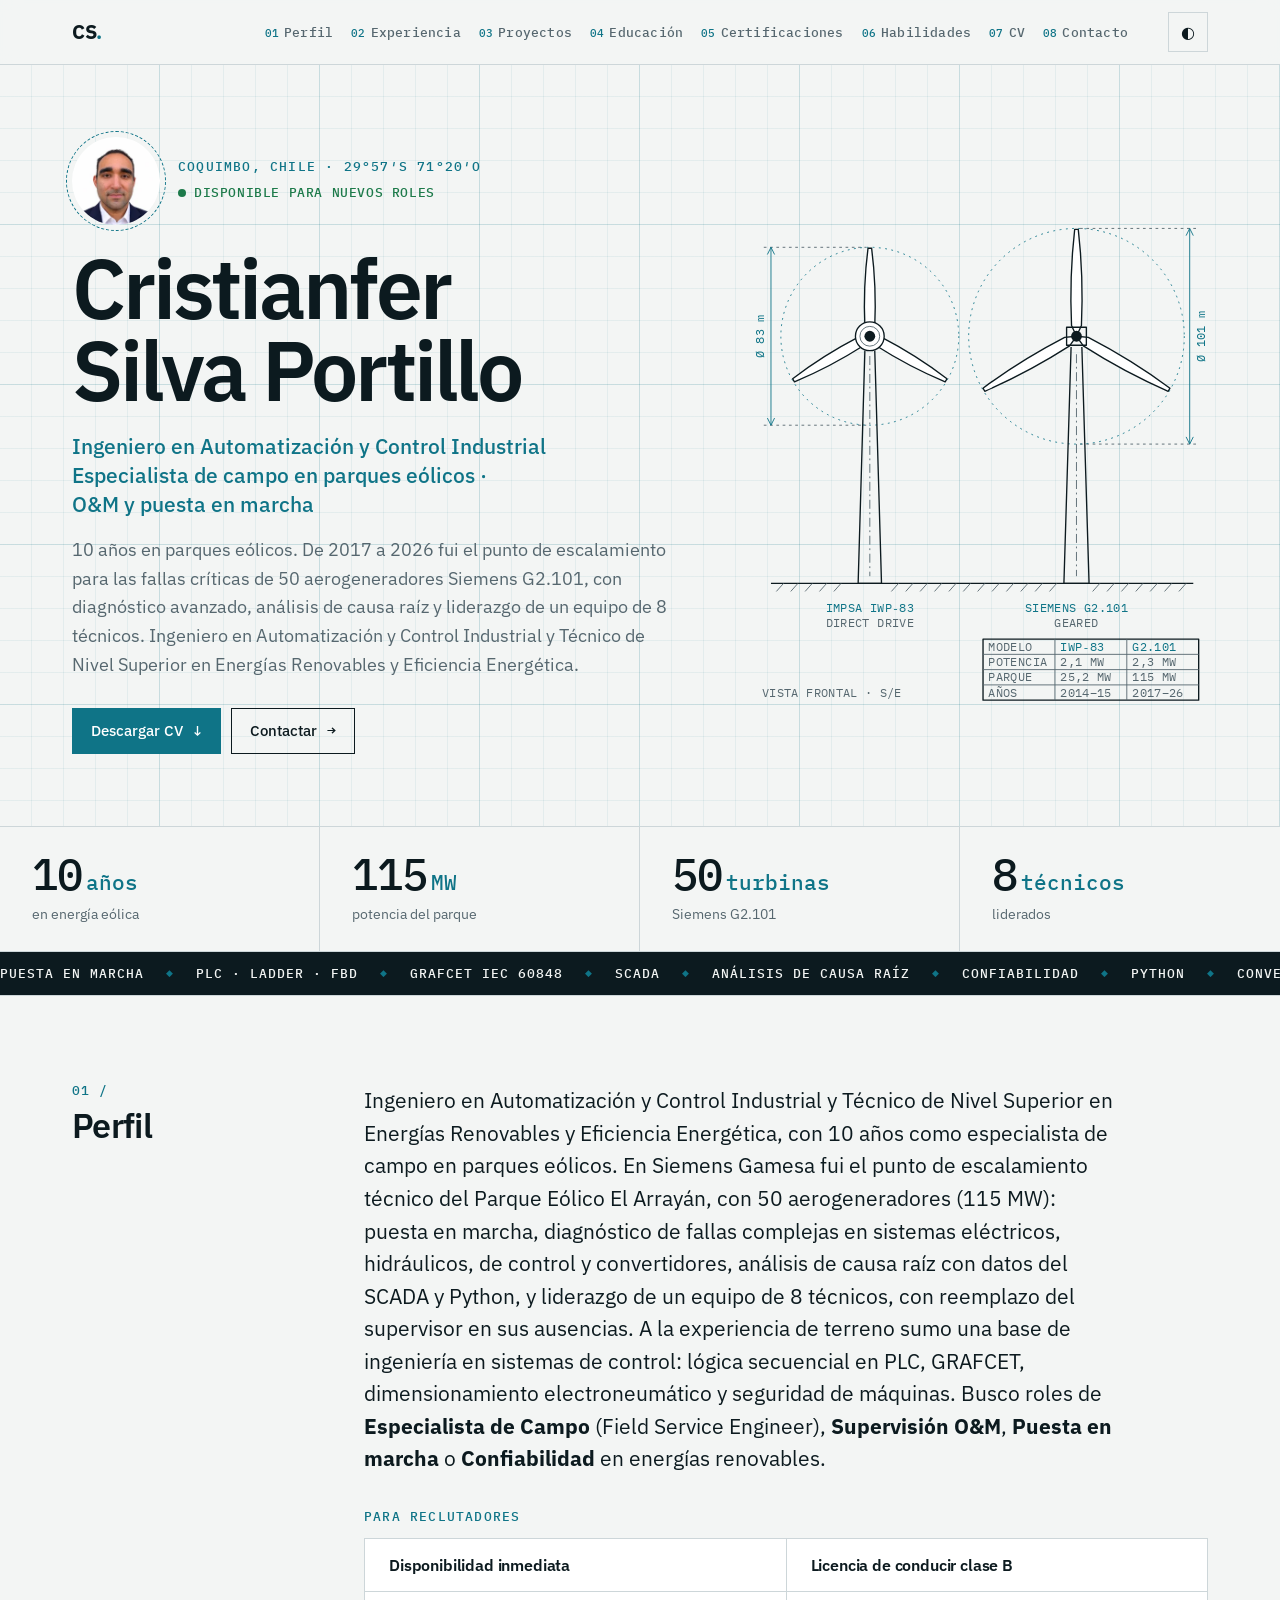
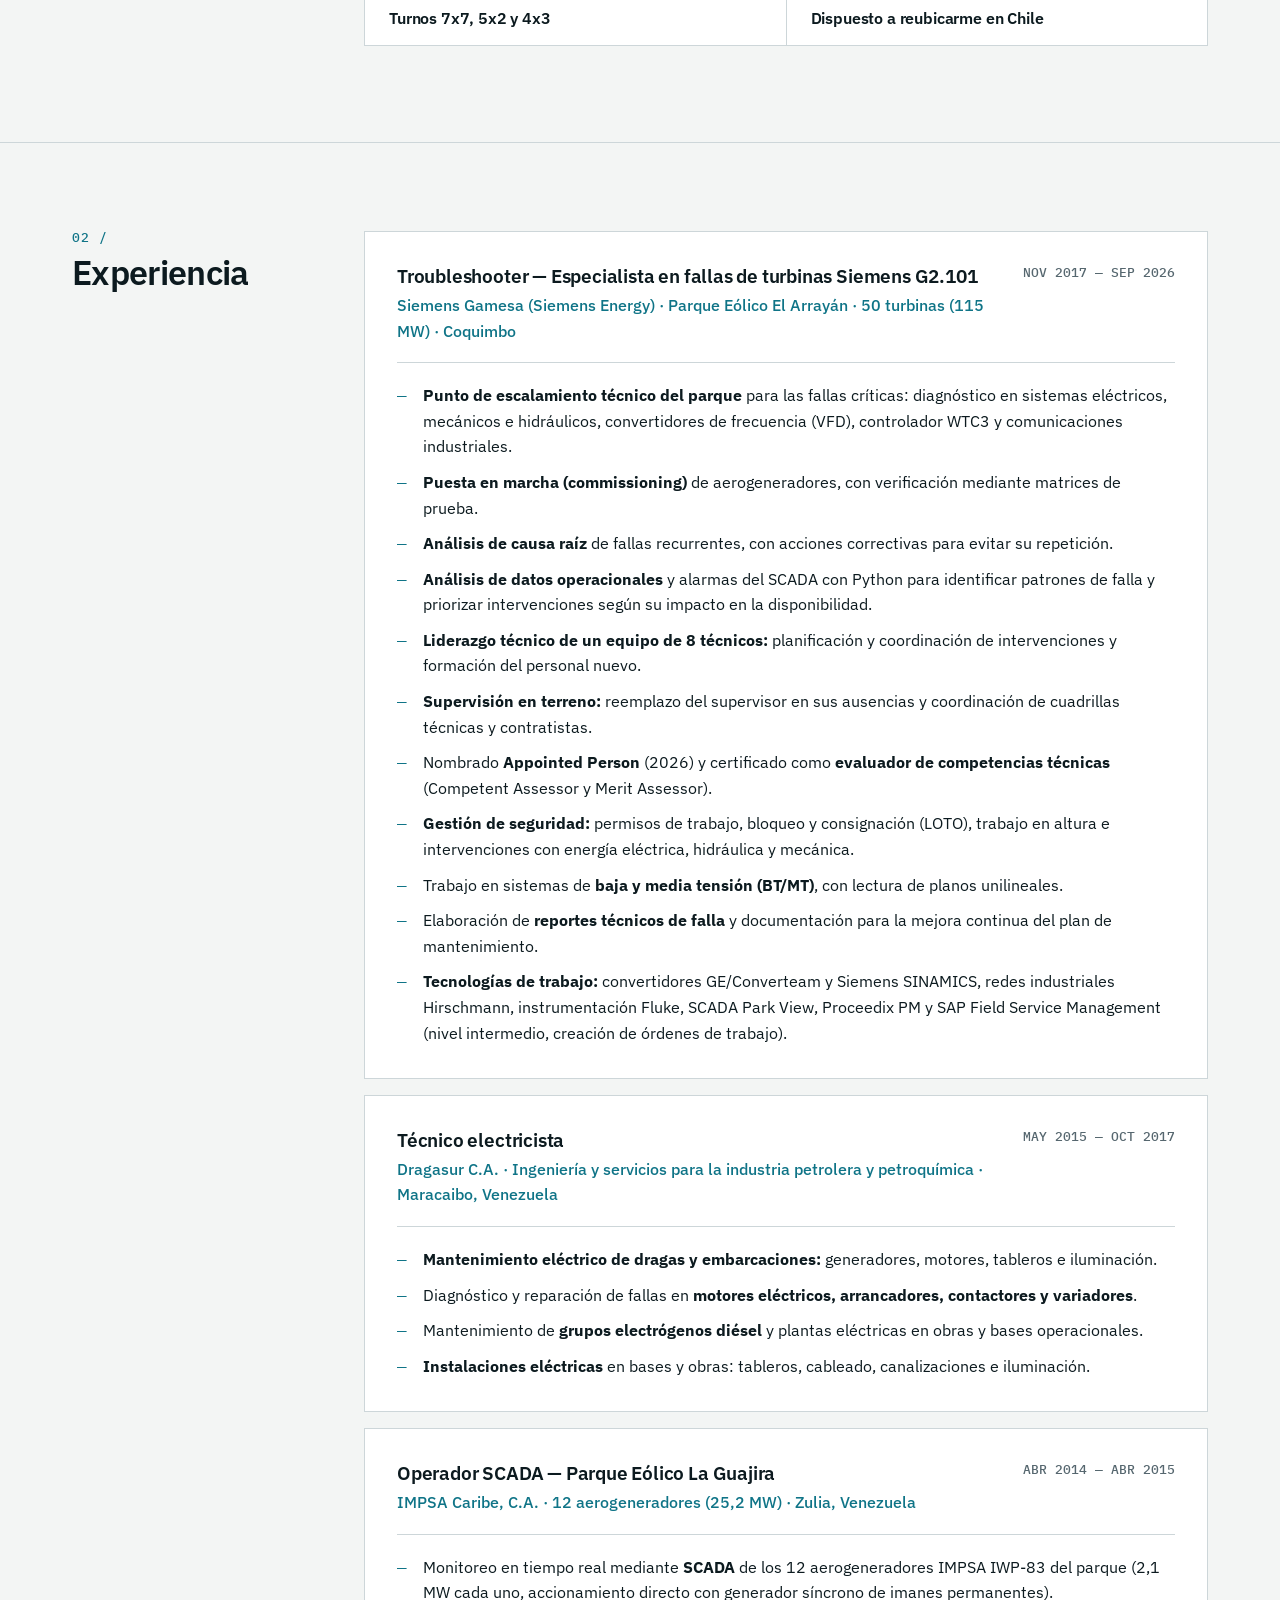
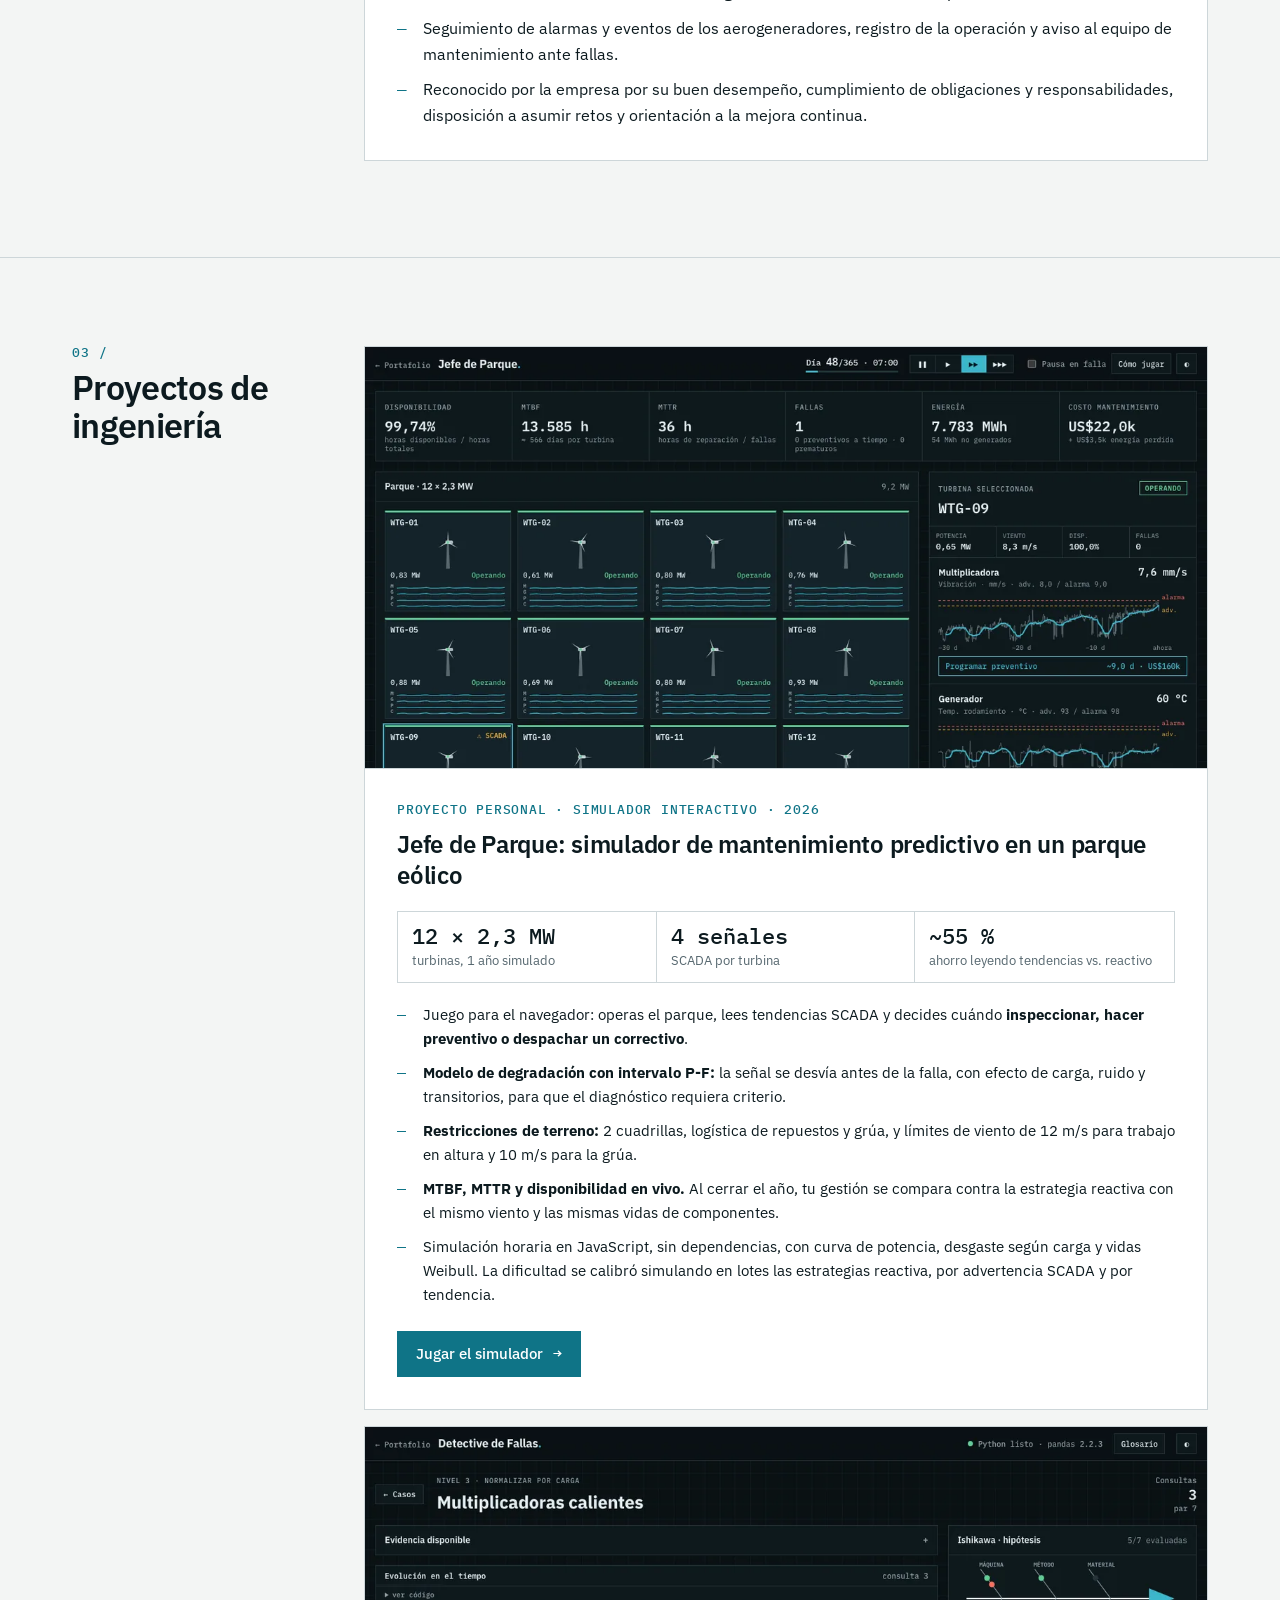
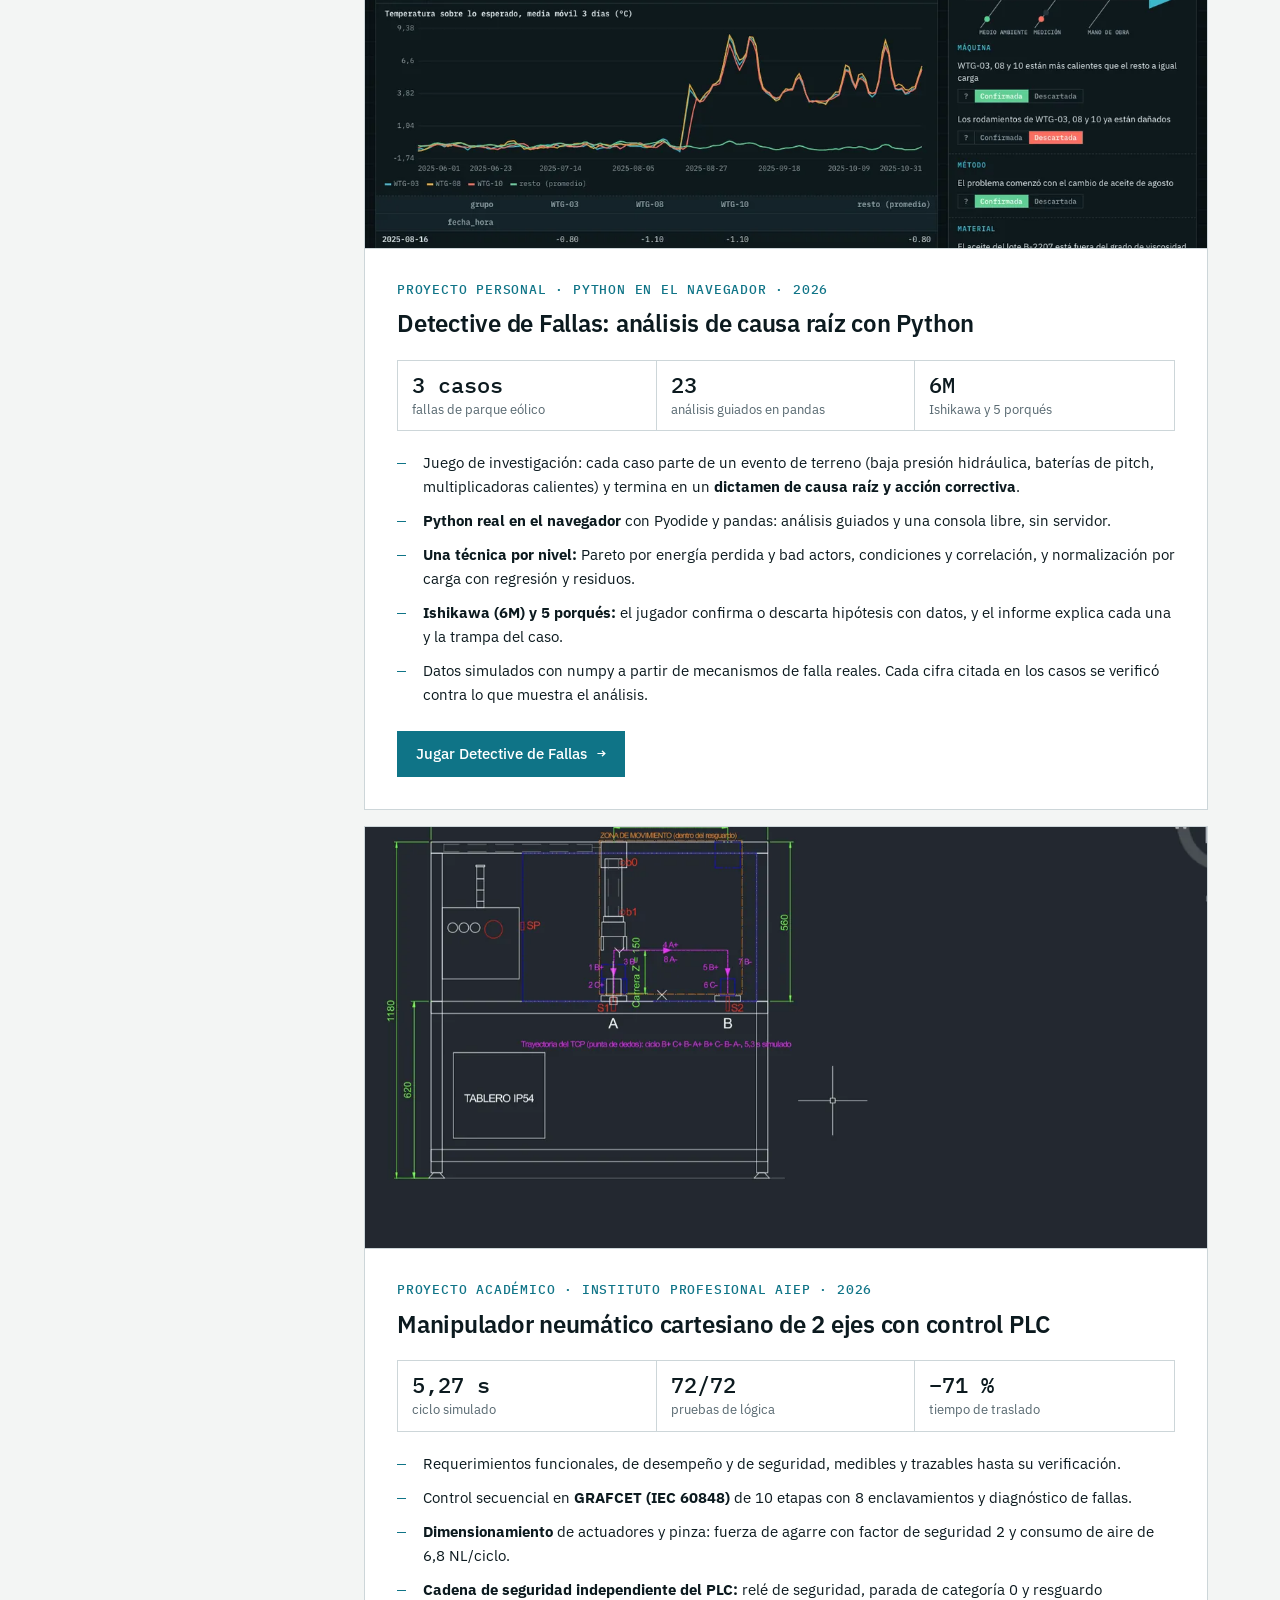
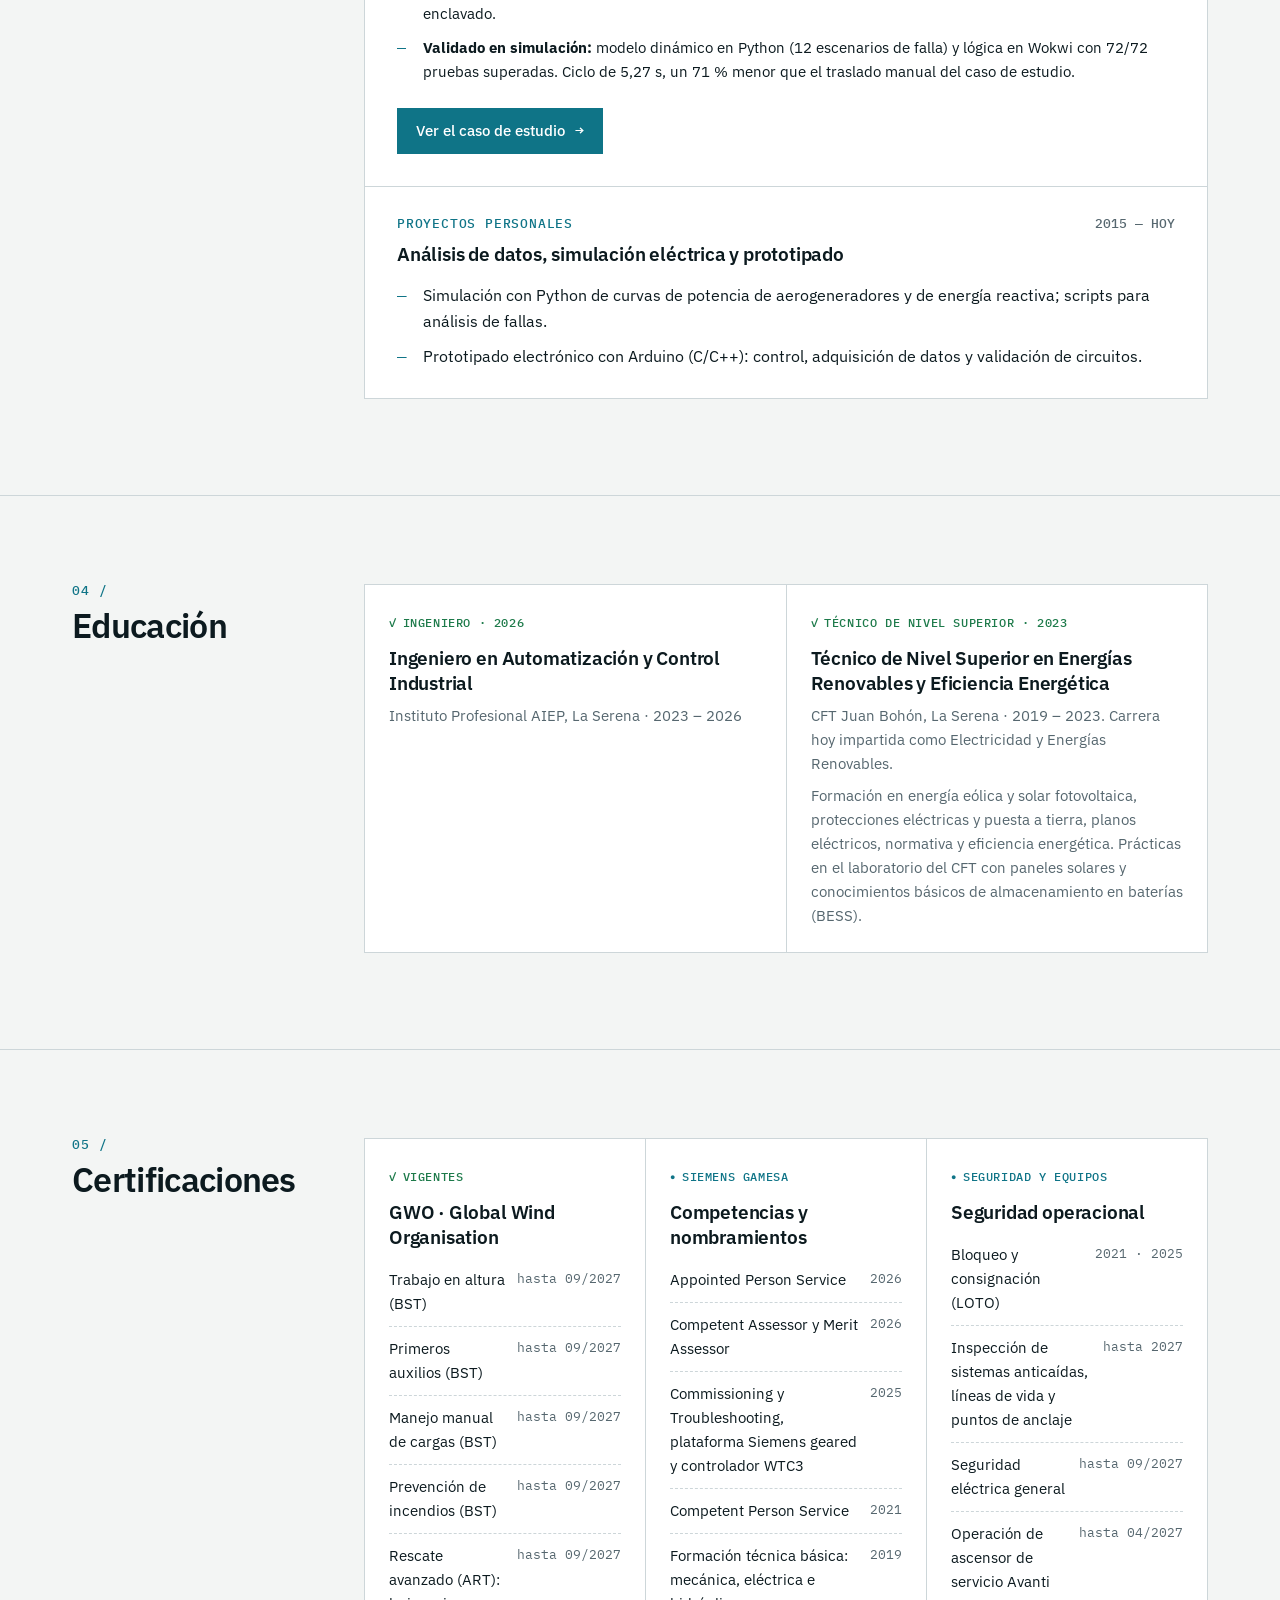
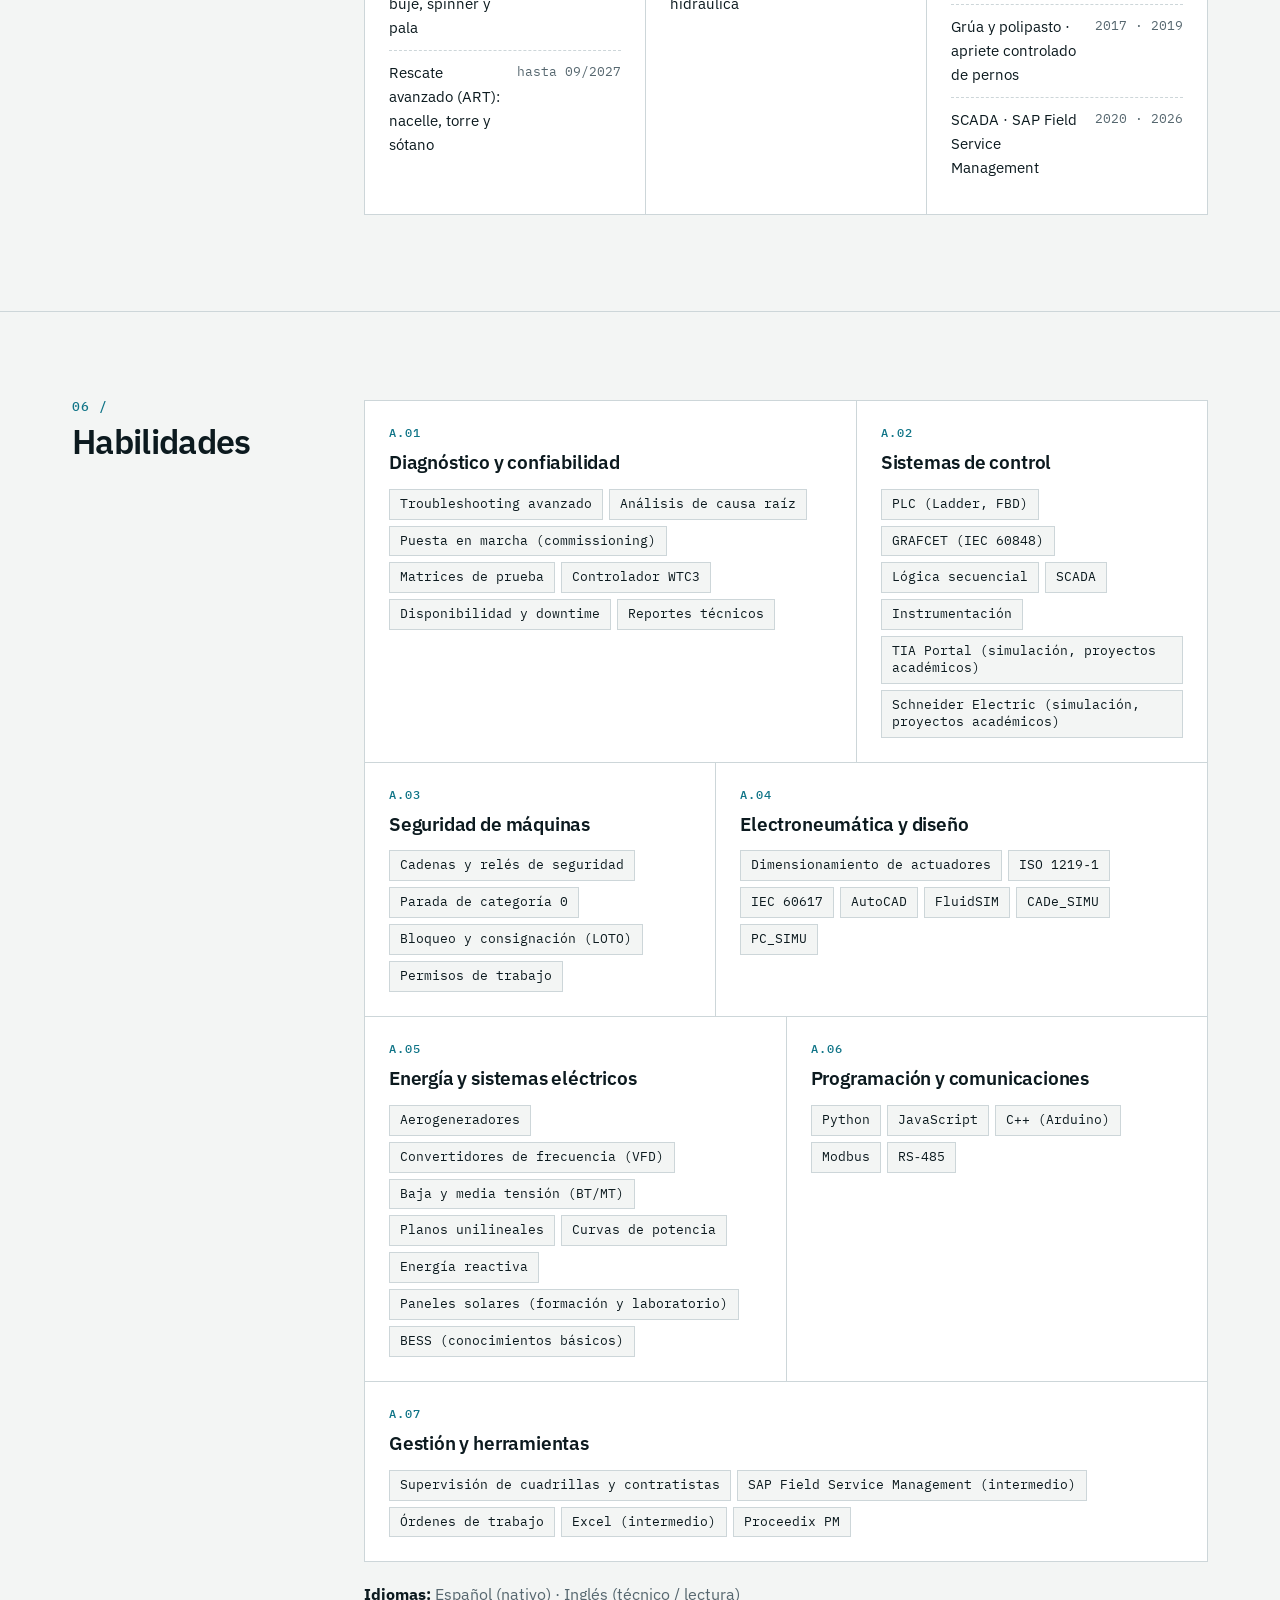
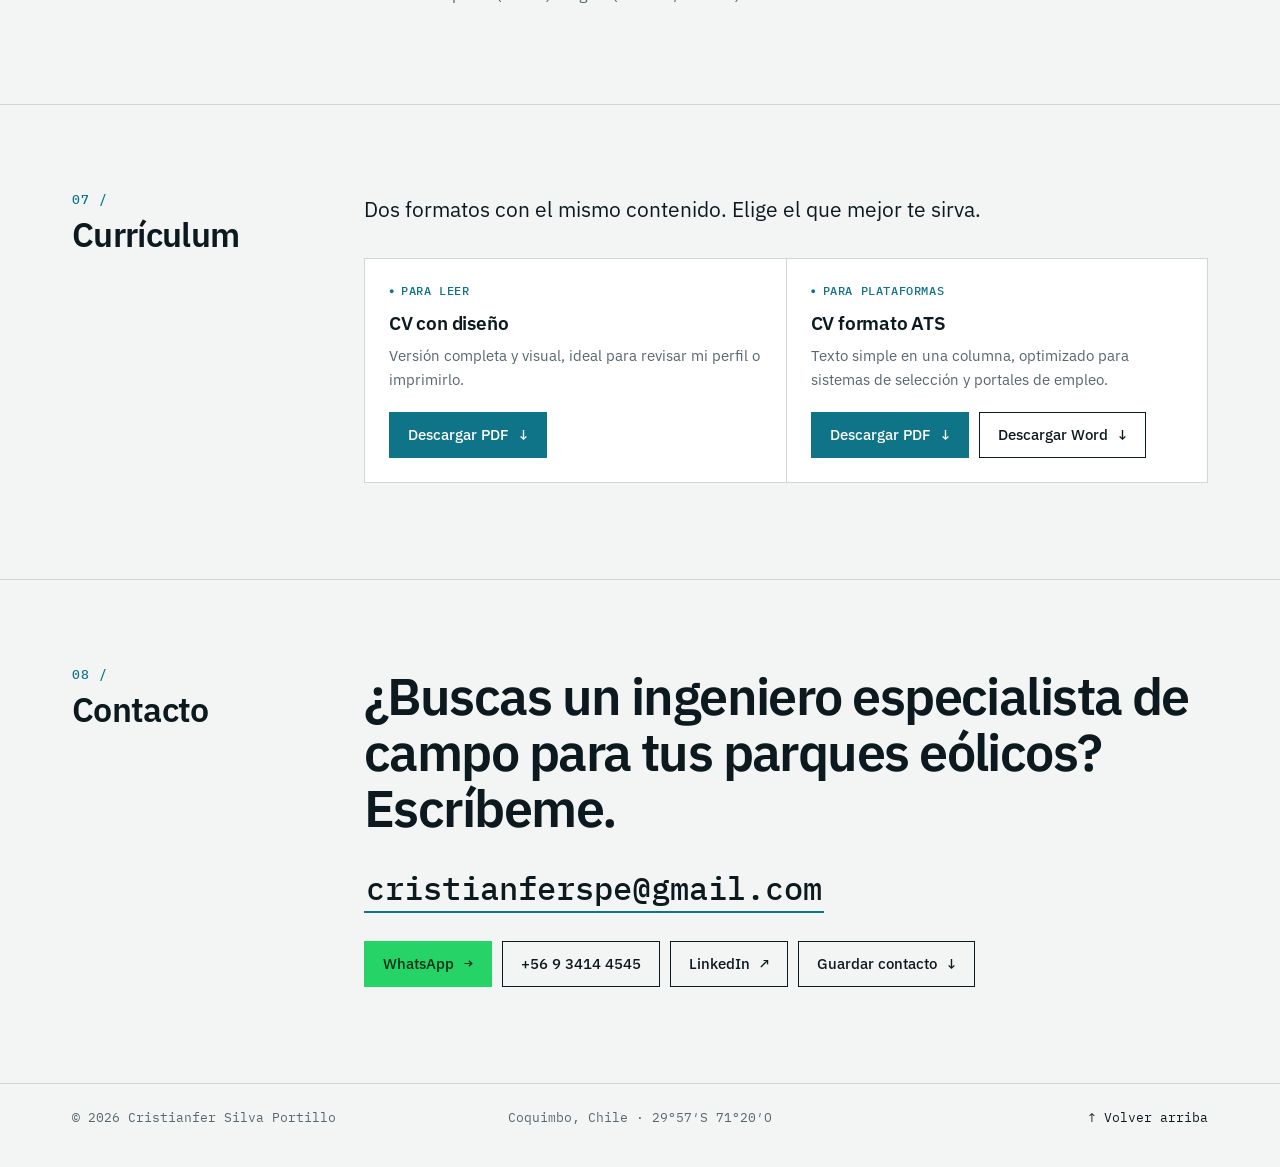
<file: index.html>
<!doctype html>
<html lang="es">
<head>
<meta charset="utf-8">
<meta name="viewport" content="width=device-width, initial-scale=1">
<title>Cristianfer Silva Portillo · Ingeniero en Automatización y Control Industrial · Especialista de campo en parques eólicos</title>
<meta name="description" content="Ingeniero en Automatización y Control Industrial y Técnico de Nivel Superior en Energías Renovables y Eficiencia Energética. Especialista de campo en parques eólicos, O&amp;M y puesta en marcha: 10 años en diagnóstico de fallas, análisis de causa raíz y confiabilidad de aerogeneradores Siemens G2.101. Coquimbo, Chile.">
<link rel="canonical" href="https://cristianferspe-ui.github.io/cristianferspe-ui/">
<meta property="og:type" content="website">
<meta property="og:title" content="Cristianfer Silva Portillo · Ingeniero en Automatización y Control Industrial · Especialista de campo en parques eólicos">
<meta property="og:description" content="10 años en parques eólicos: O&amp;M, puesta en marcha, diagnóstico de fallas críticas, análisis de causa raíz y confiabilidad de aerogeneradores. Ingeniero en Automatización y Control Industrial y Técnico de Nivel Superior en Energías Renovables.">
<meta property="og:url" content="https://cristianferspe-ui.github.io/cristianferspe-ui/">
<meta property="og:image" content="https://cristianferspe-ui.github.io/cristianferspe-ui/og.png?v=5">
<meta property="og:locale" content="es_CL">
<meta name="twitter:card" content="summary_large_image">
<meta name="theme-color" content="#0f7487">
<link rel="icon" href="data:image/svg+xml,<svg xmlns='http://www.w3.org/2000/svg' viewBox='0 0 32 32'><rect width='32' height='32' fill='%230f7487'/><text x='16' y='22' font-family='Arial' font-weight='700' font-size='15' fill='white' text-anchor='middle'>CS</text></svg>">
<link rel="preconnect" href="https://fonts.googleapis.com">
<link rel="preconnect" href="https://fonts.gstatic.com" crossorigin>
<link rel="stylesheet" href="https://fonts.googleapis.com/css2?family=IBM+Plex+Mono:wght@400;500;600&family=IBM+Plex+Sans:wght@400;500;600;700&display=swap">
<link rel="stylesheet" href="styles.css?v=20261121">
<script>
  // Aplica el tema guardado antes de pintar (evita el parpadeo claro/oscuro)
  try { var t = localStorage.getItem('theme'); if (t) document.documentElement.dataset.theme = t; } catch (e) {}
</script>
<script defer src="main.js?v=20261121"></script>
<!-- Datos estructurados: ayudan a Google a identificar a la persona, su cargo y sus perfiles -->
<script type="application/ld+json">
{
  "@context": "https://schema.org",
  "@type": "ProfilePage",
  "url": "https://cristianferspe-ui.github.io/cristianferspe-ui/",
  "inLanguage": "es-CL",
  "mainEntity": {
    "@type": "Person",
    "@id": "https://cristianferspe-ui.github.io/cristianferspe-ui/#persona",
    "name": "Cristianfer Silva Portillo",
    "url": "https://cristianferspe-ui.github.io/cristianferspe-ui/",
    "email": "mailto:cristianferspe@gmail.com",
    "image": "https://cristianferspe-ui.github.io/cristianferspe-ui/img/foto.jpg",
    "jobTitle": "Ingeniero en Automatización y Control Industrial · Especialista de campo en parques eólicos",
    "description": "Especialista de campo con 10 años en parques eólicos: diagnóstico de fallas críticas, análisis de causa raíz y confiabilidad de aerogeneradores Siemens G2.101, liderando un equipo de 8 técnicos. Ingeniero en Automatización y Control Industrial y Técnico de Nivel Superior en Energías Renovables y Eficiencia Energética.",
    "address": { "@type": "PostalAddress", "addressLocality": "Coquimbo", "addressCountry": "CL" },
    "alumniOf": [
      { "@type": "EducationalOrganization", "name": "Instituto Profesional AIEP" },
      { "@type": "EducationalOrganization", "name": "CFT Juan Bohón" },
      { "@type": "Organization", "name": "Siemens Gamesa Renewable Energy" },
      { "@type": "Organization", "name": "IMPSA" }
    ],
    "hasOccupation": {
      "@type": "Occupation",
      "name": "Especialista de campo en parques eólicos (Field Service Engineer)",
      "occupationLocation": { "@type": "Country", "name": "Chile" },
      "skills": "Puesta en marcha de aerogeneradores, troubleshooting, análisis de causa raíz, confiabilidad, SCADA, PLC, convertidores de frecuencia, supervisión de cuadrillas"
    },
    "hasCredential": [
      { "@type": "EducationalOccupationalCredential", "name": "GWO Basic Safety Training (BST)", "credentialCategory": "certificate", "recognizedBy": { "@type": "Organization", "name": "Global Wind Organisation" } },
      { "@type": "EducationalOccupationalCredential", "name": "GWO Advanced Rescue Training (ART)", "credentialCategory": "certificate", "recognizedBy": { "@type": "Organization", "name": "Global Wind Organisation" } },
      { "@type": "EducationalOccupationalCredential", "name": "Ingeniero en Automatización y Control Industrial", "credentialCategory": "degree", "recognizedBy": { "@type": "EducationalOrganization", "name": "Instituto Profesional AIEP" } },
      { "@type": "EducationalOccupationalCredential", "name": "Técnico de Nivel Superior en Energías Renovables y Eficiencia Energética", "credentialCategory": "degree", "recognizedBy": { "@type": "EducationalOrganization", "name": "CFT Juan Bohón" } }
    ],
    "knowsAbout": ["Energía eólica", "Operación y mantenimiento (O&M)", "Puesta en marcha", "Confiabilidad operacional", "Análisis de causa raíz", "PLC", "GRAFCET", "SCADA", "Seguridad de máquinas", "Python", "Convertidores de frecuencia"],
    "knowsLanguage": ["es", "en"],
    "sameAs": ["https://www.linkedin.com/in/cristianfer-silva-portillo"]
  }
}
</script>
</head>
<body>
<a class="skip" href="#perfil">Saltar al contenido</a>
<div class="progress" aria-hidden="true"><span data-progress></span></div>

<header class="nav">
  <div class="wrap nav-inner">
    <a class="logo" href="#inicio" aria-label="Inicio">CS<span>.</span></a>
    <nav class="nav-links" aria-label="Secciones">
      <a href="#perfil"><span>01</span>Perfil</a>
      <a href="#experiencia"><span>02</span>Experiencia</a>
      <a href="#proyectos"><span>03</span>Proyectos</a>
      <a href="#educacion"><span>04</span>Educación</a>
      <a href="#certificaciones"><span>05</span>Certificaciones</a>
      <a href="#habilidades"><span>06</span>Habilidades</a>
      <a href="#cv"><span>07</span>CV</a>
      <a href="#contacto"><span>08</span>Contacto</a>
    </nav>
    <button class="icon-btn theme" id="theme" type="button" aria-label="Cambiar tema claro u oscuro">◐</button>
    <button class="icon-btn menu-btn" id="menu-btn" type="button" aria-label="Abrir menú" aria-expanded="false" aria-controls="mobile-menu"><i></i></button>
  </div>
</header>

<div class="mobile-menu" id="mobile-menu" aria-hidden="true">
  <nav aria-label="Menú móvil">
    <a href="#perfil"><span>01</span>Perfil</a>
    <a href="#experiencia"><span>02</span>Experiencia</a>
    <a href="#proyectos"><span>03</span>Proyectos</a>
    <a href="#educacion"><span>04</span>Educación</a>
    <a href="#certificaciones"><span>05</span>Certificaciones</a>
    <a href="#habilidades"><span>06</span>Habilidades</a>
    <a href="#cv"><span>07</span>Currículum</a>
    <a href="#contacto"><span>08</span>Contacto</a>
  </nav>
  <div class="menu-foot">
    <a class="btn primary sm" href="CV_Cristianfer_Silva_Portillo.pdf" download data-goatcounter-click="cv-diseno-menu">Descargar CV</a>
    <a class="btn sm" href="mailto:cristianferspe@gmail.com">Escribirme</a>
  </div>
</div>

<main id="inicio">
  <section class="hero blueprint" data-hero>
    <div class="wrap hero-inner">
      <div class="hero-text">
        <div class="id rise" style="--d:0">
          <img class="avatar" src="img/foto-192.webp" srcset="img/foto-192.webp 2x, img/foto-288.webp 3x" alt="Cristianfer Silva Portillo" width="88" height="88" fetchpriority="high">
          <div>
            <p class="kicker">Coquimbo, Chile · 29°57′S 71°20′O</p>
            <a class="avail" href="#contacto">Disponible para nuevos roles</a>
          </div>
        </div>
        <h1 class="rise" style="--d:1">Cristianfer<br>Silva Portillo</h1>
        <p class="role rise" style="--d:2">Ingeniero en Automatización y Control Industrial<br>Especialista de campo en parques eólicos · <span style="white-space:nowrap">O&amp;M y puesta en marcha</span></p>
        <p class="intro rise" style="--d:3">10 años en parques eólicos. De 2017 a 2026 fui el punto de escalamiento para las fallas críticas de 50 aerogeneradores Siemens G2.101, con diagnóstico avanzado, análisis de causa raíz y liderazgo de un equipo de 8 técnicos. Ingeniero en Automatización y Control Industrial y Técnico de Nivel Superior en Energías Renovables y Eficiencia Energética.</p>
        <div class="cta rise" style="--d:4">
          <a class="btn primary" href="CV_Cristianfer_Silva_Portillo.pdf" download data-goatcounter-click="cv-diseno-portada">Descargar CV <span class="arr">↓</span></a>
          <a class="btn" href="#contacto">Contactar <span class="arr">→</span></a>
        </div>
      </div>

      <div class="hero-art rise" style="--d:3" aria-hidden="true">
        <svg class="drawing duo" viewBox="0 0 506 574">
          <!-- Dos turbinas de la carrera, rotores a la misma escala (83 / 101 m) -->

          <!-- IMPSA IWP-83 · La Guajira, Venezuela (2014–2015) -->
          <line class="thin" x1="12" y1="66" x2="126" y2="66" stroke-dasharray="3 4"/>
          <line class="thin" x1="12" y1="264" x2="126" y2="264" stroke-dasharray="3 4"/>
          <line class="acc" x1="20" y1="66" x2="20" y2="264"/>
          <path class="acc" d="M16 74 L20 66 L24 74 M16 256 L20 264 L24 256"/>
          <text class="k" x="12" y="165" transform="rotate(-90 12 165)" text-anchor="middle">Ø 83 m</text>
          <circle class="acc" cx="130" cy="165" r="99" stroke-dasharray="2 5"/>
          <path class="ln draw-in" d="M124.5 181 L117 440 L143 440 L135.5 181"/>
          <line class="thin" x1="130" y1="187" x2="130" y2="432" stroke-dasharray="10 4 2 4"/>
          <g class="rotor fast" style="transform-origin: 130px 165px">
            <path class="blade" d="M130 165 L124.5 154 Q122.5 110 128 67 L132 67 Q137.5 110 135.5 154 Z"/>
            <path class="blade" d="M130 165 L124.5 154 Q122.5 110 128 67 L132 67 Q137.5 110 135.5 154 Z" transform="rotate(120 130 165)"/>
            <path class="blade" d="M130 165 L124.5 154 Q122.5 110 128 67 L132 67 Q137.5 110 135.5 154 Z" transform="rotate(240 130 165)"/>
          </g>
          <!-- generador de imanes permanentes en anillo: accionamiento directo -->
          <circle class="ln gen" cx="130" cy="165" r="16"/>
          <circle class="thin" cx="130" cy="165" r="11"/>
          <circle class="hub" cx="130" cy="165" r="6"/>

          <!-- Siemens G2.101 · Coquimbo, Chile (2017–2026) -->
          <line class="thin" x1="364" y1="45" x2="494" y2="45" stroke-dasharray="3 4"/>
          <line class="thin" x1="364" y1="285" x2="494" y2="285" stroke-dasharray="3 4"/>
          <line class="acc" x1="486" y1="45" x2="486" y2="285"/>
          <path class="acc" d="M482 53 L486 45 L490 53 M482 277 L486 285 L490 277"/>
          <text class="k" x="503" y="165" transform="rotate(-90 503 165)" text-anchor="middle">Ø 101 m</text>
          <circle class="acc" cx="360" cy="165" r="120" stroke-dasharray="2 5"/>
          <path class="ln draw-in" d="M354 177 L346 440 L374 440 L366 177"/>
          <line class="thin" x1="360" y1="185" x2="360" y2="432" stroke-dasharray="10 4 2 4"/>
          <g class="rotor" style="transform-origin: 360px 165px">
            <path class="blade" d="M360 165 L354.5 153 Q352 99 358 46 L362 46 Q368 99 365.5 153 Z"/>
            <path class="blade" d="M360 165 L354.5 153 Q352 99 358 46 L362 46 Q368 99 365.5 153 Z" transform="rotate(120 360 165)"/>
            <path class="blade" d="M360 165 L354.5 153 Q352 99 358 46 L362 46 Q368 99 365.5 153 Z" transform="rotate(240 360 165)"/>
          </g>
          <rect class="ln" x="349" y="155" width="22" height="20" fill="none"/>
          <circle class="hub" cx="360" cy="165" r="6"/>

          <!-- terreno y rótulos de cada turbina -->
          <line class="ln" x1="20" y1="440" x2="490" y2="440"/>
          <path class="thin" d="M34 440 l-8 9 M50 440 l-8 9 M66 440 l-8 9 M82 440 l-8 9 M98 440 l-8 9 M162 440 l-8 9 M178 440 l-8 9 M194 440 l-8 9 M210 440 l-8 9 M226 440 l-8 9 M242 440 l-8 9 M258 440 l-8 9 M274 440 l-8 9 M290 440 l-8 9 M306 440 l-8 9 M322 440 l-8 9 M338 440 l-8 9 M386 440 l-8 9 M402 440 l-8 9 M418 440 l-8 9 M434 440 l-8 9 M450 440 l-8 9 M466 440 l-8 9 M482 440 l-8 9"/>
          <text class="k" x="130" y="472" text-anchor="middle">IMPSA IWP‑83</text>
          <text x="130" y="489" text-anchor="middle">DIRECT DRIVE</text>
          <text class="k" x="360" y="472" text-anchor="middle">SIEMENS G2.101</text>
          <text x="360" y="489" text-anchor="middle">GEARED</text>

          <!-- cajetín comparativo -->
          <rect class="ln" x="256" y="502" width="240" height="68"/>
          <line class="thin" x1="256" y1="519" x2="496" y2="519"/>
          <line class="thin" x1="256" y1="536" x2="496" y2="536"/>
          <line class="thin" x1="256" y1="553" x2="496" y2="553"/>
          <line class="thin" x1="336" y1="502" x2="336" y2="570"/>
          <line class="thin" x1="416" y1="502" x2="416" y2="570"/>
          <text x="262" y="515">MODELO</text><text x="342" y="515" class="k">IWP‑83</text><text x="422" y="515" class="k">G2.101</text>
          <text x="262" y="532">POTENCIA</text><text x="342" y="532">2,1 MW</text><text x="422" y="532">2,3 MW</text>
          <text x="262" y="549">PARQUE</text><text x="342" y="549">25,2 MW</text><text x="422" y="549">115 MW</text>
          <text x="262" y="566">AÑOS</text><text x="342" y="566">2014–15</text><text x="422" y="566">2017–26</text>
          <text x="10" y="566">VISTA FRONTAL · S/E</text>
        </svg>
      </div>
    </div>

    <ul class="stats">
      <li><strong><span data-count="10">10</span><small>años</small></strong><span>en energía eólica</span></li>
      <li><strong><span data-count="115">115</span><small>MW</small></strong><span>potencia del parque</span></li>
      <li><strong><span data-count="50">50</span><small>turbinas</small></strong><span>Siemens G2.101</span></li>
      <li><strong><span data-count="8">8</span><small>técnicos</small></strong><span>liderados</span></li>
    </ul>
    <div class="crosshair" aria-hidden="true"><i class="h"></i><i class="v"></i><span class="tag"></span></div>
  </section>

  <div class="marquee" aria-label="Áreas de trabajo">
    <div class="marquee-track">
      <ul>
        <li>Puesta en marcha</li><li>PLC · Ladder · FBD</li><li>GRAFCET IEC 60848</li><li>SCADA</li><li>Análisis de causa raíz</li><li>Confiabilidad</li><li>Python</li><li>Convertidores VFD</li><li>Bloqueo y consignación</li><li>Modbus · RS‑485</li><li>Seguridad de máquinas</li><li>AutoCAD</li><li>GWO</li>
      </ul>
      <ul aria-hidden="true">
        <li>Puesta en marcha</li><li>PLC · Ladder · FBD</li><li>GRAFCET IEC 60848</li><li>SCADA</li><li>Análisis de causa raíz</li><li>Confiabilidad</li><li>Python</li><li>Convertidores VFD</li><li>Bloqueo y consignación</li><li>Modbus · RS‑485</li><li>Seguridad de máquinas</li><li>AutoCAD</li><li>GWO</li>
      </ul>
    </div>
  </div>

  <section id="perfil" class="section">
    <div class="wrap section-grid">
      <div class="section-label"><span class="num">01 /</span><h2>Perfil</h2></div>
      <div class="section-body">
        <p class="lead" data-reveal>Ingeniero en Automatización y Control Industrial y Técnico de Nivel Superior en Energías Renovables y Eficiencia Energética, con 10 años como especialista de campo en parques eólicos. En Siemens Gamesa fui el punto de escalamiento técnico del Parque Eólico El Arrayán, con 50 aerogeneradores (115 MW): puesta en marcha, diagnóstico de fallas complejas en sistemas eléctricos, hidráulicos, de control y convertidores, análisis de causa raíz con datos del SCADA y Python, y liderazgo de un equipo de 8 técnicos, con reemplazo del supervisor en sus ausencias. A la experiencia de terreno sumo una base de ingeniería en sistemas de control: lógica secuencial en PLC, GRAFCET, dimensionamiento electroneumático y seguridad de máquinas. Busco roles de <strong>Especialista de Campo</strong> (Field Service Engineer), <strong>Supervisión O&amp;M</strong>, <strong>Puesta en marcha</strong> o <strong>Confiabilidad</strong> en energías renovables.</p>
        <p class="kicker recl-label" data-reveal>Para reclutadores</p>
        <div class="cells c2 recl" data-reveal>
          <div><h3>Disponibilidad inmediata</h3></div>
          <div><h3>Licencia de conducir clase B</h3></div>
          <div><h3>Turnos 7x7, 5x2 y 4x3</h3></div>
          <div><h3>Dispuesto a reubicarme en Chile</h3></div>
        </div>
      </div>
    </div>
  </section>

  <section id="experiencia" class="section">
    <div class="wrap section-grid">
      <div class="section-label"><span class="num">02 /</span><h2>Experiencia</h2></div>
      <div class="section-body">
        <article class="job" data-reveal>
          <div class="job-head">
            <div>
              <h3>Troubleshooter — Especialista en fallas de turbinas Siemens G2.101</h3>
              <p class="org">Siemens Gamesa (Siemens Energy) · Parque Eólico El Arrayán · 50 turbinas (115 MW) · Coquimbo</p>
            </div>
            <span class="date">NOV 2017 — SEP 2026</span>
          </div>
          <ul class="dash">
            <li><strong>Punto de escalamiento técnico del parque</strong> para las fallas críticas: diagnóstico en sistemas eléctricos, mecánicos e hidráulicos, convertidores de frecuencia (VFD), controlador WTC3 y comunicaciones industriales.</li>
            <li><strong>Puesta en marcha (commissioning)</strong> de aerogeneradores, con verificación mediante matrices de prueba.</li>
            <li><strong>Análisis de causa raíz</strong> de fallas recurrentes, con acciones correctivas para evitar su repetición.</li>
            <li><strong>Análisis de datos operacionales</strong> y alarmas del SCADA con Python para identificar patrones de falla y priorizar intervenciones según su impacto en la disponibilidad.</li>
            <li><strong>Liderazgo técnico de un equipo de 8 técnicos:</strong> planificación y coordinación de intervenciones y formación del personal nuevo.</li>
            <li><strong>Supervisión en terreno:</strong> reemplazo del supervisor en sus ausencias y coordinación de cuadrillas técnicas y contratistas.</li>
            <li>Nombrado <strong>Appointed Person</strong> (2026) y certificado como <strong>evaluador de competencias técnicas</strong> (Competent Assessor y Merit Assessor).</li>
            <li><strong>Gestión de seguridad:</strong> permisos de trabajo, bloqueo y consignación (LOTO), trabajo en altura e intervenciones con energía eléctrica, hidráulica y mecánica.</li>
            <li>Trabajo en sistemas de <strong>baja y media tensión (BT/MT)</strong>, con lectura de planos unilineales.</li>
            <li>Elaboración de <strong>reportes técnicos de falla</strong> y documentación para la mejora continua del plan de mantenimiento.</li>
            <li><strong>Tecnologías de trabajo:</strong> convertidores GE/Converteam y Siemens SINAMICS, redes industriales Hirschmann, instrumentación Fluke, SCADA Park View, Proceedix PM y SAP Field Service Management (nivel intermedio, creación de órdenes de trabajo).</li>
          </ul>
        </article>
        <article class="job" data-reveal>
          <div class="job-head">
            <div>
              <h3>Técnico electricista</h3>
              <p class="org">Dragasur C.A. · Ingeniería y servicios para la industria petrolera y petroquímica · Maracaibo, Venezuela</p>
            </div>
            <span class="date">MAY 2015 — OCT 2017</span>
          </div>
          <ul class="dash">
            <li><strong>Mantenimiento eléctrico de dragas y embarcaciones:</strong> generadores, motores, tableros e iluminación.</li>
            <li>Diagnóstico y reparación de fallas en <strong>motores eléctricos, arrancadores, contactores y variadores</strong>.</li>
            <li>Mantenimiento de <strong>grupos electrógenos diésel</strong> y plantas eléctricas en obras y bases operacionales.</li>
            <li><strong>Instalaciones eléctricas</strong> en bases y obras: tableros, cableado, canalizaciones e iluminación.</li>
          </ul>
        </article>
        <article class="job" data-reveal>
          <div class="job-head">
            <div>
              <h3>Operador SCADA — Parque Eólico La Guajira</h3>
              <p class="org">IMPSA Caribe, C.A. · 12 aerogeneradores (25,2 MW) · Zulia, Venezuela</p>
            </div>
            <span class="date">ABR 2014 — ABR 2015</span>
          </div>
          <ul class="dash">
            <li>Monitoreo en tiempo real mediante <strong>SCADA</strong> de los 12 aerogeneradores IMPSA IWP‑83 del parque (2,1 MW cada uno, accionamiento directo con generador síncrono de imanes permanentes).</li>
            <li>Seguimiento de alarmas y eventos de los aerogeneradores, registro de la operación y aviso al equipo de mantenimiento ante fallas.</li>
            <li>Reconocido por la empresa por su buen desempeño, cumplimiento de obligaciones y responsabilidades, disposición a asumir retos y orientación a la mejora continua.</li>
          </ul>
        </article>
      </div>
    </div>
  </section>

  <section id="proyectos" class="section">
    <div class="wrap section-grid">
      <div class="section-label"><span class="num">03 /</span><h2>Proyectos de ingeniería</h2></div>
      <div class="section-body">
        <article class="feature" data-reveal>
          <a class="feature-img top" href="proyectos/jefe-de-parque/" tabindex="-1" aria-hidden="true">
            <img src="proyectos/jefe-de-parque/img/captura-800.webp" srcset="proyectos/jefe-de-parque/img/captura-800.webp 800w, proyectos/jefe-de-parque/img/captura-1200.webp 1200w" sizes="(min-width: 1200px) 845px, (min-width: 960px) 72vw, 100vw" alt="" loading="lazy" width="800" height="500">
          </a>
          <div class="feature-body">
            <p class="meta">Proyecto personal · Simulador interactivo · 2026</p>
            <h3>Jefe de Parque: simulador de mantenimiento predictivo en un parque eólico</h3>
            <div class="figures">
              <div><strong>12 × 2,3 MW</strong><span>turbinas, 1 año simulado</span></div>
              <div><strong>4 señales</strong><span>SCADA por turbina</span></div>
              <div><strong>~55 %</strong><span>ahorro leyendo tendencias vs. reactivo</span></div>
            </div>
            <ul class="dash">
              <li>Juego para el navegador: operas el parque, lees tendencias SCADA y decides cuándo <strong>inspeccionar, hacer preventivo o despachar un correctivo</strong>.</li>
              <li><strong>Modelo de degradación con intervalo P-F:</strong> la señal se desvía antes de la falla, con efecto de carga, ruido y transitorios, para que el diagnóstico requiera criterio.</li>
              <li><strong>Restricciones de terreno:</strong> 2 cuadrillas, logística de repuestos y grúa, y límites de viento de 12 m/s para trabajo en altura y 10 m/s para la grúa.</li>
              <li><strong>MTBF, MTTR y disponibilidad en vivo.</strong> Al cerrar el año, tu gestión se compara contra la estrategia reactiva con el mismo viento y las mismas vidas de componentes.</li>
              <li>Simulación horaria en JavaScript, sin dependencias, con curva de potencia, desgaste según carga y vidas Weibull. La dificultad se calibró simulando en lotes las estrategias reactiva, por advertencia SCADA y por tendencia.</li>
            </ul>
            <div class="cta">
              <a class="btn primary" href="proyectos/jefe-de-parque/">Jugar el simulador <span class="arr">→</span></a>
            </div>
          </div>
        </article>
        <article class="feature" data-reveal>
          <a class="feature-img top" href="proyectos/detective-de-fallas/" tabindex="-1" aria-hidden="true">
            <img src="proyectos/detective-de-fallas/img/captura-800.webp" srcset="proyectos/detective-de-fallas/img/captura-800.webp 800w, proyectos/detective-de-fallas/img/captura-1200.webp 1200w" sizes="(min-width: 1200px) 845px, (min-width: 960px) 72vw, 100vw" alt="" loading="lazy" width="800" height="500">
          </a>
          <div class="feature-body">
            <p class="meta">Proyecto personal · Python en el navegador · 2026</p>
            <h3>Detective de Fallas: análisis de causa raíz con Python</h3>
            <div class="figures">
              <div><strong>3 casos</strong><span>fallas de parque eólico</span></div>
              <div><strong>23</strong><span>análisis guiados en pandas</span></div>
              <div><strong>6M</strong><span>Ishikawa y 5 porqués</span></div>
            </div>
            <ul class="dash">
              <li>Juego de investigación: cada caso parte de un evento de terreno (baja presión hidráulica, baterías de pitch, multiplicadoras calientes) y termina en un <strong>dictamen de causa raíz y acción correctiva</strong>.</li>
              <li><strong>Python real en el navegador</strong> con Pyodide y pandas: análisis guiados y una consola libre, sin servidor.</li>
              <li><strong>Una técnica por nivel:</strong> Pareto por energía perdida y bad actors, condiciones y correlación, y normalización por carga con regresión y residuos.</li>
              <li><strong>Ishikawa (6M) y 5 porqués:</strong> el jugador confirma o descarta hipótesis con datos, y el informe explica cada una y la trampa del caso.</li>
              <li>Datos simulados con numpy a partir de mecanismos de falla reales. Cada cifra citada en los casos se verificó contra lo que muestra el análisis.</li>
            </ul>
            <div class="cta">
              <a class="btn primary" href="proyectos/detective-de-fallas/">Jugar Detective de Fallas <span class="arr">→</span></a>
            </div>
          </div>
        </article>
        <article class="feature" data-reveal>
          <a class="feature-img" href="proyectos/manipulador/" tabindex="-1" aria-hidden="true">
            <img src="proyectos/manipulador/img/plano_autocad-800.webp" srcset="proyectos/manipulador/img/plano_autocad-800.webp 800w, proyectos/manipulador/img/plano_autocad-1200.webp 1200w" sizes="(min-width: 1200px) 845px, (min-width: 960px) 72vw, 100vw" alt="" loading="lazy" width="800" height="674">
          </a>
          <div class="feature-body">
            <p class="meta">Proyecto académico · Instituto Profesional AIEP · 2026</p>
            <h3>Manipulador neumático cartesiano de 2 ejes con control PLC</h3>
            <div class="figures">
              <div><strong>5,27 s</strong><span>ciclo simulado</span></div>
              <div><strong>72/72</strong><span>pruebas de lógica</span></div>
              <div><strong>−71 %</strong><span>tiempo de traslado</span></div>
            </div>
            <ul class="dash">
              <li>Requerimientos funcionales, de desempeño y de seguridad, medibles y trazables hasta su verificación.</li>
              <li>Control secuencial en <strong>GRAFCET (IEC 60848)</strong> de 10 etapas con 8 enclavamientos y diagnóstico de fallas.</li>
              <li><strong>Dimensionamiento</strong> de actuadores y pinza: fuerza de agarre con factor de seguridad 2 y consumo de aire de 6,8 NL/ciclo.</li>
              <li><strong>Cadena de seguridad independiente del PLC:</strong> relé de seguridad, parada de categoría 0 y resguardo enclavado.</li>
              <li><strong>Validado en simulación:</strong> modelo dinámico en Python (12 escenarios de falla) y lógica en Wokwi con 72/72 pruebas superadas. Ciclo de 5,27 s, un 71 % menor que el traslado manual del caso de estudio.</li>
            </ul>
            <div class="cta">
              <a class="btn primary" href="proyectos/manipulador/">Ver el caso de estudio <span class="arr">→</span></a>
            </div>
          </div>
        </article>
        <article class="project-2" data-reveal>
          <div class="job-head" style="border:0;padding:0;margin:0">
            <div>
              <p class="meta">Proyectos personales</p>
              <h3>Análisis de datos, simulación eléctrica y prototipado</h3>
            </div>
            <span class="date">2015 — HOY</span>
          </div>
          <ul class="dash">
            <li>Simulación con Python de curvas de potencia de aerogeneradores y de energía reactiva; scripts para análisis de fallas.</li>
            <li>Prototipado electrónico con Arduino (C/C++): control, adquisición de datos y validación de circuitos.</li>
          </ul>
        </article>
      </div>
    </div>
  </section>

  <section id="educacion" class="section">
    <div class="wrap section-grid">
      <div class="section-label"><span class="num">04 /</span><h2>Educación</h2></div>
      <div class="section-body">
        <div class="cells c2">
          <article data-reveal>
            <div class="cell-top"><span class="status ok">Ingeniero · 2026</span></div>
            <h3>Ingeniero en Automatización y Control Industrial</h3>
            <p>Instituto Profesional AIEP, La Serena · 2023 – 2026</p>
          </article>
          <article data-reveal>
            <div class="cell-top"><span class="status ok">Técnico de Nivel Superior · 2023</span></div>
            <h3>Técnico de Nivel Superior en Energías Renovables y Eficiencia Energética</h3>
            <p>CFT Juan Bohón, La Serena · 2019 – 2023. Carrera hoy impartida como Electricidad y Energías Renovables.</p>
            <p>Formación en energía eólica y solar fotovoltaica, protecciones eléctricas y puesta a tierra, planos eléctricos, normativa y eficiencia energética. Prácticas en el laboratorio del CFT con paneles solares y conocimientos básicos de almacenamiento en baterías (BESS).</p>
          </article>
        </div>
      </div>
    </div>
  </section>

  <section id="certificaciones" class="section">
    <div class="wrap section-grid">
      <div class="section-label"><span class="num">05 /</span><h2>Certificaciones</h2></div>
      <div class="section-body">
        <div class="cells c3 certs">
          <article data-reveal>
            <span class="status ok">Vigentes</span>
            <h3>GWO · Global Wind Organisation</h3>
            <ul class="list-dated">
              <li>Trabajo en altura (BST) <span>hasta 09/2027</span></li>
              <li>Primeros auxilios (BST) <span>hasta 09/2027</span></li>
              <li>Manejo manual de cargas (BST) <span>hasta 09/2027</span></li>
              <li>Prevención de incendios (BST) <span>hasta 09/2027</span></li>
              <li>Rescate avanzado (ART): buje, spinner y pala <span>hasta 09/2027</span></li>
              <li>Rescate avanzado (ART): nacelle, torre y sótano <span>hasta 09/2027</span></li>
            </ul>
          </article>
          <article data-reveal>
            <span class="status">Siemens Gamesa</span>
            <h3>Competencias y nombramientos</h3>
            <ul class="list-dated">
              <li>Appointed Person Service <span>2026</span></li>
              <li>Competent Assessor y Merit Assessor <span>2026</span></li>
              <li>Commissioning y Troubleshooting, plataforma Siemens geared y controlador WTC3 <span>2025</span></li>
              <li>Competent Person Service <span>2021</span></li>
              <li>Formación técnica básica: mecánica, eléctrica e hidráulica <span>2019</span></li>
            </ul>
          </article>
          <article data-reveal>
            <span class="status">Seguridad y equipos</span>
            <h3>Seguridad operacional</h3>
            <ul class="list-dated">
              <li>Bloqueo y consignación (LOTO) <span>2021 · 2025</span></li>
              <li>Inspección de sistemas anticaídas, líneas de vida y puntos de anclaje <span>hasta 2027</span></li>
              <li>Seguridad eléctrica general <span>hasta 09/2027</span></li>
              <li>Operación de ascensor de servicio Avanti <span>hasta 04/2027</span></li>
              <li>Grúa y polipasto · apriete controlado de pernos <span>2017 · 2019</span></li>
              <li>SCADA · SAP Field Service Management <span>2020 · 2026</span></li>
            </ul>
          </article>
        </div>
      </div>
    </div>
  </section>

  <section id="habilidades" class="section">
    <div class="wrap section-grid">
      <div class="section-label"><span class="num">06 /</span><h2>Habilidades</h2></div>
      <div class="section-body">
        <div class="bento">
          <div data-reveal>
            <span class="idx">A.01</span><h3>Diagnóstico y confiabilidad</h3>
            <ul class="tags"><li>Troubleshooting avanzado</li><li>Análisis de causa raíz</li><li>Puesta en marcha (commissioning)</li><li>Matrices de prueba</li><li>Controlador WTC3</li><li>Disponibilidad y downtime</li><li>Reportes técnicos</li></ul>
          </div>
          <div data-reveal>
            <span class="idx">A.02</span><h3>Sistemas de control</h3>
            <ul class="tags"><li>PLC (Ladder, FBD)</li><li>GRAFCET (IEC 60848)</li><li>Lógica secuencial</li><li>SCADA</li><li>Instrumentación</li><li>TIA Portal (simulación, proyectos académicos)</li><li>Schneider Electric (simulación, proyectos académicos)</li></ul>
          </div>
          <div data-reveal>
            <span class="idx">A.03</span><h3>Seguridad de máquinas</h3>
            <ul class="tags"><li>Cadenas y relés de seguridad</li><li>Parada de categoría 0</li><li>Bloqueo y consignación (LOTO)</li><li>Permisos de trabajo</li></ul>
          </div>
          <div data-reveal>
            <span class="idx">A.04</span><h3>Electroneumática y diseño</h3>
            <ul class="tags"><li>Dimensionamiento de actuadores</li><li>ISO 1219‑1</li><li>IEC 60617</li><li>AutoCAD</li><li>FluidSIM</li><li>CADe_SIMU</li><li>PC_SIMU</li></ul>
          </div>
          <div data-reveal>
            <span class="idx">A.05</span><h3>Energía y sistemas eléctricos</h3>
            <ul class="tags"><li>Aerogeneradores</li><li>Convertidores de frecuencia (VFD)</li><li>Baja y media tensión (BT/MT)</li><li>Planos unilineales</li><li>Curvas de potencia</li><li>Energía reactiva</li><li>Paneles solares (formación y laboratorio)</li><li>BESS (conocimientos básicos)</li></ul>
          </div>
          <div data-reveal>
            <span class="idx">A.06</span><h3>Programación y comunicaciones</h3>
            <ul class="tags"><li>Python</li><li>JavaScript</li><li>C++ (Arduino)</li><li>Modbus</li><li>RS‑485</li></ul>
          </div>
          <div data-reveal>
            <span class="idx">A.07</span><h3>Gestión y herramientas</h3>
            <ul class="tags"><li>Supervisión de cuadrillas y contratistas</li><li>SAP Field Service Management (intermedio)</li><li>Órdenes de trabajo</li><li>Excel (intermedio)</li><li>Proceedix PM</li></ul>
          </div>
        </div>
        <p class="langs"><strong>Idiomas:</strong> Español (nativo) · Inglés (técnico / lectura)</p>
      </div>
    </div>
  </section>

  <section id="cv" class="section">
    <div class="wrap section-grid">
      <div class="section-label"><span class="num">07 /</span><h2>Currículum</h2></div>
      <div class="section-body">
        <p class="lead">Dos formatos con el mismo contenido. Elige el que mejor te sirva.</p>
        <div class="cells c2 downloads">
          <article data-reveal>
            <span class="status">Para leer</span>
            <h3>CV con diseño</h3>
            <p>Versión completa y visual, ideal para revisar mi perfil o imprimirlo.</p>
            <div class="cta">
              <a class="btn primary" href="CV_Cristianfer_Silva_Portillo.pdf" download data-goatcounter-click="cv-diseno">Descargar PDF <span class="arr">↓</span></a>
            </div>
          </article>
          <article data-reveal>
            <span class="status">Para plataformas</span>
            <h3>CV formato ATS</h3>
            <p>Texto simple en una columna, optimizado para sistemas de selección y portales de empleo.</p>
            <div class="cta">
              <a class="btn primary" href="CV_Cristianfer_Silva_Portillo_ATS.pdf" download data-goatcounter-click="cv-ats-pdf">Descargar PDF <span class="arr">↓</span></a>
              <a class="btn" href="CV_Cristianfer_Silva_Portillo_ATS.docx" download data-goatcounter-click="cv-ats-word">Descargar Word <span class="arr">↓</span></a>
            </div>
          </article>
        </div>
      </div>
    </div>
  </section>

  <section id="contacto" class="section">
    <div class="wrap section-grid">
      <div class="section-label"><span class="num">08 /</span><h2>Contacto</h2></div>
      <div class="section-body">
        <p class="contact-q" data-reveal>¿Buscas un ingeniero especialista de campo para tus parques eólicos? Escríbeme.</p>
        <a class="mail" href="mailto:cristianferspe@gmail.com" data-reveal>cristianferspe@gmail.com</a>
        <div class="cta" data-reveal>
          <a class="btn wa" href="#contacto" id="wa" target="_blank" rel="noopener">WhatsApp <span class="arr">→</span></a>
          <a class="btn" href="#contacto" id="tel">Teléfono</a>
          <a class="btn" href="https://www.linkedin.com/in/cristianfer-silva-portillo" target="_blank" rel="noopener" id="linkedin">LinkedIn <span class="arr">↗</span></a>
          <a class="btn" href="#contacto" id="vcf" download="Cristianfer_Silva_Portillo.vcf" data-goatcounter-click="vcard" hidden>Guardar contacto <span class="arr">↓</span></a>
        </div>
      </div>
    </div>
  </section>
</main>

<footer class="wrap foot">
  <p>© <span id="y">2026</span> Cristianfer Silva Portillo</p>
  <p>Coquimbo, Chile · 29°57′S 71°20′O</p>
  <p><a href="#inicio">↑ Volver arriba</a></p>
</footer>

<!-- GoatCounter (estadísticas de visitas, gratis y sin cookies).
     Para activarlo: crear la cuenta en https://www.goatcounter.com, reemplazar TU-CODIGO
     por el código elegido y quitar estas dos líneas de comentario (la de arriba y la de abajo).
<script data-goatcounter="https://TU-CODIGO.goatcounter.com/count" async src="//gc.zgo.at/count.js"></script>
-->
</body>
</html>
</file>
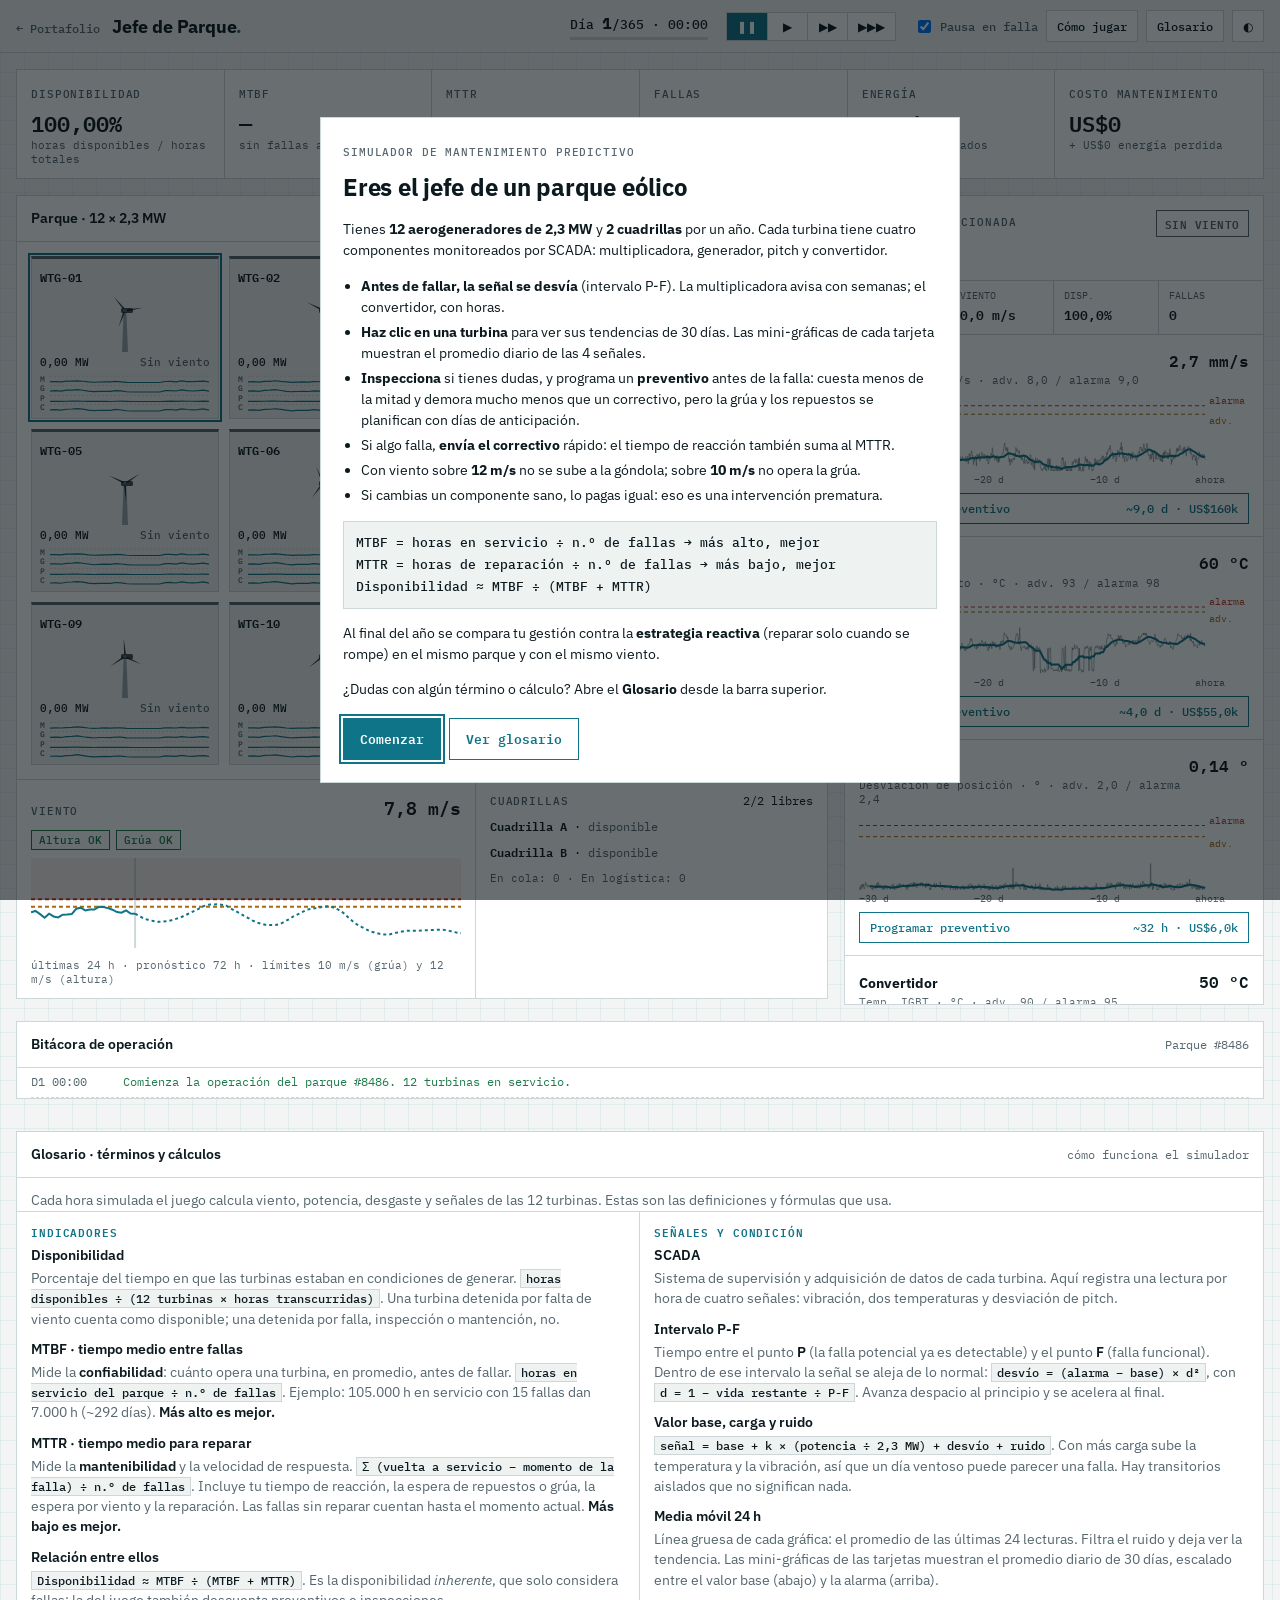
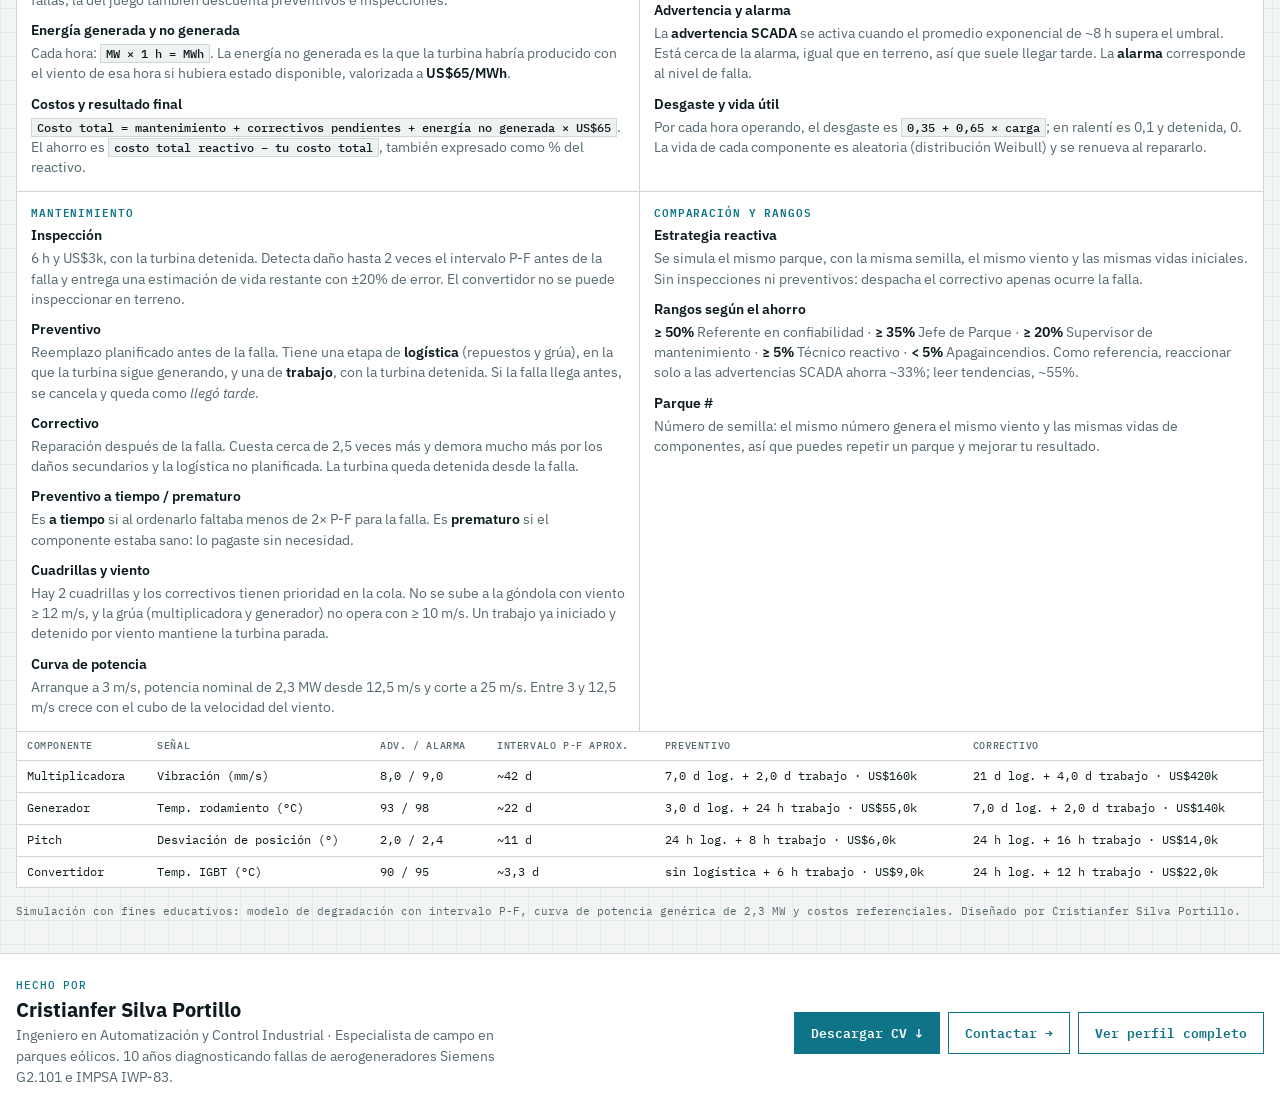
<file: proyectos/jefe-de-parque/index.html>
<!doctype html>
<html lang="es">
<head>
<meta charset="utf-8">
<meta name="viewport" content="width=device-width, initial-scale=1">
<title>Jefe de Parque · Simulador de mantenimiento predictivo</title>
<meta name="description" content="Simulador interactivo de mantenimiento predictivo en un parque eólico: detecta tendencias SCADA, programa preventivos y mejora MTBF, MTTR y disponibilidad.">
<link rel="canonical" href="https://cristianferspe-ui.github.io/cristianferspe-ui/proyectos/jefe-de-parque/">
<meta property="og:type" content="website">
<meta property="og:title" content="Jefe de Parque · Simulador de mantenimiento predictivo">
<meta property="og:description" content="Opera un parque eólico de 12 turbinas por un año: lee tendencias SCADA, anticipa fallas y compara tu MTBF, MTTR y costos contra la estrategia reactiva.">
<meta property="og:url" content="https://cristianferspe-ui.github.io/cristianferspe-ui/proyectos/jefe-de-parque/">
<meta property="og:image" content="https://cristianferspe-ui.github.io/cristianferspe-ui/proyectos/jefe-de-parque/og.png">
<meta property="og:locale" content="es_CL">
<meta name="twitter:card" content="summary_large_image">
<meta name="theme-color" content="#0f7487">
<link rel="icon" href="data:image/svg+xml,<svg xmlns='http://www.w3.org/2000/svg' viewBox='0 0 32 32'><rect width='32' height='32' fill='%230f7487'/><text x='16' y='22' font-family='Arial' font-weight='700' font-size='15' fill='white' text-anchor='middle'>CS</text></svg>">
<link rel="preconnect" href="https://fonts.googleapis.com">
<link rel="preconnect" href="https://fonts.gstatic.com" crossorigin>
<link rel="stylesheet" href="https://fonts.googleapis.com/css2?family=IBM+Plex+Mono:wght@400;500;600&family=IBM+Plex+Sans:wght@400;500;600;700&display=swap">
<script>
  // Aplica el tema guardado del portafolio antes de pintar
  try { var t = localStorage.getItem('theme'); if (t) document.documentElement.dataset.theme = t; } catch (e) {}
</script>
<style>
/* ---------- Tokens (mismos del portafolio) ---------- */
:root {
  --bg: #f3f5f4; --surface: #ffffff; --surface-2: #eef2f1;
  --ink: #0c1a1f; --muted: #56676f; --line: #cdd6d9;
  --grid: rgba(15, 116, 135, .07);
  --accent: #0f7487; --accent-ink: #ffffff;
  --ok: #1d7a4a; --warn: #a86a0c; --bad: #c0392b;
  --sans: "IBM Plex Sans", "Helvetica Neue", Helvetica, Arial, system-ui, sans-serif;
  --mono: "IBM Plex Mono", ui-monospace, SFMono-Regular, Menlo, Consolas, monospace;
  color-scheme: light;
}
@media (prefers-color-scheme: dark) {
  :root:not([data-theme="light"]) {
    --bg: #0a1114; --surface: #0f191d; --surface-2: #14232a; --ink: #e4eef1; --muted: #8fa2aa;
    --line: #22353c; --grid: rgba(60, 182, 203, .06);
    --accent: #3cb6cb; --accent-ink: #04161a; --ok: #5fcf93; --warn: #e8a93a; --bad: #ff6f61;
    color-scheme: dark;
  }
}
:root[data-theme="dark"] {
  --bg: #0a1114; --surface: #0f191d; --surface-2: #14232a; --ink: #e4eef1; --muted: #8fa2aa;
  --line: #22353c; --grid: rgba(60, 182, 203, .06);
  --accent: #3cb6cb; --accent-ink: #04161a; --ok: #5fcf93; --warn: #e8a93a; --bad: #ff6f61;
  color-scheme: dark;
}

/* ---------- Base ---------- */
*, *::before, *::after { box-sizing: border-box; }
body {
  margin: 0; color: var(--ink); font: 400 15px/1.5 var(--sans); -webkit-font-smoothing: antialiased;
  background-color: var(--bg);
  background-image: linear-gradient(var(--grid) 1px, transparent 1px), linear-gradient(90deg, var(--grid) 1px, transparent 1px);
  background-size: 24px 24px;
  overflow-x: clip;
}
button { font: inherit; color: inherit; cursor: pointer; }
button:disabled { cursor: not-allowed; }
:focus-visible { outline: 2px solid var(--accent); outline-offset: 2px; }
.wrap { max-width: 1320px; margin: 0 auto; padding: 0 16px; }
.mono { font-family: var(--mono); }
.card { background: var(--surface); border: 1px solid var(--line); }
.eyebrow { font: 500 11px/1 var(--mono); letter-spacing: .08em; text-transform: uppercase; color: var(--muted); }

/* ---------- Barra superior ---------- */
.top { position: sticky; top: 0; z-index: 20; background: color-mix(in srgb, var(--bg) 88%, transparent); backdrop-filter: blur(8px); border-bottom: 1px solid var(--line); }
.top-inner { display: flex; flex-wrap: wrap; align-items: center; gap: 10px 18px; padding-block: 10px; }
.brand { display: flex; align-items: baseline; gap: 12px; margin-right: auto; min-width: 0; }
.brand a { font: 500 12px var(--mono); color: var(--muted); text-decoration: none; white-space: nowrap; }
.brand a:hover { color: var(--accent); }
.brand h1 { margin: 0; font-size: 18px; font-weight: 700; letter-spacing: -.01em; white-space: nowrap; }
.brand h1 span { color: var(--accent); }
.clock { font: 500 13px var(--mono); white-space: nowrap; }
.clock b { font-size: 16px; }
.clock .bar { display: block; height: 3px; background: var(--line); margin-top: 4px; }
.clock .bar i { display: block; height: 100%; width: 0; background: var(--accent); }
.seg { display: inline-flex; border: 1px solid var(--line); background: var(--surface); }
.seg button { border: 0; background: none; padding: 6px 10px; font: 500 12px var(--mono); border-right: 1px solid var(--line); min-width: 40px; }
.seg button:last-child { border-right: 0; }
.seg button.on { background: var(--accent); color: var(--accent-ink); }
.tools { display: flex; align-items: center; gap: 8px; }
.chk { display: inline-flex; align-items: center; gap: 6px; font: 500 12px var(--mono); color: var(--muted); white-space: nowrap; }
.icon-btn { border: 1px solid var(--line); background: var(--surface); height: 32px; min-width: 32px; padding: 0 10px; font: 500 12px var(--mono); }
.icon-btn:hover { border-color: var(--accent); }

/* ---------- KPIs ---------- */
.kpis { display: grid; grid-template-columns: repeat(6, 1fr); gap: 0; margin: 16px 0; }
.kpi { padding: 12px 14px; border-right: 1px solid var(--line); min-width: 0; }
.kpi:last-child { border-right: 0; }
.kpi b { display: block; font: 600 22px/1.15 var(--mono); margin: 6px 0 2px; white-space: nowrap; overflow: hidden; text-overflow: ellipsis; }
.kpi small { display: block; font: 400 11px/1.3 var(--mono); color: var(--muted); }
@media (max-width: 980px) {
  .kpis { grid-template-columns: repeat(3, 1fr); }
  .kpi:nth-child(3) { border-right: 0; }
  .kpi:nth-child(-n+3) { border-bottom: 1px solid var(--line); }
}
@media (max-width: 520px) {
  .kpis { grid-template-columns: repeat(2, 1fr); }
  .kpi { border-right: 1px solid var(--line) !important; border-bottom: 1px solid var(--line); }
  .kpi:nth-child(2n) { border-right: 0 !important; }
  .kpi:nth-last-child(-n+2) { border-bottom: 0; }
  .kpi b { font-size: 19px; }
}

/* ---------- Layout principal ---------- */
.layout { display: grid; grid-template-columns: minmax(0, 1fr) 420px; gap: 16px; align-items: start; }
@media (max-width: 1060px) { .layout { grid-template-columns: minmax(0, 1fr); } }
.sec-h { display: flex; align-items: baseline; justify-content: space-between; gap: 12px; padding: 12px 14px; border-bottom: 1px solid var(--line); }
.sec-h h2 { margin: 0; font-size: 14px; font-weight: 600; }
.sec-h .mono { font-size: 12px; color: var(--muted); }

/* ---------- Turbinas ---------- */
.grid { display: grid; grid-template-columns: repeat(4, minmax(0, 1fr)); gap: 10px; padding: 14px; }
@media (max-width: 720px) { .grid { grid-template-columns: repeat(3, minmax(0, 1fr)); gap: 8px; padding: 10px; } }
.tile {
  position: relative; display: flex; flex-direction: column; align-items: stretch; text-align: left;
  background: var(--surface-2); border: 1px solid var(--line); padding: 8px 8px 6px; min-width: 0;
  border-top: 3px solid var(--st, var(--accent)); transition: border-color .15s;
}
.tile:hover { border-color: var(--accent); border-top-color: var(--st, var(--accent)); }
.tile.sel { outline: 2px solid var(--accent); outline-offset: 1px; }
.tile-id { font: 600 12px var(--mono); }
.tile-badge { position: absolute; top: 6px; right: 6px; font: 700 11px var(--mono); color: var(--warn); }
.tile svg { width: 100%; height: 64px; margin: 2px 0; }
.tile .tower { fill: var(--muted); opacity: .55; }
.tile .nac { fill: var(--ink); opacity: .75; }
.tile .rotor path { fill: var(--ink); opacity: .82; }
.tile .hub { fill: var(--st, var(--accent)); }
.tile-row { display: flex; justify-content: space-between; gap: 4px; font: 500 11px var(--mono); }
.tile-p { color: var(--ink); white-space: nowrap; }
.tile-st { color: var(--st, var(--muted)); white-space: nowrap; overflow: hidden; text-overflow: ellipsis; }
.tile canvas { display: block; width: 100%; height: 38px; margin-top: 5px; }
.s-run { --st: var(--ok); }
.s-idle { --st: var(--muted); }
.s-fail { --st: var(--bad); }
.s-maint { --st: var(--warn); }
.s-fail .tile-st, .s-maint .tile-st { font-weight: 600; }

/* ---------- Viento y cuadrillas ---------- */
.ops { display: grid; grid-template-columns: 1.3fr 1fr; border-top: 1px solid var(--line); }
@media (max-width: 720px) { .ops { grid-template-columns: 1fr; } }
.ops > div { padding: 12px 14px; min-width: 0; }
.ops > div + div { border-left: 1px solid var(--line); }
@media (max-width: 720px) { .ops > div + div { border-left: 0; border-top: 1px solid var(--line); } }
.ops-h { display: flex; justify-content: space-between; align-items: baseline; gap: 8px; margin-bottom: 8px; }
.ops-h b { font: 600 18px var(--mono); }
.flags { display: flex; flex-wrap: wrap; gap: 6px; margin-bottom: 8px; }
.flag { font: 500 11px var(--mono); padding: 2px 7px; border: 1px solid currentColor; }
.flag.ok { color: var(--ok); } .flag.no { color: var(--bad); }
#wChart { display: block; width: 100%; height: 90px; }
.crew { list-style: none; margin: 0; padding: 0; display: grid; gap: 8px; }
.crew li { font: 400 12px/1.35 var(--mono); }
.crew li b { font-weight: 600; }
.crew .muted { color: var(--muted); }
.prog { display: block; height: 4px; background: var(--line); margin-top: 4px; }
.prog i { display: block; height: 100%; background: var(--accent); }
.qinfo { margin-top: 10px; font: 400 11px var(--mono); color: var(--muted); }

/* ---------- Panel de detalle ---------- */
.panel { position: sticky; top: 74px; max-height: calc(100vh - 90px); overflow: auto; }
@media (max-width: 1060px) { .panel { position: static; max-height: none; } }
.p-head { display: flex; justify-content: space-between; align-items: flex-start; padding: 14px; border-bottom: 1px solid var(--line); }
.p-head h2 { margin: 4px 0 0; font: 700 22px var(--mono); }
.pill { font: 600 11px var(--mono); padding: 3px 8px; border: 1px solid var(--st, var(--line)); color: var(--st, var(--muted)); text-transform: uppercase; letter-spacing: .05em; }
.meta { display: grid; grid-template-columns: repeat(4, 1fr); margin: 0; border-bottom: 1px solid var(--line); }
.meta div { padding: 8px 10px; border-right: 1px solid var(--line); min-width: 0; }
.meta div:last-child { border-right: 0; }
.meta dt { font: 400 10px var(--mono); color: var(--muted); text-transform: uppercase; }
.meta dd { margin: 2px 0 0; font: 600 13px var(--mono); white-space: nowrap; }
.ptasks { padding: 0 14px; }
.ptask { padding: 8px 0; border-bottom: 1px dashed var(--line); font: 400 12px/1.4 var(--mono); }
.ptask b { font-weight: 600; }
.comp { padding: 12px 14px; border-bottom: 1px solid var(--line); }
.comp-h { display: flex; justify-content: space-between; align-items: baseline; gap: 8px; }
.comp-h b { font-size: 14px; }
.comp-h small { display: block; font: 400 11px var(--mono); color: var(--muted); }
.comp-h output { font: 600 16px var(--mono); white-space: nowrap; }
.comp-h output.w { color: var(--warn); } .comp-h output.a { color: var(--bad); }
.comp canvas { display: block; width: 100%; height: 92px; margin: 6px 0 8px; }
.act { width: 100%; border: 1px solid var(--accent); background: none; color: var(--accent); padding: 7px 10px; font: 500 12px var(--mono); text-align: left; display: flex; justify-content: space-between; gap: 8px; }
.act:hover:not(:disabled) { background: var(--accent); color: var(--accent-ink); }
.act.danger { border-color: var(--bad); color: var(--bad); }
.act.danger:hover { background: var(--bad); color: #fff; }
.act:disabled { border-color: var(--line); color: var(--muted); }
.act.danger.pulse { animation: pulse 1.2s infinite; }
@keyframes pulse { 50% { box-shadow: 0 0 0 4px color-mix(in srgb, var(--bad) 25%, transparent); } }
.p-foot { padding: 12px 14px; display: grid; gap: 10px; }
.insp { font: 400 12px/1.45 var(--mono); }
.insp ul { margin: 6px 0 0; padding: 0; list-style: none; display: grid; gap: 4px; }
.insp li::before { content: "■ "; color: var(--c, var(--muted)); }
.insp .ok { --c: var(--ok); } .insp .watch { --c: var(--accent); } .insp .warn { --c: var(--warn); } .insp .bad { --c: var(--bad); }

/* ---------- Bitácora ---------- */
.log-wrap { margin: 16px 0 32px; }
#log { list-style: none; margin: 0; padding: 0 14px; max-height: 260px; overflow: auto; }
#log li { display: grid; grid-template-columns: 82px 1fr; gap: 10px; padding: 6px 0; border-bottom: 1px dashed var(--line); font: 400 12px/1.4 var(--mono); }
#log time { color: var(--muted); }
#log .e-fail span { color: var(--bad); font-weight: 600; }
#log .e-warn span { color: var(--warn); }
#log .e-ok span { color: var(--ok); }
.foot { font: 400 11px var(--mono); color: var(--muted); padding-bottom: 24px; }

/* ---------- Glosario ---------- */
.gloss { margin: 0 0 16px; scroll-margin-top: 80px; }
.gloss-intro { padding: 12px 14px 0; margin: 0; font-size: 14px; color: var(--muted); }
.gloss-grid { display: grid; grid-template-columns: repeat(2, minmax(0, 1fr)); }
@media (max-width: 860px) { .gloss-grid { grid-template-columns: minmax(0, 1fr); } }
.gloss-grid > div { padding: 14px; border-top: 1px solid var(--line); min-width: 0; }
.gloss-grid > div:nth-child(odd) { border-right: 1px solid var(--line); }
@media (max-width: 860px) { .gloss-grid > div:nth-child(odd) { border-right: 0; } }
.gloss h3 { margin: 0 0 8px; font: 600 11px/1 var(--mono); letter-spacing: .08em; text-transform: uppercase; color: var(--accent); }
.gloss dl { margin: 0; }
.gloss dt { font-weight: 600; font-size: 14px; margin-top: 10px; }
.gloss dt:first-child { margin-top: 0; }
.gloss dd { margin: 2px 0 0; font-size: 13.5px; line-height: 1.5; color: var(--muted); }
.gloss dd b { color: var(--ink); font-weight: 600; }
.gloss code { font: 500 12px var(--mono); color: var(--ink); background: var(--surface-2); border: 1px solid var(--line); padding: 1px 5px; white-space: normal; }
.gtable-wrap { overflow-x: auto; border-top: 1px solid var(--line); }
.gtable { width: 100%; min-width: 640px; border-collapse: collapse; font: 400 12px/1.4 var(--mono); }
.gtable th, .gtable td { padding: 7px 10px; border-bottom: 1px solid var(--line); text-align: left; vertical-align: top; }
.gtable thead th { font-size: 10px; text-transform: uppercase; letter-spacing: .06em; color: var(--muted); font-weight: 500; }
.gtable tbody tr:last-child td { border-bottom: 0; }

/* ---------- Avisos ---------- */
.toasts { position: fixed; right: 16px; bottom: 16px; z-index: 40; display: grid; gap: 8px; width: min(360px, calc(100vw - 32px)); }
.toast { background: var(--surface); border: 1px solid var(--line); border-left: 4px solid var(--c, var(--accent)); padding: 10px 12px; font: 400 12px/1.4 var(--mono); box-shadow: 0 8px 24px rgba(0,0,0,.14); }
.toast.bad { --c: var(--bad); } .toast.warn { --c: var(--warn); }
.toast .row { display: flex; gap: 8px; margin-top: 8px; }
.toast .row button { border: 1px solid var(--line); background: var(--surface-2); padding: 4px 8px; font: 500 11px var(--mono); }
.toast .row button.go { background: var(--bad); color: #fff; border-color: var(--bad); }

/* ---------- Diálogos ---------- */
dialog { border: 1px solid var(--line); background: var(--surface); color: var(--ink); padding: 0; width: min(640px, calc(100vw - 32px)); max-height: calc(100vh - 32px); }
dialog::backdrop { background: rgba(5, 14, 17, .6); }
.dlg { padding: 22px; }
.dlg h2 { margin: 6px 0 12px; font-size: 24px; letter-spacing: -.01em; }
.dlg p, .dlg li { font-size: 14px; }
.dlg ul { padding-left: 18px; }
.dlg li { margin: 4px 0; }
.formula { font: 500 13px var(--mono); background: var(--surface-2); border: 1px solid var(--line); padding: 10px 12px; margin: 12px 0; line-height: 1.7; }
.btns { display: flex; flex-wrap: wrap; gap: 8px; margin-top: 18px; }
.btn { border: 1px solid var(--accent); background: none; color: var(--accent); padding: 9px 16px; font: 600 13px var(--mono); }
.btn.primary { background: var(--accent); color: var(--accent-ink); }
.rank { font: 600 13px var(--mono); color: var(--accent); text-transform: uppercase; letter-spacing: .06em; }
.cmp { width: 100%; border-collapse: collapse; font: 400 13px var(--mono); margin: 12px 0; }
.cmp th, .cmp td { text-align: right; padding: 6px 8px; border-bottom: 1px solid var(--line); }
.cmp th:first-child, .cmp td:first-child { text-align: left; }
.cmp thead th { font-size: 11px; color: var(--muted); text-transform: uppercase; font-weight: 500; }
.cmp td.win { color: var(--ok); font-weight: 600; }
.big { font: 700 28px var(--mono); }
.big.pos { color: var(--ok); } .big.neg { color: var(--bad); }
/* ---------- Autor: contacto para quien llega directo al juego ---------- */
.author { border-top: 1px solid var(--line); background: var(--surface); }
.author-inner { display: flex; flex-wrap: wrap; align-items: center; justify-content: space-between; gap: 16px 32px; padding-block: 24px; }
.author-k { margin: 0; font: 500 11px var(--mono); letter-spacing: .08em; text-transform: uppercase; color: var(--accent); }
.author-name { margin: 4px 0 2px; font: 700 20px var(--sans); color: var(--ink); }
.author-role { margin: 0; font: 400 14px/1.5 var(--sans); color: var(--muted); max-width: 62ch; }
.author .btns { margin-top: 0; }
.author .btn { display: inline-block; text-decoration: none; }
.author .btn:hover { background: var(--accent); color: var(--accent-ink); }
</style>
<script type="application/ld+json">
{
  "@context": "https://schema.org",
  "@type": "WebApplication",
  "name": "Jefe de Parque: simulador de mantenimiento predictivo en un parque eólico",
  "description": "Simulador interactivo de mantenimiento predictivo en un parque eólico: detecta tendencias SCADA, programa preventivos y mejora MTBF, MTTR y disponibilidad.",
  "url": "https://cristianferspe-ui.github.io/cristianferspe-ui/proyectos/jefe-de-parque/",
  "image": "https://cristianferspe-ui.github.io/cristianferspe-ui/proyectos/jefe-de-parque/og.png",
  "inLanguage": "es-CL",
  "applicationCategory": "EducationalApplication",
  "operatingSystem": "Navegador web",
  "isAccessibleForFree": true,
  "about": [
    "Mantenimiento predictivo",
    "Energía eólica",
    "SCADA",
    "Confiabilidad",
    "MTBF y MTTR"
  ],
  "author": {
    "@type": "Person",
    "@id": "https://cristianferspe-ui.github.io/cristianferspe-ui/#persona",
    "name": "Cristianfer Silva Portillo",
    "url": "https://cristianferspe-ui.github.io/cristianferspe-ui/"
  }
}
</script>
</head>
<body>

<header class="top">
  <div class="wrap top-inner">
    <div class="brand">
      <a href="../../#proyectos">← Portafolio</a>
      <h1>Jefe de Parque<span>.</span></h1>
    </div>
    <div class="clock" aria-live="off">Día <b id="day">1</b>/365 · <span id="hour">00:00</span><span class="bar"><i id="yearBar"></i></span></div>
    <div class="seg" role="group" aria-label="Velocidad de simulación">
      <button type="button" data-act="pause" aria-label="Pausa">❚❚</button>
      <button type="button" data-act="speed" data-s="1" title="8 horas por segundo">▶</button>
      <button type="button" data-act="speed" data-s="2" title="1 día por segundo">▶▶</button>
      <button type="button" data-act="speed" data-s="3" title="3 días por segundo">▶▶▶</button>
    </div>
    <div class="tools">
      <label class="chk"><input type="checkbox" id="autoPause" checked> Pausa en falla</label>
      <button class="icon-btn" type="button" data-act="help">Cómo jugar</button>
      <button class="icon-btn" type="button" data-act="gloss">Glosario</button>
      <button class="icon-btn" type="button" data-act="theme" aria-label="Cambiar tema claro u oscuro">◐</button>
    </div>
  </div>
</header>

<main class="wrap">
  <section class="kpis card" aria-label="Indicadores del parque">
    <div class="kpi"><span class="eyebrow">Disponibilidad</span><b id="kAv">100%</b><small>horas disponibles / horas totales</small></div>
    <div class="kpi"><span class="eyebrow">MTBF</span><b id="kMtbf">—</b><small id="kMtbfS">horas en servicio / fallas</small></div>
    <div class="kpi"><span class="eyebrow">MTTR</span><b id="kMttr">—</b><small>horas de reparación / fallas</small></div>
    <div class="kpi"><span class="eyebrow">Fallas</span><b id="kFail">0</b><small id="kFailS">0 preventivos a tiempo</small></div>
    <div class="kpi"><span class="eyebrow">Energía</span><b id="kEn">0 MWh</b><small id="kEnS">0 MWh no generados</small></div>
    <div class="kpi"><span class="eyebrow">Costo mantenimiento</span><b id="kCost">US$0</b><small id="kCostS">+ US$0 energía perdida</small></div>
  </section>

  <div class="layout">
    <section class="card" aria-label="Parque eólico">
      <div class="sec-h"><h2>Parque · 12 × 2,3 MW</h2><span class="mono" id="parkP">0,0 MW</span></div>
      <div class="grid" id="grid"></div>
      <div class="ops">
        <div>
          <div class="ops-h"><span class="eyebrow">Viento</span><b id="wNow">0 m/s</b></div>
          <div class="flags"><span class="flag ok" id="fClimb">Altura OK</span><span class="flag ok" id="fCrane">Grúa OK</span></div>
          <canvas id="wChart" aria-label="Viento últimas 24 horas y pronóstico 72 horas"></canvas>
          <div class="qinfo">últimas 24 h · pronóstico 72 h · límites 10 m/s (grúa) y 12 m/s (altura)</div>
        </div>
        <div>
          <div class="ops-h"><span class="eyebrow">Cuadrillas</span><span class="mono" style="font-size:12px" id="crewSum"></span></div>
          <ul class="crew" id="crews"></ul>
          <div class="qinfo" id="qInfo"></div>
        </div>
      </div>
    </section>

    <aside class="card panel" id="panel" aria-label="Detalle de turbina"></aside>
  </div>

  <section class="card log-wrap" aria-label="Bitácora">
    <div class="sec-h"><h2>Bitácora de operación</h2><span class="mono" id="seedLbl"></span></div>
    <ol id="log"></ol>
  </section>
  <section class="card gloss" id="glosario" aria-labelledby="gTitle">
    <div class="sec-h"><h2 id="gTitle">Glosario · términos y cálculos</h2><span class="mono">cómo funciona el simulador</span></div>
    <p class="gloss-intro">Cada hora simulada el juego calcula viento, potencia, desgaste y señales de las 12 turbinas. Estas son las definiciones y fórmulas que usa.</p>
    <div class="gloss-grid">
      <div>
        <h3>Indicadores</h3>
        <dl>
          <dt>Disponibilidad</dt>
          <dd>Porcentaje del tiempo en que las turbinas estaban en condiciones de generar. <code>horas disponibles ÷ (12 turbinas × horas transcurridas)</code>. Una turbina detenida por falta de viento cuenta como disponible; una detenida por falla, inspección o mantención, no.</dd>
          <dt>MTBF · tiempo medio entre fallas</dt>
          <dd>Mide la <b>confiabilidad</b>: cuánto opera una turbina, en promedio, antes de fallar. <code>horas en servicio del parque ÷ n.º de fallas</code>. Ejemplo: 105.000 h en servicio con 15 fallas dan 7.000 h (~292 días). <b>Más alto es mejor.</b></dd>
          <dt>MTTR · tiempo medio para reparar</dt>
          <dd>Mide la <b>mantenibilidad</b> y la velocidad de respuesta. <code>Σ (vuelta a servicio − momento de la falla) ÷ n.º de fallas</code>. Incluye tu tiempo de reacción, la espera de repuestos o grúa, la espera por viento y la reparación. Las fallas sin reparar cuentan hasta el momento actual. <b>Más bajo es mejor.</b></dd>
          <dt>Relación entre ellos</dt>
          <dd><code>Disponibilidad ≈ MTBF ÷ (MTBF + MTTR)</code>. Es la disponibilidad <i>inherente</i>, que solo considera fallas; la del juego también descuenta preventivos e inspecciones.</dd>
          <dt>Energía generada y no generada</dt>
          <dd>Cada hora: <code>MW × 1 h = MWh</code>. La energía no generada es la que la turbina habría producido con el viento de esa hora si hubiera estado disponible, valorizada a <b>US$65/MWh</b>.</dd>
          <dt>Costos y resultado final</dt>
          <dd><code>Costo total = mantenimiento + correctivos pendientes + energía no generada × US$65</code>. El ahorro es <code>costo total reactivo − tu costo total</code>, también expresado como % del reactivo.</dd>
        </dl>
      </div>
      <div>
        <h3>Señales y condición</h3>
        <dl>
          <dt>SCADA</dt>
          <dd>Sistema de supervisión y adquisición de datos de cada turbina. Aquí registra una lectura por hora de cuatro señales: vibración, dos temperaturas y desviación de pitch.</dd>
          <dt>Intervalo P-F</dt>
          <dd>Tiempo entre el punto <b>P</b> (la falla potencial ya es detectable) y el punto <b>F</b> (falla funcional). Dentro de ese intervalo la señal se aleja de lo normal: <code>desvío = (alarma − base) × d²</code>, con <code>d = 1 − vida restante ÷ P-F</code>. Avanza despacio al principio y se acelera al final.</dd>
          <dt>Valor base, carga y ruido</dt>
          <dd><code>señal = base + k × (potencia ÷ 2,3 MW) + desvío + ruido</code>. Con más carga sube la temperatura y la vibración, así que un día ventoso puede parecer una falla. Hay transitorios aislados que no significan nada.</dd>
          <dt>Media móvil 24 h</dt>
          <dd>Línea gruesa de cada gráfica: el promedio de las últimas 24 lecturas. Filtra el ruido y deja ver la tendencia. Las mini-gráficas de las tarjetas muestran el promedio diario de 30 días, escalado entre el valor base (abajo) y la alarma (arriba).</dd>
          <dt>Advertencia y alarma</dt>
          <dd>La <b>advertencia SCADA</b> se activa cuando el promedio exponencial de ~8 h supera el umbral. Está cerca de la alarma, igual que en terreno, así que suele llegar tarde. La <b>alarma</b> corresponde al nivel de falla.</dd>
          <dt>Desgaste y vida útil</dt>
          <dd>Por cada hora operando, el desgaste es <code>0,35 + 0,65 × carga</code>; en ralentí es 0,1 y detenida, 0. La vida de cada componente es aleatoria (distribución Weibull) y se renueva al repararlo.</dd>
        </dl>
      </div>
      <div>
        <h3>Mantenimiento</h3>
        <dl>
          <dt>Inspección</dt>
          <dd>6 h y US$3k, con la turbina detenida. Detecta daño hasta 2 veces el intervalo P-F antes de la falla y entrega una estimación de vida restante con ±20% de error. El convertidor no se puede inspeccionar en terreno.</dd>
          <dt>Preventivo</dt>
          <dd>Reemplazo planificado antes de la falla. Tiene una etapa de <b>logística</b> (repuestos y grúa), en la que la turbina sigue generando, y una de <b>trabajo</b>, con la turbina detenida. Si la falla llega antes, se cancela y queda como <i>llegó tarde</i>.</dd>
          <dt>Correctivo</dt>
          <dd>Reparación después de la falla. Cuesta cerca de 2,5 veces más y demora mucho más por los daños secundarios y la logística no planificada. La turbina queda detenida desde la falla.</dd>
          <dt>Preventivo a tiempo / prematuro</dt>
          <dd>Es <b>a tiempo</b> si al ordenarlo faltaba menos de 2× P-F para la falla. Es <b>prematuro</b> si el componente estaba sano: lo pagaste sin necesidad.</dd>
          <dt>Cuadrillas y viento</dt>
          <dd>Hay 2 cuadrillas y los correctivos tienen prioridad en la cola. No se sube a la góndola con viento ≥ 12 m/s, y la grúa (multiplicadora y generador) no opera con ≥ 10 m/s. Un trabajo ya iniciado y detenido por viento mantiene la turbina parada.</dd>
          <dt>Curva de potencia</dt>
          <dd>Arranque a 3 m/s, potencia nominal de 2,3 MW desde 12,5 m/s y corte a 25 m/s. Entre 3 y 12,5 m/s crece con el cubo de la velocidad del viento.</dd>
        </dl>
      </div>
      <div>
        <h3>Comparación y rangos</h3>
        <dl>
          <dt>Estrategia reactiva</dt>
          <dd>Se simula el mismo parque, con la misma semilla, el mismo viento y las mismas vidas iniciales. Sin inspecciones ni preventivos: despacha el correctivo apenas ocurre la falla.</dd>
          <dt>Rangos según el ahorro</dt>
          <dd><b>≥ 50%</b> Referente en confiabilidad · <b>≥ 35%</b> Jefe de Parque · <b>≥ 20%</b> Supervisor de mantenimiento · <b>≥ 5%</b> Técnico reactivo · <b>&lt; 5%</b> Apagaincendios. Como referencia, reaccionar solo a las advertencias SCADA ahorra ~33%; leer tendencias, ~55%.</dd>
          <dt>Parque #</dt>
          <dd>Número de semilla: el mismo número genera el mismo viento y las mismas vidas de componentes, así que puedes repetir un parque y mejorar tu resultado.</dd>
        </dl>
      </div>
    </div>
    <div class="gtable-wrap">
      <table class="gtable">
        <thead><tr><th>Componente</th><th>Señal</th><th>Adv. / alarma</th><th>Intervalo P-F aprox.</th><th>Preventivo</th><th>Correctivo</th></tr></thead>
        <tbody id="gComps"></tbody>
      </table>
    </div>
  </section>
  <p class="foot">Simulación con fines educativos: modelo de degradación con intervalo P-F, curva de potencia genérica de 2,3 MW y costos referenciales. Diseñado por Cristianfer Silva Portillo.</p>
</main>

<footer class="author">
  <div class="wrap author-inner">
    <div>
      <p class="author-k">Hecho por</p>
      <p class="author-name">Cristianfer Silva Portillo</p>
      <p class="author-role">Ingeniero en Automatización y Control Industrial · Especialista de campo en parques eólicos. 10 años diagnosticando fallas de aerogeneradores Siemens G2.101 e IMPSA IWP‑83.</p>
    </div>
    <div class="btns">
      <a class="btn primary" href="../../CV_Cristianfer_Silva_Portillo.pdf" download data-goatcounter-click="cv-diseno-jefe-de-parque">Descargar CV ↓</a>
      <a class="btn" href="../../#contacto">Contactar →</a>
      <a class="btn" href="../../">Ver perfil completo</a>
    </div>
  </div>
</footer>

<div class="toasts" id="toasts" aria-live="polite"></div>

<dialog id="dIntro">
  <div class="dlg">
    <span class="eyebrow">Simulador de mantenimiento predictivo</span>
    <h2>Eres el jefe de un parque eólico</h2>
    <p>Tienes <b>12 aerogeneradores de 2,3 MW</b> y <b>2 cuadrillas</b> por un año. Cada turbina tiene cuatro componentes monitoreados por SCADA: multiplicadora, generador, pitch y convertidor.</p>
    <ul>
      <li><b>Antes de fallar, la señal se desvía</b> (intervalo P-F). La multiplicadora avisa con semanas; el convertidor, con horas.</li>
      <li><b>Haz clic en una turbina</b> para ver sus tendencias de 30 días. Las mini-gráficas de cada tarjeta muestran el promedio diario de las 4 señales.</li>
      <li><b>Inspecciona</b> si tienes dudas, y programa un <b>preventivo</b> antes de la falla: cuesta menos de la mitad y demora mucho menos que un correctivo, pero la grúa y los repuestos se planifican con días de anticipación.</li>
      <li>Si algo falla, <b>envía el correctivo</b> rápido: el tiempo de reacción también suma al MTTR.</li>
      <li>Con viento sobre <b>12 m/s</b> no se sube a la góndola; sobre <b>10 m/s</b> no opera la grúa.</li>
      <li>Si cambias un componente sano, lo pagas igual: eso es una intervención prematura.</li>
    </ul>
    <div class="formula">MTBF = horas en servicio ÷ n.º de fallas  → más alto, mejor<br>MTTR = horas de reparación ÷ n.º de fallas  → más bajo, mejor<br>Disponibilidad ≈ MTBF ÷ (MTBF + MTTR)</div>
    <p>Al final del año se compara tu gestión contra la <b>estrategia reactiva</b> (reparar solo cuando se rompe) en el mismo parque y con el mismo viento.</p>
    <p>¿Dudas con algún término o cálculo? Abre el <b>Glosario</b> desde la barra superior.</p>
    <div class="btns"><button class="btn primary" type="button" data-act="start">Comenzar</button><button class="btn" type="button" data-act="gloss">Ver glosario</button></div>
  </div>
</dialog>

<dialog id="dEnd"><div class="dlg" id="endBody"></div></dialog>

<script>
'use strict';
/* =========================================================
   1. Configuración del parque y de los componentes
   ========================================================= */
const HOURS = 365 * 24, PRE = 720, FC = 72;          // año simulado, historial de 30 días, pronóstico 72 h
const N_T = 12, RATED = 2.3, PRICE = 65, CREWS = 2;  // turbinas, MW, US$/MWh, cuadrillas
const CLIMB = 12, CRANE = 10;                         // límites de viento para trabajar (m/s)
const SPEEDS = [0, 8, 24, 72];                        // horas simuladas por segundo
const INSP = { log: 0, work: 6, cost: 3000 };

// pf y life en "horas de carga": el desgaste avanza más rápido con la turbina a plena potencia
const COMPS = [
  { id: 'gbx', short: 'M', name: 'Multiplicadora', sensor: 'Vibración', unit: 'mm/s', dec: 1,
    n: 2.4, k: 1.6, s: 0.3, warn: 8, alarm: 9, pf: 600, life: 24000, crane: true, insp: true,
    fail: 'daño en rodamiento del eje intermedio',
    prev: { log: 168, work: 48, cost: 160000 }, corr: { log: 504, work: 96, cost: 420000 } },
  { id: 'gen', short: 'G', name: 'Generador', sensor: 'Temp. rodamiento', unit: '°C', dec: 0,
    n: 56, k: 14, s: 1.2, warn: 93, alarm: 98, pf: 320, life: 22000, crane: true, insp: true,
    fail: 'rodamiento lado no accionamiento',
    prev: { log: 72, work: 24, cost: 55000 }, corr: { log: 168, work: 48, cost: 140000 } },
  { id: 'pit', short: 'P', name: 'Pitch', sensor: 'Desviación de posición', unit: '°', dec: 2,
    n: 0.15, k: 0.12, s: 0.06, warn: 2.0, alarm: 2.4, pf: 160, life: 7000, crane: false, insp: true,
    fail: 'motor/encoder de pitch fuera de servicio',
    prev: { log: 24, work: 8, cost: 6000 }, corr: { log: 24, work: 16, cost: 14000 } },
  { id: 'cnv', short: 'C', name: 'Convertidor', sensor: 'Temp. IGBT', unit: '°C', dec: 0,
    n: 48, k: 16, s: 1.8, warn: 90, alarm: 95, pf: 48, life: 7000, crane: false, insp: false,
    fail: 'módulo IGBT quemado',
    prev: { log: 0, work: 6, cost: 9000 }, corr: { log: 24, work: 12, cost: 22000 } },
];

/* =========================================================
   2. Azar reproducible (misma semilla = mismo parque)
   ========================================================= */
function mulberry32(a) {
  return function () {
    a |= 0; a = a + 0x6D2B79F5 | 0;
    let t = Math.imul(a ^ a >>> 15, 1 | a);
    t = t + Math.imul(t ^ t >>> 7, 61 | t) ^ t;
    return ((t ^ t >>> 14) >>> 0) / 4294967296;
  };
}
function hseed(...n) { let h = 2166136261; for (const x of n) { h ^= x; h = Math.imul(h, 16777619); h ^= h >>> 13; } return h >>> 0; }
function gauss(r) { const u = 1 - r(), v = r(); return Math.sqrt(-2 * Math.log(u)) * Math.cos(2 * Math.PI * v); }
const clamp = (x, a, b) => Math.max(a, Math.min(b, x));

// Viento horario: tendencia sinóptica + brisa de tarde + estación
function genWind(seed) {
  const n = PRE + HOURS + FC, w = new Float32Array(n), r = mulberry32(hseed(seed, 7));
  let x = 0, y = 0;
  for (let i = 0; i < n; i++) {
    x = 0.985 * x + 0.17 * gauss(r);
    y = 0.8 * y + 0.35 * gauss(r);
    const diurnal = Math.sin(((i % 24) - 10) / 24 * 2 * Math.PI);
    const season = Math.sin(i / HOURS * 2 * Math.PI);
    w[i] = Math.max(0, 7.8 + 3.6 * x + 1.8 * diurnal + 0.8 * season + y);
  }
  return w;
}
function power(v) {
  if (v < 3 || v >= 25) return 0;
  if (v >= 12.5) return RATED;
  return RATED * (v * v * v - 27) / (12.5 ** 3 - 27);
}
const ageInc = (v, load) => (v < 3 || v >= 25) ? 0.1 : 0.35 + 0.65 * load;

/* =========================================================
   3. Motor de simulación (sirve para el jugador y para la línea base reactiva)
   ========================================================= */
class Sim {
  constructor(seed, wind, track) {
    this.seed = seed; this.wind = wind; this.track = track;
    this.h = 0; this.tid = 0; this.reactive = false; this.onEvent = null;
    this.noise = mulberry32(hseed(seed, 1234));
    const r = mulberry32(hseed(seed, 99));
    this.T = [];
    for (let i = 0; i < N_T; i++) {
      const comps = COMPS.map((C, c) => ({
        rem: 36 - C.life * Math.log(1 - this.lifeRng(i, c, 0)()), k: 0,
        failed: false, failAt: 0, failId: -1, warned: false, ema: C.n,
      }));
      this.T.push({ i, wf: 0.9 + r() * 0.14, comps, tasks: [], down: false, p: 0, v: 0, uptime: 0, fails: 0,
        inspection: null, hist: track ? COMPS.map(() => new Float32Array(PRE)) : null });
    }
    this.crews = Array.from({ length: CREWS }, (_, j) => ({ id: j, task: null }));
    this.queue = [];
    this.s = { uptime: 0, energy: 0, lost: 0, maint: 0, failures: 0, repaired: 0, repairSum: 0,
      onTime: 0, premature: 0, late: 0, inspections: 0, failList: [] };
    if (track) this.prefill();
  }
  lifeRng(t, c, k) { return mulberry32(hseed(this.seed, t + 1, c + 1, k + 1)); }
  newLife(t, c, k) { const r = this.lifeRng(t, c, k); return COMPS[c].life / 0.8862 * Math.sqrt(-Math.log(1 - r())); }
  emit(type, d) { if (this.onEvent) this.onEvent(type, d); }

  // Valor del sensor: base según carga + desviación creciente dentro del intervalo P-F + ruido
  signal(C, load, running, rem) {
    const d = clamp(1 - rem / C.pf, 0, 1);
    const dev = (C.alarm - C.n) * d * d;
    let v = running ? C.n + C.k * load + dev : C.n * 0.62 + dev * 0.35;
    v += C.s * gauss(this.noise);
    if (this.noise() < 0.0015) v += (C.alarm - C.n) * (0.2 + 0.3 * this.noise()); // transitorio aislado
    return v;
  }

  // Rellena 30 días de historial previo al inicio, para que ya existan tendencias
  prefill() {
    for (const T of this.T) {
      const incs = new Float32Array(PRE), loads = new Float32Array(PRE), runs = new Uint8Array(PRE);
      for (let p = 0; p < PRE; p++) {
        const v = this.wind[p] * T.wf, P = power(v);
        loads[p] = P / RATED; runs[p] = (v >= 3 && v < 25) ? 1 : 0; incs[p] = ageInc(v, loads[p]);
      }
      let acc = 0;
      const remAdd = new Float32Array(PRE);
      for (let p = PRE - 1; p >= 0; p--) { acc += incs[p]; remAdd[p] = acc; }
      T.comps.forEach((comp, c) => {
        const C = COMPS[c];
        let ema = C.n;
        for (let p = 0; p < PRE; p++) {
          const val = this.signal(C, loads[p], runs[p], comp.rem + remAdd[p]);
          T.hist[c][p] = val;
          ema += (val - ema) / 8;
        }
        comp.ema = ema;
      });
    }
  }

  order(ti, type, c) {
    const T = this.T[ti];
    let spec, limit, C = null;
    if (type === 'insp') {
      if (T.tasks.some(t => t.type === 'insp')) return 'Ya hay una inspección programada en esta turbina';
      spec = INSP; limit = CLIMB;
    } else {
      C = COMPS[c]; const comp = T.comps[c];
      if (T.tasks.some(t => t.c === c && t.type !== 'insp')) return 'Ya hay un trabajo programado para este componente';
      if (type === 'prev' && comp.failed) return 'El componente está en falla: corresponde correctivo';
      if (type === 'corr' && !comp.failed) return 'El componente no está en falla';
      spec = C[type]; limit = C.crane ? CRANE : CLIMB;
    }
    const task = { id: ++this.tid, t: ti, c, type, phase: spec.log > 0 ? 'log' : 'queue', log: spec.log, logTotal: spec.log,
      work: spec.work, workTotal: spec.work, cost: spec.cost, limit, crew: null, started: false, active: false, blocked: false,
      remAtOrder: C ? T.comps[c].rem : 0 };
    T.tasks.push(task);
    if (task.phase === 'queue') this.queue.push(task);
    return task;
  }

  removeTask(task) {
    const T = this.T[task.t];
    T.tasks.splice(T.tasks.indexOf(task), 1);
    const qi = this.queue.indexOf(task); if (qi >= 0) this.queue.splice(qi, 1);
    if (task.crew != null) this.crews[task.crew].task = null;
  }

  fail(T, c) {
    const comp = T.comps[c], C = COMPS[c], s = this.s;
    comp.failed = true; comp.failAt = this.h; s.failures++; T.fails++;
    T.down = true; T.p = 0;
    const pending = T.tasks.filter(t => t.c === c && t.type === 'prev');
    pending.forEach(t => this.removeTask(t));
    const late = pending.length > 0;
    if (late) s.late++;
    comp.failId = s.failList.push({ t: T.i, c, at: this.h, end: null, late, warned: comp.warned }) - 1;
    this.emit('fail', { T, c, C, late });
    if (this.reactive) this.order(T.i, 'corr', c);
  }

  complete(task) {
    const T = this.T[task.t], s = this.s;
    this.removeTask(task);
    s.maint += task.cost;
    if (task.type === 'insp') {
      s.inspections++;
      T.inspection = { at: this.h, items: T.comps.map((comp, c) => this.diagnose(comp, COMPS[c])) };
      this.emit('insp', { T });
      return;
    }
    const c = task.c, comp = T.comps[c], C = COMPS[c];
    if (task.type === 'prev') {
      const premature = task.remAtOrder > 2 * C.pf;
      if (premature) s.premature++; else s.onTime++;
      this.emit('prev', { T, c, C, premature, days: Math.round(comp.rem / (0.65 * 24)) });
    } else {
      const rec = s.failList[comp.failId];
      rec.end = this.h + 1; s.repaired++; s.repairSum += rec.end - rec.at;
      comp.failed = false;
      this.emit('corr', { T, c, C, ttr: rec.end - rec.at });
    }
    comp.k++; comp.rem = this.newLife(T.i, c, comp.k); comp.warned = false;
  }

  diagnose(comp, C) {
    if (comp.failed) return { cls: 'bad', txt: 'En falla' };
    if (!C.insp) return { cls: 'na', txt: 'No inspeccionable en terreno: vigila la tendencia de temperatura' };
    const r = comp.rem;
    if (r > 2 * C.pf) return { cls: 'ok', txt: 'Sin hallazgos' };
    const days = Math.max(1, Math.round(r / (0.65 * 24) * (0.8 + 0.4 * this.noise())));
    if (r > C.pf) return { cls: 'watch', txt: `Desgaste incipiente · vida estimada ~${days} d · vigilar` };
    if (r > 0.4 * C.pf) return { cls: 'warn', txt: `Daño en progreso · ~${days} d · programar preventivo` };
    return { cls: 'bad', txt: `Daño severo · ~${days} d · intervenir ya` };
  }

  step() {
    const h = this.h, s = this.s, vPark = this.wind[PRE + h];
    // Logística: repuestos y grúa
    for (const T of this.T) for (const t of T.tasks) {
      if (t.phase === 'log' && --t.log <= 0) { t.phase = 'queue'; this.queue.push(t); }
    }
    // Asignación de cuadrillas: primero los correctivos
    for (const crew of this.crews) {
      if (crew.task || !this.queue.length) continue;
      let idx = this.queue.findIndex(t => t.type === 'corr'); if (idx < 0) idx = 0;
      const t = this.queue.splice(idx, 1)[0];
      t.phase = 'crew'; t.crew = crew.id; crew.task = t;
    }
    // Avance del trabajo, sujeto al viento
    for (const crew of this.crews) {
      const t = crew.task; if (!t) continue;
      const ok = vPark < t.limit;
      t.blocked = !ok; t.active = t.started || ok;
      if (ok) { t.work--; t.started = true; }
    }
    // Turbinas: producción, desgaste, fallas y señales
    for (const T of this.T) {
      const v = vPark * T.wf; T.v = v;
      const failed = T.comps.some(cp => cp.failed);
      T.down = failed || T.tasks.some(t => t.phase === 'crew' && t.active);
      const pot = power(v), P = T.down ? 0 : pot;
      T.p = P; s.energy += P; s.lost += pot - P;
      if (!T.down) { s.uptime++; T.uptime++; }
      const load = P / RATED, running = !T.down && v >= 3 && v < 25;
      const inc = T.down ? 0 : ageInc(v, load);
      for (let c = 0; c < COMPS.length; c++) {
        const comp = T.comps[c];
        if (!comp.failed) { comp.rem -= inc; if (comp.rem <= 0) this.fail(T, c); }
      }
      if (this.track) {
        for (let c = 0; c < COMPS.length; c++) {
          const comp = T.comps[c], C = COMPS[c];
          const val = this.signal(C, load, running, comp.rem);
          T.hist[c][h % PRE] = val;
          comp.ema += (val - comp.ema) / 8;
          if (running && !comp.warned && !comp.failed && comp.ema > C.warn) {
            comp.warned = true; this.emit('warn', { T, c, C });
          }
        }
      }
    }
    // Trabajos terminados
    for (const crew of this.crews) if (crew.task && crew.task.work <= 0) this.complete(crew.task);
    this.h++;
  }

  summary() {
    const s = this.s, H = Math.max(1, this.h) * N_T;
    let rs = s.repairSum, n = s.repaired, pending = 0;
    // Las fallas sin reparar siguen abiertas: suman su tiempo y el costo del correctivo pendiente
    for (const rec of s.failList) if (rec.end == null) { rs += this.h - rec.at; n++; pending += COMPS[rec.c].corr.cost; }
    return {
      avail: this.h ? s.uptime / H : 1, mtbf: s.failures ? s.uptime / s.failures : Infinity, mttr: n ? rs / n : 0,
      failures: s.failures, energy: s.energy, lost: s.lost, lostRev: s.lost * PRICE, maint: s.maint, pending,
      total: s.maint + pending + s.lost * PRICE, onTime: s.onTime, premature: s.premature, late: s.late, inspections: s.inspections,
    };
  }
}

function runBaseline(seed, wind) {
  const b = new Sim(seed, wind, false);
  b.reactive = true;
  while (b.h < HOURS) b.step();
  return b.summary();
}

/* =========================================================
   4. Formatos
   ========================================================= */
const nf = (x, d = 0) => x.toLocaleString('es-CL', { minimumFractionDigits: d, maximumFractionDigits: d });
function money(x) {
  if (Math.abs(x) >= 1e6) return 'US$' + nf(x / 1e6, 2) + ' M';
  if (Math.abs(x) >= 1e3) return 'US$' + nf(x / 1e3, x >= 1e5 ? 0 : 1) + 'k';
  return 'US$' + nf(x);
}
const dur = h => h < 48 ? `${Math.round(h)} h` : `${nf(h / 24, h < 240 ? 1 : 0)} d`;
const tName = i => 'WTG-' + String(i + 1).padStart(2, '0');

// Tabla del glosario generada desde COMPS, para que coincida siempre con el modelo
function buildGlossary() {
  const lim = v => nf(v, v < 10 ? 1 : 0);
  const logi = h => h ? `${dur(h)} log.` : 'sin logística';
  $('#gComps').innerHTML = COMPS.map(C => `<tr>
    <td>${C.name}</td><td>${C.sensor} (${C.unit})</td><td>${lim(C.warn)} / ${lim(C.alarm)}</td>
    <td>~${dur(C.pf / 0.6)}</td>
    <td>${logi(C.prev.log)} + ${dur(C.prev.work)} trabajo · ${money(C.prev.cost)}</td>
    <td>${logi(C.corr.log)} + ${dur(C.corr.work)} trabajo · ${money(C.corr.cost)}</td></tr>`).join('');
}
const stamp = h => `D${Math.floor(h / 24) + 1} ${String(h % 24).padStart(2, '0')}:00`;

/* =========================================================
   5. Interfaz
   ========================================================= */
const $ = s => document.querySelector(s);
let G = null, COL = {};
const tiles = [];

function readColors() {
  const cs = getComputedStyle(document.documentElement);
  for (const k of ['ink', 'muted', 'line', 'accent', 'warn', 'bad', 'ok', 'surface', 'surface-2']) COL[k] = cs.getPropertyValue('--' + k).trim();
}
function fit(cv) {
  const dpr = window.devicePixelRatio || 1, w = cv.clientWidth, h = cv.clientHeight;
  if (cv.width !== Math.round(w * dpr) || cv.height !== Math.round(h * dpr)) { cv.width = Math.round(w * dpr); cv.height = Math.round(h * dpr); }
  const x = cv.getContext('2d'); x.setTransform(dpr, 0, 0, dpr, 0, 0); x.clearRect(0, 0, w, h);
  return [x, w, h];
}
function setHTML(el, html) { if (el._h !== html) { el.innerHTML = html; el._h = html; } }

function buildGrid() {
  const grid = $('#grid'); grid.innerHTML = ''; tiles.length = 0;
  const blade = 'M26.1 21.5 L27 3.5 L28.3 21.5 Z';
  for (let i = 0; i < N_T; i++) {
    const b = document.createElement('button');
    b.type = 'button'; b.className = 'tile'; b.dataset.act = 'sel'; b.dataset.i = i;
    b.setAttribute('aria-label', 'Ver ' + tName(i));
    b.innerHTML = `<span class="tile-id">${tName(i)}</span><span class="tile-badge" hidden>⚠ SCADA</span>
      <svg viewBox="0 0 54 64" aria-hidden="true"><path class="tower" d="M25.6 23 L28.4 23 L30 63 L24 63 Z"/>
      <rect class="nac" x="23" y="19" width="12" height="5" rx="1.5"/>
      <g class="rotor"><path d="${blade}"/><path d="${blade}" transform="rotate(120 27 21.5)"/><path d="${blade}" transform="rotate(240 27 21.5)"/></g>
      <circle class="hub" cx="27" cy="21.5" r="2"/></svg>
      <span class="tile-row"><span class="tile-p">0 MW</span><span class="tile-st">—</span></span>
      <canvas aria-hidden="true"></canvas>`;
    grid.appendChild(b);
    tiles.push({ el: b, rotor: b.querySelector('.rotor'), p: b.querySelector('.tile-p'), st: b.querySelector('.tile-st'),
      badge: b.querySelector('.tile-badge'), cv: b.querySelector('canvas'), ang: Math.random() * 360 });
  }
}

function tState(T) {
  if (T.comps.some(c => c.failed)) {
    const working = T.tasks.some(t => t.type === 'corr' && t.phase === 'crew' && t.active);
    const ordered = T.tasks.some(t => t.type === 'corr');
    return ['s-fail', working ? 'Reparando' : ordered ? 'Falla · en curso' : 'Falla'];
  }
  if (T.down) return ['s-maint', T.tasks.some(t => t.type === 'insp' && t.active) ? 'Inspección' : 'Mantención'];
  if (T.v >= 25) return ['s-idle', 'Viento extremo'];
  if (T.v < 3) return ['s-idle', 'Sin viento'];
  return ['s-run', 'Operando'];
}

function updateTiles(drawSparks) {
  const sim = G.sim;
  tiles.forEach((tl, i) => {
    const T = sim.T[i], [cls, txt] = tState(T);
    tl.el.className = 'tile ' + cls + (G.sel === i ? ' sel' : '');
    tl.p.textContent = nf(T.p, 2) + ' MW';
    tl.st.textContent = txt;
    tl.badge.hidden = !T.comps.some(c => c.warned && !c.failed);
    if (drawSparks) drawSpark(T, tl.cv);
  });
}

// Mini-tendencias: promedio diario de las 4 señales, normalizadas entre valor base y alarma
function drawSpark(T, cv) {
  const [x, w, h] = fit(cv), sim = G.sim, rh = h / 4;
  x.font = '600 8px ' + getComputedStyle(document.body).getPropertyValue('--mono');
  COMPS.forEach((C, c) => {
    const top = c * rh, buf = T.hist[c];
    x.fillStyle = COL.muted; x.fillText(C.short, 0, top + rh - 2);
    const yOf = m => top + rh - 1 - clamp((m - C.n) / (C.alarm - C.n), 0, 1) * (rh - 2);
    x.strokeStyle = COL.line; x.setLineDash([2, 2]); x.lineWidth = 1;
    const yw = yOf(C.warn); x.beginPath(); x.moveTo(10, yw); x.lineTo(w, yw); x.stroke(); x.setLineDash([]);
    x.strokeStyle = COL.accent; x.lineWidth = 1.2; x.beginPath();
    for (let d = 0; d < 30; d++) {
      let sum = 0;
      for (let k = 0; k < 24; k++) { const hh = sim.h - PRE + d * 24 + k; sum += buf[((hh % PRE) + PRE) % PRE]; }
      const px = 10 + d / 29 * (w - 11), py = yOf(sum / 24);
      d ? x.lineTo(px, py) : x.moveTo(px, py);
    }
    x.stroke();
  });
}

function drawChart(cv, T, c) {
  const [x, w, h] = fit(cv), C = COMPS[c], buf = T.hist[c], sim = G.sim;
  const lo = C.n * 0.55, hi = C.alarm + (C.alarm - C.n) * 0.12, L = 0, R = w - 44;
  const yOf = v => h - 14 - clamp((v - lo) / (hi - lo), 0, 1.04) * (h - 20);
  const at = i => buf[(((sim.h - PRE + i) % PRE) + PRE) % PRE];
  x.font = '10px ' + getComputedStyle(document.body).getPropertyValue('--mono');
  // Umbrales
  [[C.warn, COL.warn, 'adv.', 10], [C.alarm, COL.bad, 'alarma', -2]].forEach(([v, col, lab, dy]) => {
    const y = yOf(v); x.strokeStyle = col; x.setLineDash([4, 3]); x.lineWidth = 1;
    x.beginPath(); x.moveTo(L, y); x.lineTo(R, y); x.stroke(); x.setLineDash([]);
    x.fillStyle = col; x.fillText(lab, R + 4, y + dy);
  });
  // Señal horaria
  x.strokeStyle = COL.muted; x.globalAlpha = 0.45; x.lineWidth = 1; x.beginPath();
  for (let i = 0; i < PRE; i++) { const px = L + i / (PRE - 1) * (R - L), py = yOf(at(i)); i ? x.lineTo(px, py) : x.moveTo(px, py); }
  x.stroke(); x.globalAlpha = 1;
  // Media móvil 24 h
  x.strokeStyle = COL.accent; x.lineWidth = 2; x.beginPath();
  let sum = 0;
  for (let i = 0; i < PRE; i++) {
    sum += at(i); if (i >= 24) sum -= at(i - 24);
    if (i >= 23) { const px = L + i / (PRE - 1) * (R - L), py = yOf(sum / 24); i > 23 ? x.lineTo(px, py) : x.moveTo(px, py); }
  }
  x.stroke();
  x.fillStyle = COL.muted;
  [['−30 d', 0], ['−20 d', 1 / 3], ['−10 d', 2 / 3]].forEach(([t, f]) => x.fillText(t, L + f * (R - L), h - 2));
  x.fillText('ahora', R - 10, h - 2);
}

function drawWind() {
  const cv = $('#wChart'), [x, w, h] = fit(cv), sim = G.sim, wind = G.wind;
  const past = 24, total = past + FC, vmax = 22, yOf = v => h - 4 - clamp(v / vmax, 0, 1) * (h - 8);
  const xOf = i => i / (total - 1) * w;
  x.fillStyle = COL.bad; x.globalAlpha = 0.07; x.fillRect(0, 0, w, yOf(CLIMB)); x.globalAlpha = 1;
  [[CRANE, COL.warn], [CLIMB, COL.bad]].forEach(([v, col]) => {
    x.strokeStyle = col; x.setLineDash([4, 3]); x.beginPath(); x.moveTo(0, yOf(v)); x.lineTo(w, yOf(v)); x.stroke();
  });
  x.setLineDash([]);
  const nowX = xOf(past - 1);
  x.strokeStyle = COL.line; x.beginPath(); x.moveTo(nowX, 0); x.lineTo(nowX, h); x.stroke();
  const val = i => { const idx = PRE + sim.h - past + i; return wind[clamp(idx, 0, wind.length - 1)]; };
  // Pronóstico suavizado (media de 6 h)
  const smooth = i => { let s = 0; for (let k = -3; k < 3; k++) s += val(clamp(i + k, 0, total - 1)); return s / 6; };
  x.lineWidth = 2; x.strokeStyle = COL.accent; x.beginPath();
  for (let i = 0; i < past; i++) { i ? x.lineTo(xOf(i), yOf(val(i))) : x.moveTo(xOf(i), yOf(val(i))); }
  x.stroke();
  x.setLineDash([3, 3]); x.beginPath(); x.moveTo(nowX, yOf(val(past - 1)));
  for (let i = past; i < total; i++) x.lineTo(xOf(i), yOf(smooth(i)));
  x.stroke(); x.setLineDash([]);
}

function taskStatus(t) {
  if (t.phase === 'log') return t.type === 'corr' ? `Esperando repuestos/grúa · ${dur(t.log)}` : `Planificando y acopiando · ${dur(t.log)}`;
  if (t.phase === 'queue') return 'En cola, esperando cuadrilla';
  if (t.blocked) return t.started ? `Detenido por viento · faltan ${dur(t.work)}` : `En sitio, esperando viento < ${t.limit} m/s`;
  return `En ejecución · faltan ${dur(t.work)}`;
}
const tLabel = t => t.type === 'insp' ? 'Inspección' : (t.type === 'prev' ? 'Preventivo ' : 'Correctivo ') + COMPS[t.c].name.toLowerCase();

function updateCrews() {
  const sim = G.sim;
  setHTML($('#crews'), sim.crews.map((cr, j) => {
    const t = cr.task, name = 'Cuadrilla ' + 'AB'[j];
    if (!t) return `<li><b>${name}</b> · <span class="muted">disponible</span></li>`;
    const pct = Math.round((1 - t.work / t.workTotal) * 100);
    return `<li><b>${name}</b> · ${tName(t.t)} · ${tLabel(t)}<br><span class="muted">${taskStatus(t)}</span><span class="prog"><i style="width:${pct}%"></i></span></li>`;
  }).join(''));
  const all = sim.T.flatMap(T => T.tasks);
  const nLog = all.filter(t => t.phase === 'log').length;
  $('#qInfo').textContent = `En cola: ${sim.queue.length} · En logística: ${nLog}`;
  $('#crewSum').textContent = `${sim.crews.filter(c => !c.task).length}/${CREWS} libres`;
}

function renderPanel() {
  const T = G.sim.T[G.sel], P = $('#panel');
  P.innerHTML = `
    <div class="p-head"><div><span class="eyebrow">Turbina seleccionada</span><h2>${tName(T.i)}</h2></div><span class="pill" id="pPill"></span></div>
    <dl class="meta">
      <div><dt>Potencia</dt><dd id="pP"></dd></div><div><dt>Viento</dt><dd id="pV"></dd></div>
      <div><dt>Disp.</dt><dd id="pA"></dd></div><div><dt>Fallas</dt><dd id="pF"></dd></div>
    </dl>
    <div class="ptasks" id="pTasks"></div>
    ${COMPS.map((C, c) => `<div class="comp">
      <div class="comp-h"><div><b>${C.name}</b><small>${C.sensor} · ${C.unit} · adv. ${nf(C.warn, C.dec ? 1 : 0)} / alarma ${nf(C.alarm, C.dec ? 1 : 0)}</small></div><output id="cv${c}"></output></div>
      <canvas id="ch${c}" aria-label="Tendencia de ${C.sensor} últimos 30 días"></canvas>
      <div id="ca${c}"></div></div>`).join('')}
    <div class="p-foot"><div id="pIns"></div><div class="insp" id="pInsp"></div></div>`;
  updatePanel();
}

function updatePanel() {
  const sim = G.sim, T = sim.T[G.sel];
  const [cls, txt] = tState(T);
  const pill = $('#pPill'); pill.className = 'pill ' + cls; pill.textContent = txt;
  $('#pP').textContent = nf(T.p, 2) + ' MW';
  $('#pV').textContent = nf(T.v, 1) + ' m/s';
  $('#pA').textContent = nf(sim.h ? T.uptime / sim.h * 100 : 100, 1) + '%';
  $('#pF').textContent = T.fails;
  setHTML($('#pTasks'), T.tasks.map(t => `<div class="ptask"><b>${tLabel(t)}</b> · ${taskStatus(t)}</div>`).join(''));
  COMPS.forEach((C, c) => {
    const comp = T.comps[c], cur = T.hist[c][((sim.h - 1) % PRE + PRE) % PRE];
    const out = $('#cv' + c);
    out.textContent = comp.failed ? 'FALLA' : nf(cur, C.dec) + ' ' + C.unit;
    out.className = comp.failed || cur >= C.alarm ? 'a' : cur >= C.warn ? 'w' : '';
    const task = T.tasks.find(t => t.c === c && t.type !== 'insp');
    let html;
    if (task) html = `<button class="act" disabled><span>${tLabel(task)} programado</span><span>${task.phase === 'crew' && !task.blocked ? 'en curso' : 'pendiente'}</span></button>`;
    else if (comp.failed) html = `<button class="act danger pulse" data-act="corr" data-t="${T.i}" data-c="${c}"><span>Enviar correctivo</span><span>~${dur(C.corr.log + C.corr.work)} · ${money(C.corr.cost)}</span></button>`;
    else html = `<button class="act" data-act="prev" data-t="${T.i}" data-c="${c}"><span>Programar preventivo</span><span>~${dur(C.prev.log + C.prev.work)} · ${money(C.prev.cost)}</span></button>`;
    setHTML($('#ca' + c), html);
    drawChart($('#ch' + c), T, c);
  });
  const hasInsp = T.tasks.some(t => t.type === 'insp');
  setHTML($('#pIns'), `<button class="act" data-act="insp" data-t="${T.i}" ${hasInsp ? 'disabled' : ''}><span>${hasInsp ? 'Inspección programada' : 'Inspeccionar turbina'}</span><span>${INSP.work} h · ${money(INSP.cost)}</span></button>`);
  const I = T.inspection;
  setHTML($('#pInsp'), I ? `<span class="eyebrow">Última inspección · ${stamp(I.at)}</span><ul>${I.items.map((it, c) => `<li class="${it.cls}"><b>${COMPS[c].name}:</b> ${it.txt}</li>`).join('')}</ul>` : '<span class="eyebrow">Sin inspecciones aún</span>');
}

function updateKpis() {
  const sm = G.sim.summary(), sim = G.sim;
  $('#kAv').textContent = nf(sm.avail * 100, 2) + '%';
  $('#kMtbf').textContent = sm.failures ? nf(sm.mtbf) + ' h' : '—';
  $('#kMtbfS').textContent = sm.failures ? `≈ ${nf(sm.mtbf / 24)} días por turbina` : 'sin fallas aún';
  $('#kMttr').textContent = sm.failures ? nf(sm.mttr) + ' h' : '—';
  $('#kFail').textContent = sm.failures;
  $('#kFailS').textContent = `${sm.onTime} preventivos a tiempo · ${sm.premature} prematuros`;
  $('#kEn').textContent = nf(sm.energy) + ' MWh';
  $('#kEnS').textContent = nf(sm.lost) + ' MWh no generados';
  $('#kCost').textContent = money(sm.maint);
  $('#kCostS').textContent = `+ ${money(sm.lostRev)} energía perdida`;
  const day = Math.min(365, Math.floor(sim.h / 24) + 1);
  $('#day').textContent = day;
  $('#hour').textContent = String(sim.h % 24).padStart(2, '0') + ':00';
  $('#yearBar').style.width = (sim.h / HOURS * 100) + '%';
  const v = G.wind[PRE + Math.min(sim.h, HOURS - 1)];
  $('#wNow').textContent = nf(v, 1) + ' m/s';
  const fc = $('#fClimb'), fg = $('#fCrane');
  fc.className = 'flag ' + (v < CLIMB ? 'ok' : 'no'); fc.textContent = v < CLIMB ? 'Altura OK' : 'Altura suspendida';
  fg.className = 'flag ' + (v < CRANE ? 'ok' : 'no'); fg.textContent = v < CRANE ? 'Grúa OK' : 'Grúa suspendida';
  $('#parkP').textContent = nf(sim.T.reduce((a, T) => a + T.p, 0), 1) + ' MW';
}

function refresh(sparks) {
  updateKpis(); updateTiles(sparks); updateCrews(); updatePanel(); drawWind();
}

/* ---------- Bitácora y avisos ---------- */
function log(msg, cls = '') {
  const li = document.createElement('li'); li.className = cls;
  li.innerHTML = `<time>${stamp(G.sim.h)}</time><span>${msg}</span>`;
  const L = $('#log'); L.prepend(li);
  while (L.children.length > 120) L.lastChild.remove();
}
// ms = 0: el aviso queda hasta que se atiende o se cierra (fallas)
function toast(html, cls = '', ms = 7000, key = '') {
  const d = document.createElement('div'); d.className = 'toast ' + cls; d.innerHTML = html;
  if (key) d.dataset.key = key;
  $('#toasts').prepend(d);
  const box = $('#toasts'); while (box.children.length > 4) box.lastChild.remove();
  if (ms) setTimeout(() => d.remove(), ms);
  return d;
}

function onEvent(type, d) {
  const n = d.T ? tName(d.T.i) : '';
  if (type === 'fail') {
    log(`${n} · FALLA ${d.C.name.toLowerCase()}: ${d.C.fail}${d.late ? ' — el preventivo llegó tarde' : ''}`, 'e-fail');
    toast(`<b>${n} · Falla en ${d.C.name.toLowerCase()}</b><br>${d.C.fail}. Turbina detenida.
      <div class="row"><button class="go" data-act="corr" data-t="${d.T.i}" data-c="${d.c}">Enviar correctivo</button><button data-act="view" data-t="${d.T.i}">Ver turbina</button><button data-act="dismiss">Cerrar</button></div>`, 'bad', 0, `f${d.T.i}-${d.c}`);
    if ($('#autoPause').checked) pause(true);
  } else if (type === 'warn') {
    log(`${n} · Advertencia SCADA: ${d.C.sensor.toLowerCase()} (${d.C.name.toLowerCase()}) sobre ${nf(d.C.warn, d.C.dec ? 1 : 0)} ${d.C.unit}`, 'e-warn');
    toast(`<b>${n} · Advertencia SCADA</b><br>${d.C.name}: ${d.C.sensor.toLowerCase()} sobre umbral.<div class="row"><button data-act="view" data-t="${d.T.i}">Ver turbina</button></div>`, 'warn');
  } else if (type === 'insp') {
    const f = d.T.inspection.items.map((it, c) => it.cls === 'warn' || it.cls === 'bad' || it.cls === 'watch' ? COMPS[c].name.toLowerCase() : null).filter(Boolean);
    log(`${n} · Inspección completada: ${f.length ? 'hallazgos en ' + f.join(', ') : 'sin hallazgos'}`, f.length ? 'e-warn' : 'e-ok');
  } else if (type === 'prev') {
    log(d.premature
      ? `${n} · Preventivo ${d.C.name.toLowerCase()} completado — el componente estaba sano: intervención prematura`
      : `${n} · Preventivo ${d.C.name.toLowerCase()} completado — falla evitada`, d.premature ? 'e-warn' : 'e-ok');
  } else if (type === 'corr') {
    log(`${n} · Correctivo ${d.C.name.toLowerCase()} completado · tiempo de reparación ${dur(d.ttr)}`, 'e-ok');
  }
}

function doOrder(ti, type, c) {
  const res = G.sim.order(ti, type, c);
  if (typeof res === 'string') { toast(res, '', 3500); return; }
  const what = type === 'insp' ? `inspección (${money(INSP.cost)})` : `${type === 'prev' ? 'preventivo' : 'correctivo'} ${COMPS[c].name.toLowerCase()} (${money(res.cost)})`;
  log(`${tName(ti)} · Orden emitida: ${what}`);
  if (type === 'corr') document.querySelector(`.toast[data-key="f${ti}-${c}"]`)?.remove();
  refresh(false);
}

/* ---------- Control de tiempo ---------- */
function setSpeed(s) { G.speed = s; G.paused = false; syncSpeed(); }
function pause(p) { G.paused = p; syncSpeed(); }
function syncSpeed() {
  document.querySelectorAll('.seg button').forEach(b => {
    b.classList.toggle('on', b.dataset.act === 'pause' ? G.paused : (!G.paused && +b.dataset.s === G.speed));
  });
}

let last = performance.now(), lastSpark = -1;
function frame(now) {
  const dt = Math.min(0.1, (now - last) / 1000); last = now;
  if (G && !G.paused && !G.over) {
    G.acc += dt * SPEEDS[G.speed];
    let n = 0;
    while (G.acc >= 1 && n < 300) {
      G.acc -= 1; G.sim.step(); n++;
      if (G.sim.h >= HOURS) { endGame(); break; }
      if (G.paused) break;
    }
    if (n) {
      const day = Math.floor(G.sim.h / 6);
      refresh(day !== lastSpark); lastSpark = day;
    }
  }
  if (G) {
    tiles.forEach((tl, i) => {
      const T = G.sim.T[i];
      const rpm = G.paused || G.over || T.down ? 0 : T.v < 3 || T.v >= 25 ? 8 : 70 + 160 * (T.p / RATED);
      tl.ang = (tl.ang + rpm * dt) % 360;
      tl.rotor.setAttribute('transform', `rotate(${tl.ang.toFixed(1)} 27 21.5)`);
    });
  }
  requestAnimationFrame(frame);
}

/* ---------- Partida ---------- */
function newGame(seed) {
  const wind = genWind(seed), sim = new Sim(seed, wind, true);
  sim.onEvent = onEvent;
  G = { seed, wind, sim, speed: 2, paused: true, over: false, acc: 0, sel: G ? G.sel : 0 };
  $('#log').innerHTML = ''; $('#toasts').innerHTML = '';
  $('#seedLbl').textContent = 'Parque #' + seed;
  buildGrid(); renderPanel(); syncSpeed(); refresh(true);
  log(`Comienza la operación del parque #${seed}. 12 turbinas en servicio.`, 'e-ok');
}

function endGame() {
  G.over = true; pause(true);
  const me = G.sim.summary(), base = runBaseline(G.seed, G.wind);
  const saving = base.total - me.total, pct = base.total ? saving / base.total * 100 : 0;
  const rank = pct >= 50 ? 'Referente en confiabilidad' : pct >= 35 ? 'Jefe de Parque' : pct >= 20 ? 'Supervisor de mantenimiento'
    : pct >= 5 ? 'Técnico reactivo' : 'Apagaincendios';
  const row = (lab, a, b, fmt, higher) => {
    const aw = higher ? a > b : a < b, bw = higher ? b > a : b < a;
    return `<tr><td>${lab}</td><td class="${aw ? 'win' : ''}">${fmt(a)}</td><td class="${bw ? 'win' : ''}">${fmt(b)}</td></tr>`;
  };
  const h = v => isFinite(v) ? nf(v) + ' h' : '—';
  const totalPrev = me.onTime + me.premature;
  $('#endBody').innerHTML = `
    <span class="eyebrow">Fin del año · Parque #${G.seed}</span>
    <h2>${rank}</h2>
    <p class="rank">${saving >= 0 ? "Ahorro" : "Sobrecosto"} frente a la estrategia reactiva</p>
    <div class="big ${saving >= 0 ? 'pos' : 'neg'}">${saving >= 0 ? '' : '−'}${money(Math.abs(saving))} <small style="font-size:16px">(${nf(Math.abs(pct), 1)}%)</small></div>
    <table class="cmp">
      <thead><tr><th>Indicador</th><th>Tu gestión</th><th>Reactiva</th></tr></thead>
      <tbody>
        ${row('Disponibilidad', me.avail, base.avail, v => nf(v * 100, 2) + '%', true)}
        ${row('MTBF', me.mtbf, base.mtbf, h, true)}
        ${row('MTTR', me.mttr, base.mttr, h, false)}
        ${row('Fallas', me.failures, base.failures, v => nf(v), false)}
        ${row('Energía generada', me.energy, base.energy, v => nf(v) + ' MWh', true)}
        ${row('Costo mantenimiento', me.maint, base.maint, money, false)}
        ${me.pending || base.pending ? row('Correctivos pendientes', me.pending, base.pending, money, false) : ''}
        ${row('Energía no generada', me.lostRev, base.lostRev, money, false)}
        ${row('Costo total', me.total, base.total, money, false)}
      </tbody>
    </table>
    <ul>
      <li>Preventivos a tiempo: <b>${me.onTime}</b> de ${totalPrev}${me.premature ? ` · <b>${me.premature}</b> prematuros (componente sano)` : ''}.</li>
      <li>Fallas en que el preventivo llegó tarde: <b>${me.late}</b>. Inspecciones realizadas: <b>${me.inspections}</b>.</li>
      <li>${me.mttr < base.mttr ? 'Bajaste el MTTR: anticiparte evita los correctivos largos con espera de grúa y repuestos.' : 'Tu MTTR quedó alto: despacha los correctivos apenas ocurre la falla y aprovecha las paradas para hacer preventivos en la misma turbina.'}</li>
    </ul>
    <div class="btns">
      <button class="btn primary" type="button" data-act="again-new">Jugar otro parque</button>
      <button class="btn" type="button" data-act="again-same">Repetir este parque</button>
      <button class="btn" type="button" data-act="close-end">Ver el parque</button>
    </div>`;
  $('#dEnd').showModal();
}

/* ---------- Eventos ---------- */
function select(i) {
  G.sel = i; renderPanel(); updateTiles(false);
  if (window.innerWidth < 1060) $('#panel').scrollIntoView({ behavior: 'smooth', block: 'start' });
}
document.addEventListener('click', e => {
  const b = e.target.closest('[data-act]'); if (!b || !G) return;
  const a = b.dataset.act, t = +b.dataset.t, c = +b.dataset.c;
  switch (a) {
    case 'sel': select(+b.dataset.i); break;
    case 'view': select(t); break;
    case 'prev': case 'corr': doOrder(t, a, c); break;
    case 'dismiss': b.closest('.toast')?.remove(); break;
    case 'insp': doOrder(t, 'insp'); break;
    case 'pause': if (!G.over) pause(!G.paused); break;
    case 'speed': if (!G.over) setSpeed(+b.dataset.s); break;
    case 'help': pause(true); $('#dIntro').showModal(); break;
    case 'gloss': if (!G.over) pause(true); $('#dIntro').open && $('#dIntro').close(); $('#glosario').scrollIntoView({ behavior: 'smooth' }); break;
    case 'start': $('#dIntro').close(); if (!G.over) setSpeed(G.speed); break;
    case 'theme': {
      const cur = document.documentElement.dataset.theme || (matchMedia('(prefers-color-scheme: dark)').matches ? 'dark' : 'light');
      const next = cur === 'dark' ? 'light' : 'dark';
      document.documentElement.dataset.theme = next;
      try { localStorage.setItem('theme', next); } catch (err) {}
      readColors(); refresh(true); break;
    }
    case 'again-new': $('#dEnd').close(); newGame(Math.floor(Math.random() * 9000) + 1000); setSpeed(2); break;
    case 'again-same': $('#dEnd').close(); newGame(G.seed); setSpeed(2); break;
    case 'close-end': $('#dEnd').close(); break;
  }
});
document.addEventListener('keydown', e => {
  if (e.code === 'Space' && G && !G.over && !document.querySelector('dialog[open]') && !e.target.closest('input')) {
    e.preventDefault(); pause(!G.paused);
  }
});
matchMedia('(prefers-color-scheme: dark)').addEventListener('change', () => { readColors(); if (G) refresh(true); });
window.addEventListener('resize', () => { if (G) refresh(true); });

readColors();
buildGlossary();
newGame(Math.floor(Math.random() * 9000) + 1000);
$('#dIntro').showModal();
requestAnimationFrame(frame);
</script>
</body>
</html>
</file>
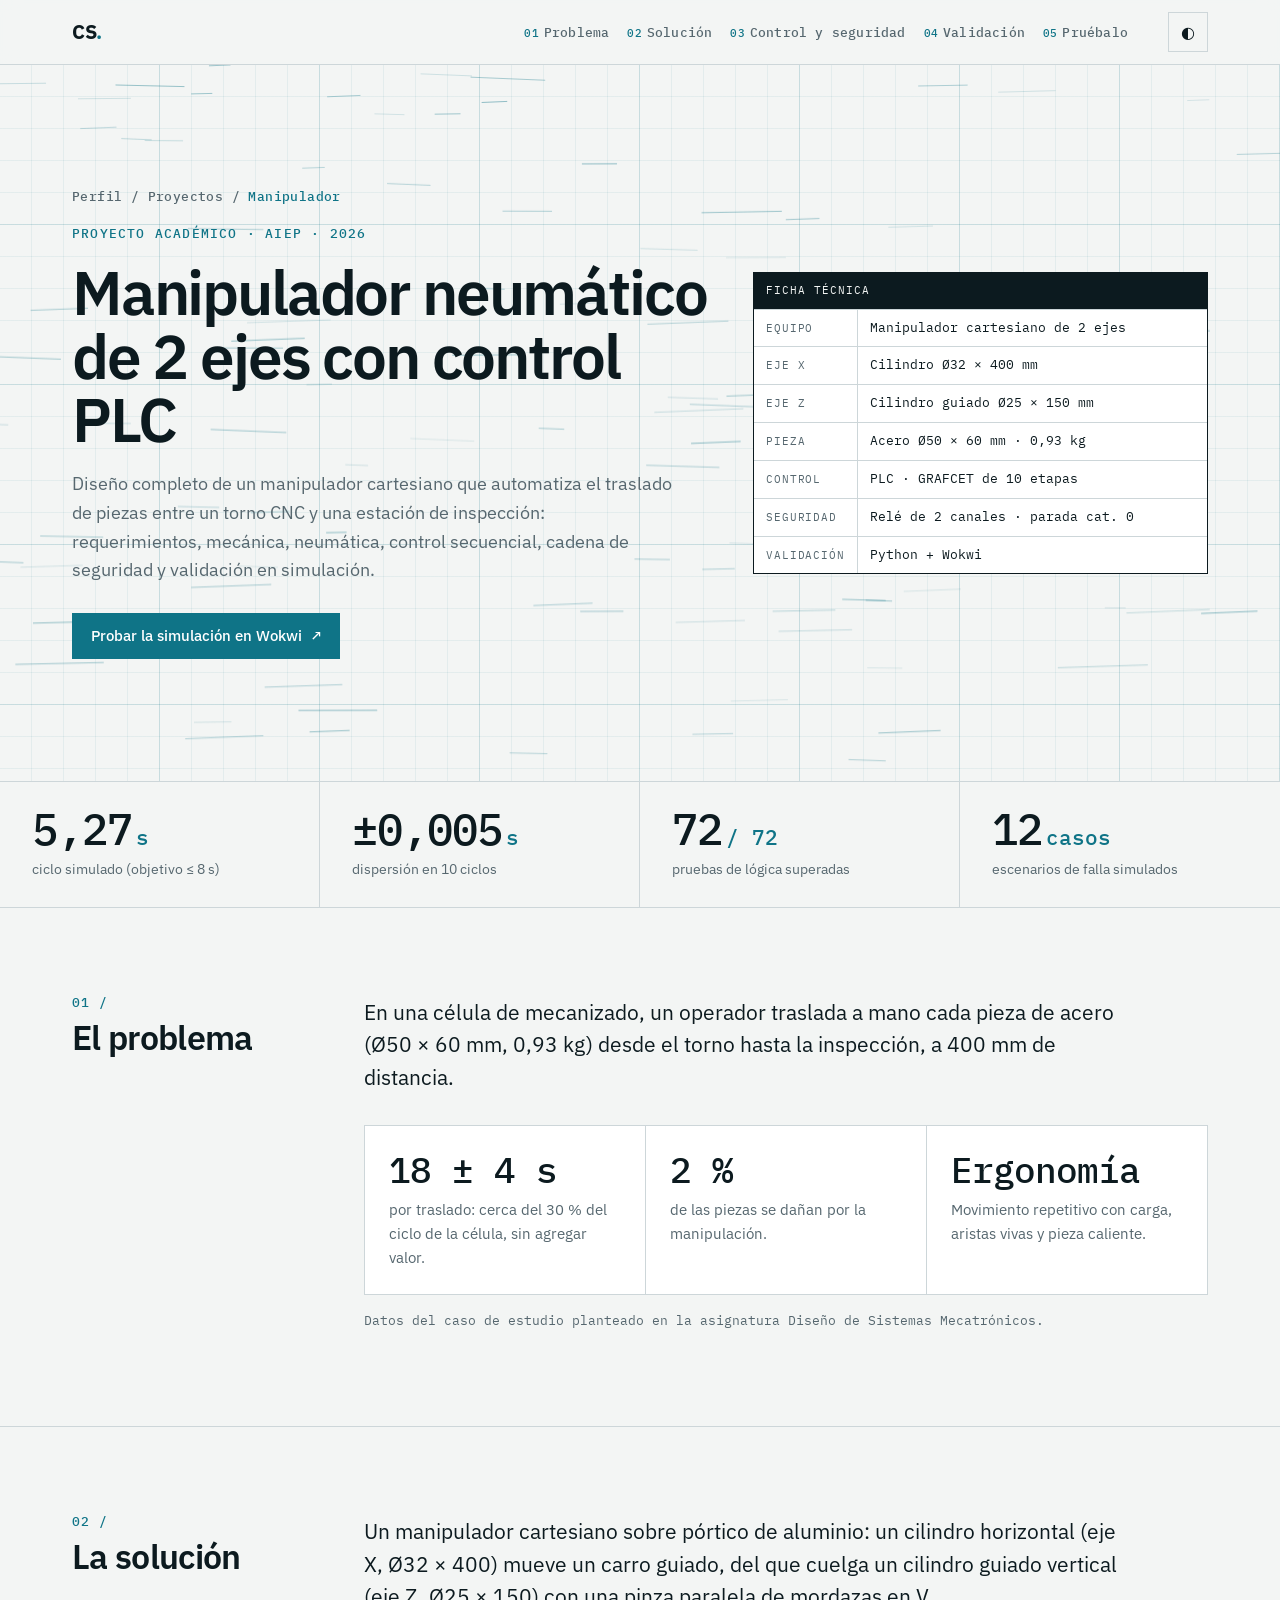
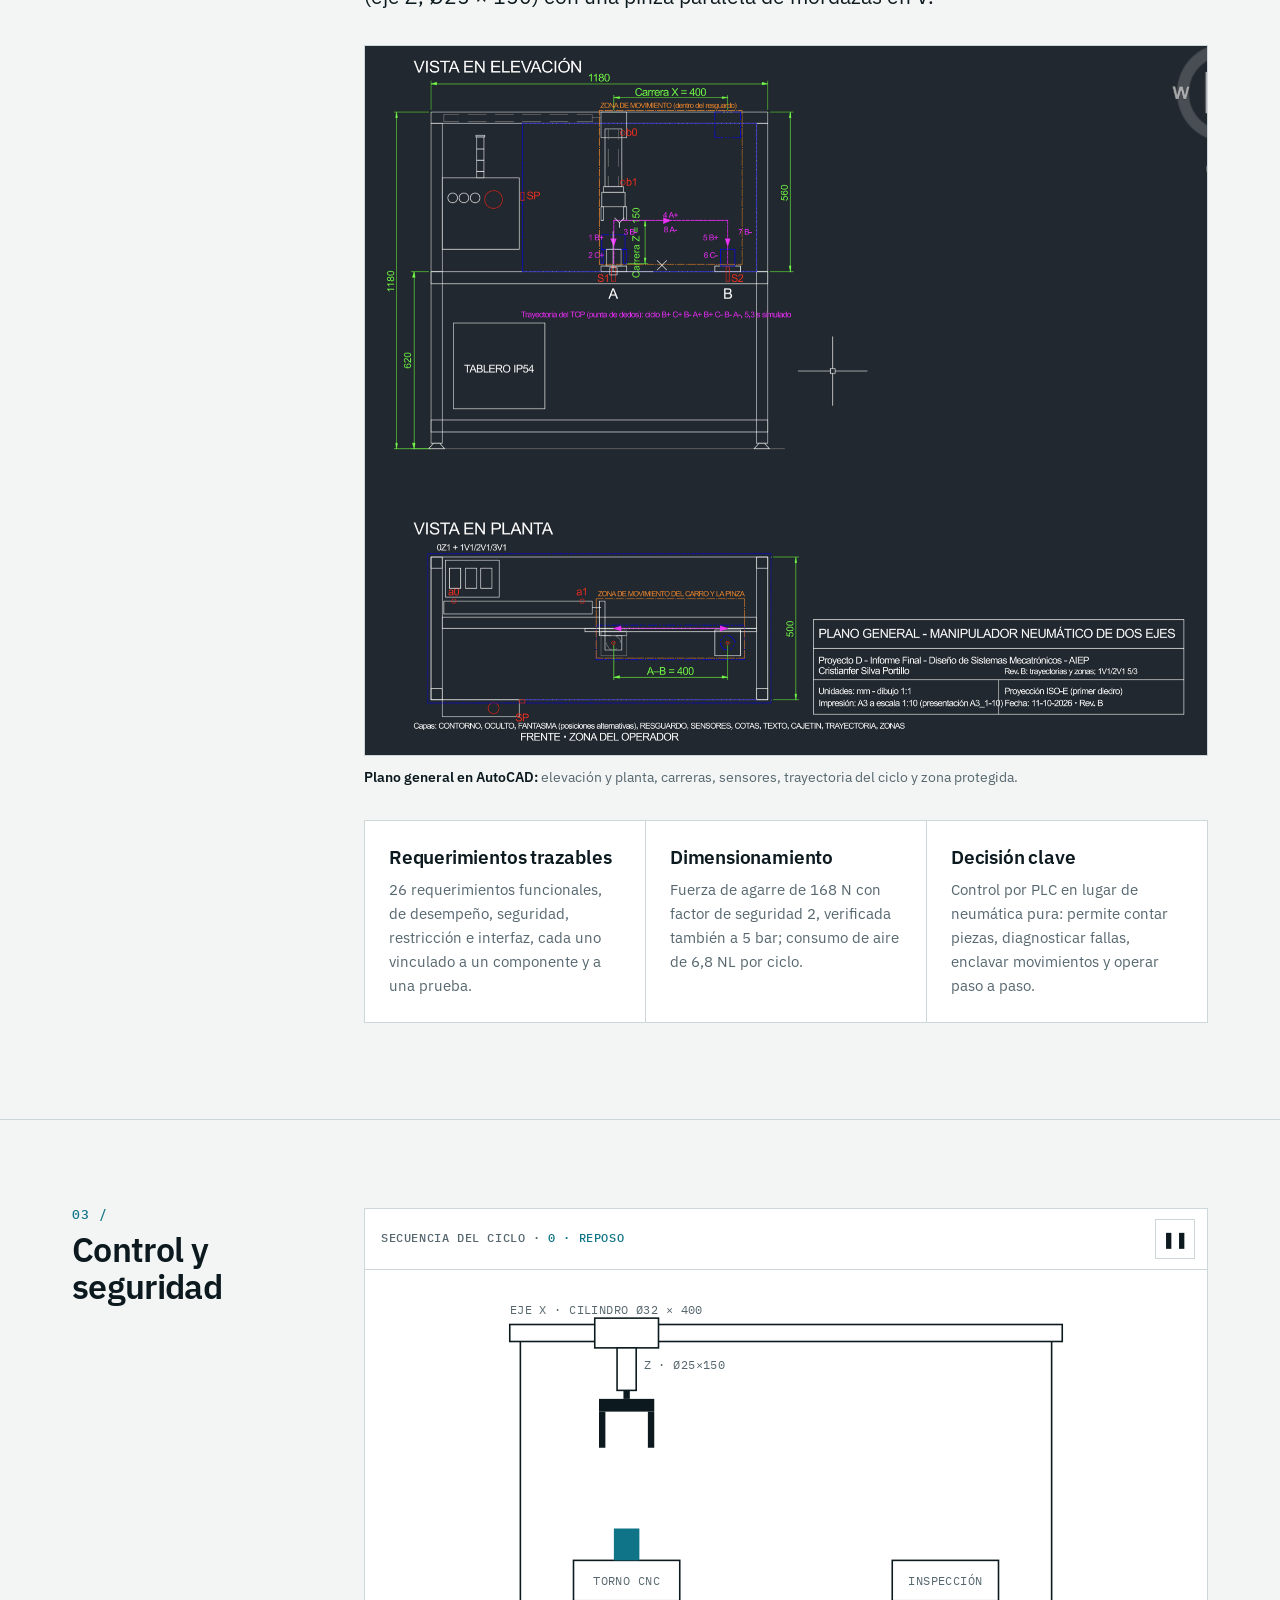
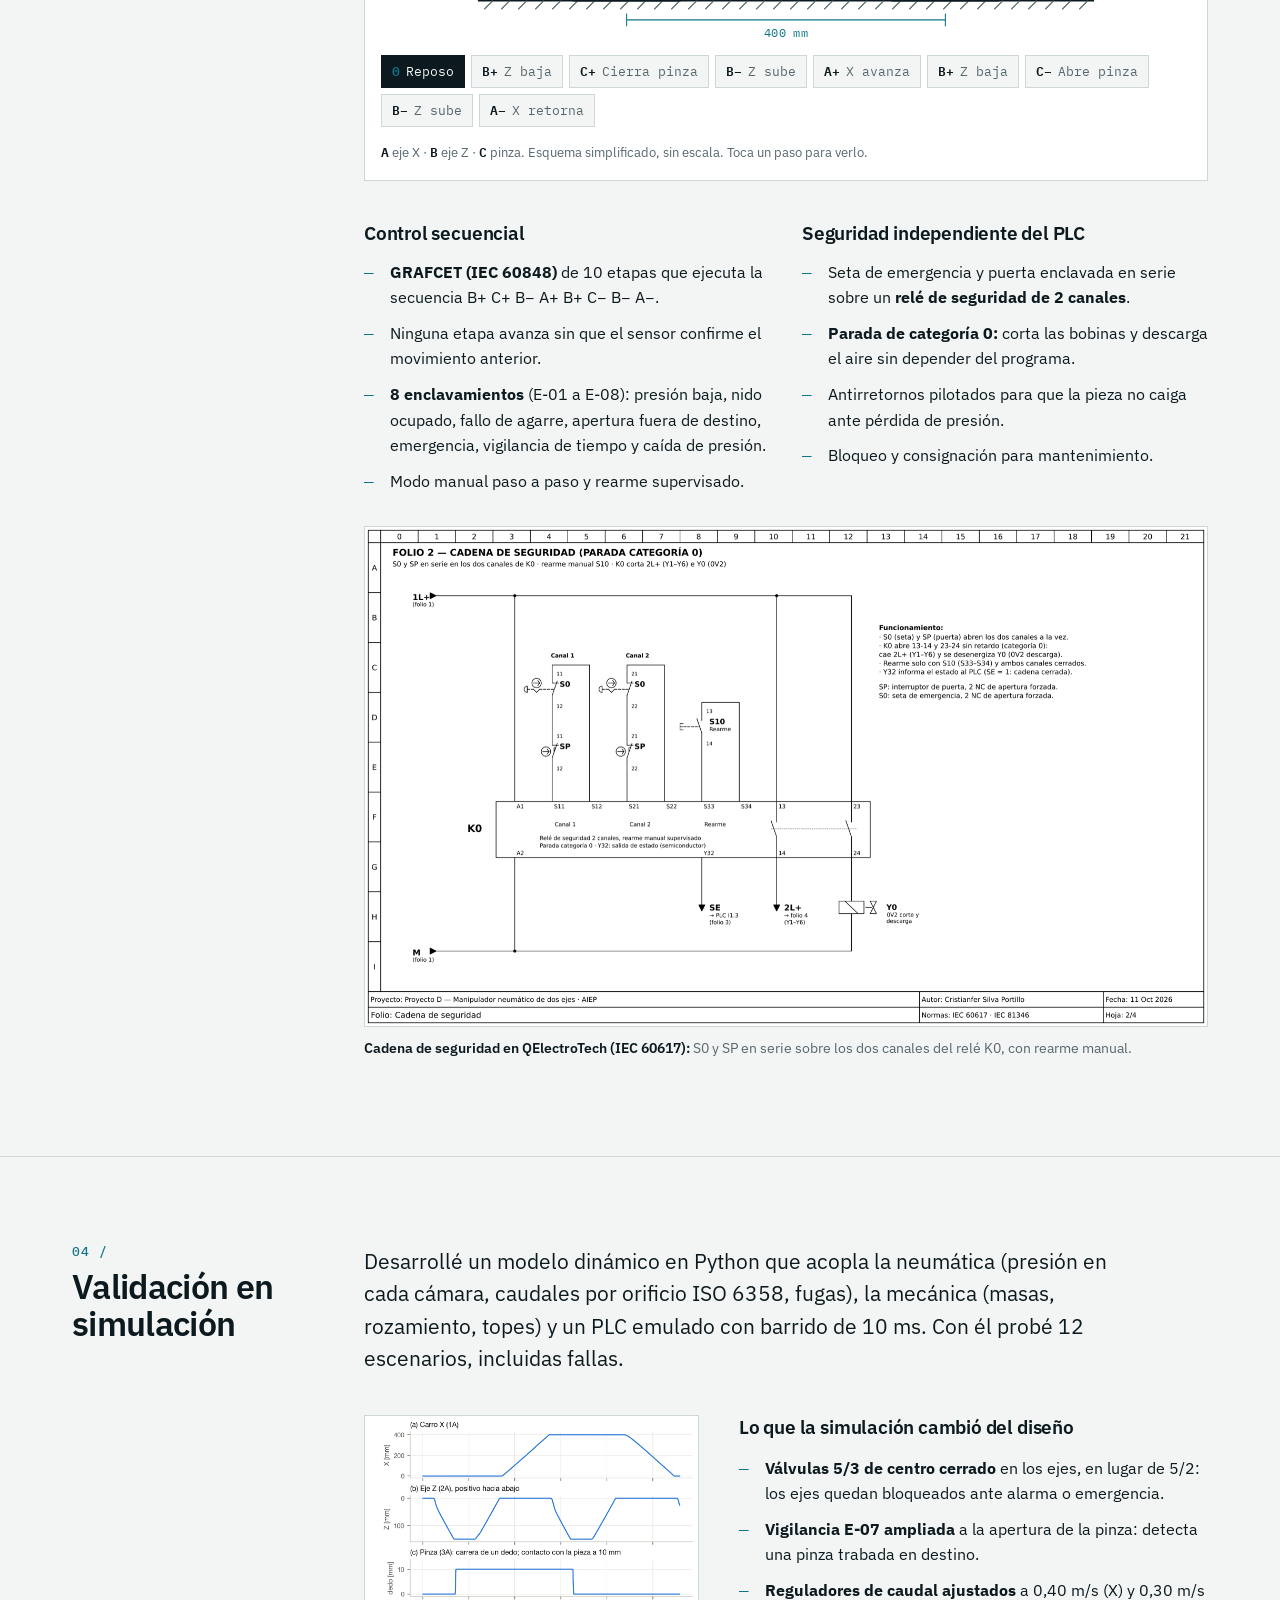
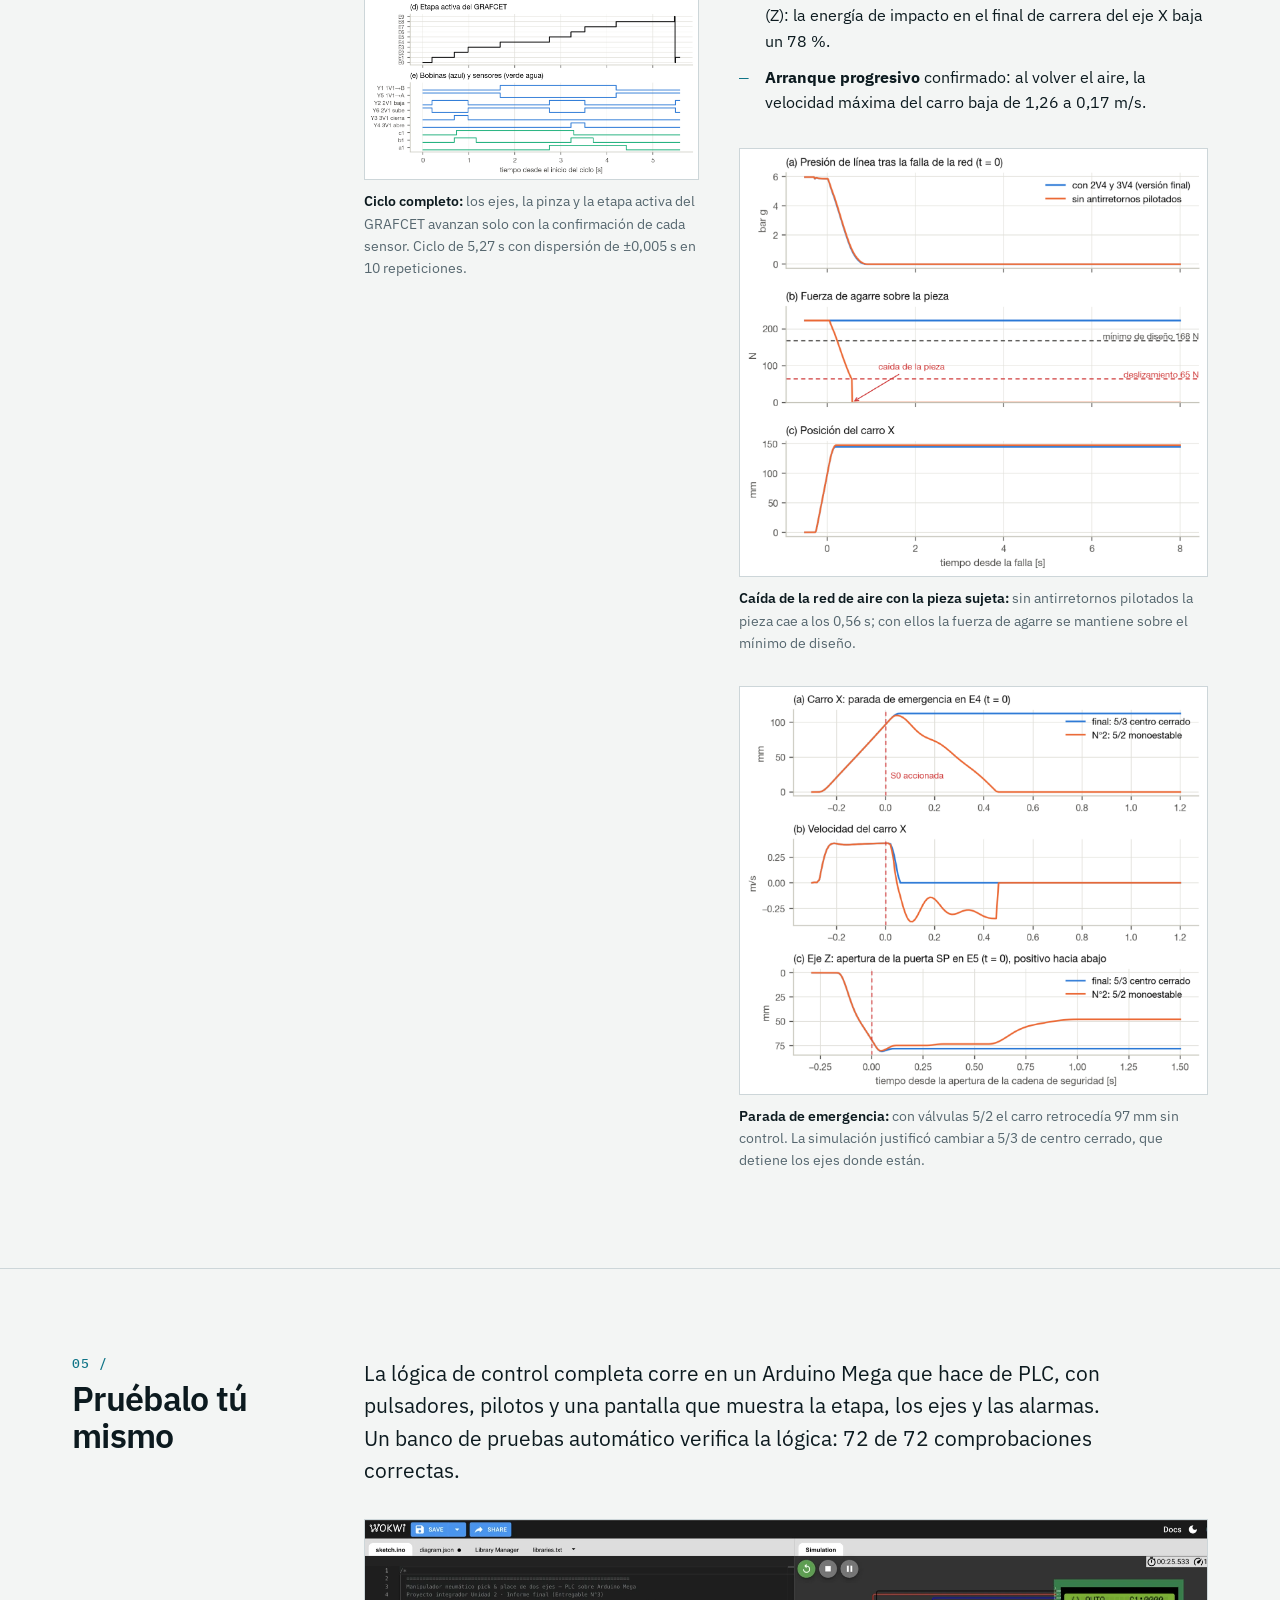
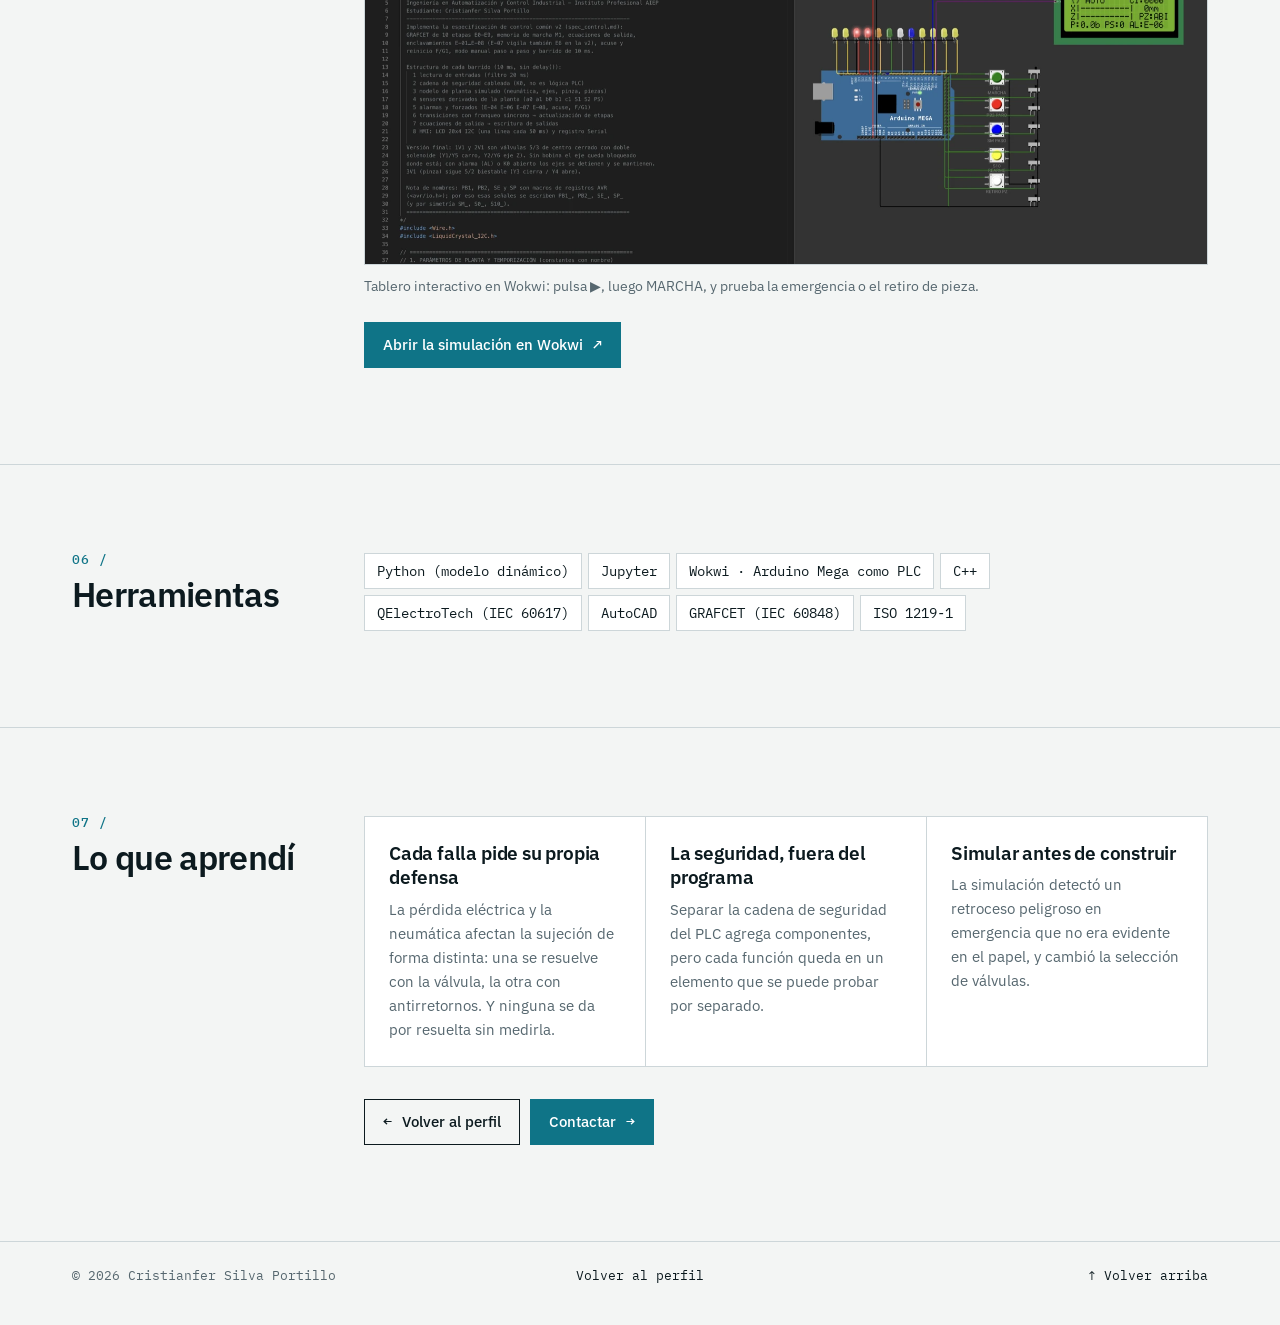
<file: proyectos/manipulador/index.html>
<!doctype html>
<html lang="es">
<head>
<meta charset="utf-8">
<meta name="viewport" content="width=device-width, initial-scale=1">
<title>Manipulador neumático con control PLC · Cristianfer Silva Portillo</title>
<meta name="description" content="Caso de estudio: diseño, control y validación en simulación de un manipulador neumático cartesiano de 2 ejes con PLC, GRAFCET y cadena de seguridad.">
<link rel="canonical" href="https://cristianferspe-ui.github.io/cristianferspe-ui/proyectos/manipulador/">
<meta property="og:type" content="article">
<meta property="og:title" content="Manipulador neumático de 2 ejes con control PLC">
<meta property="og:description" content="Diseño, GRAFCET, cadena de seguridad y validación en simulación: ciclo de 5,27 s y 72/72 pruebas de lógica superadas.">
<meta property="og:url" content="https://cristianferspe-ui.github.io/cristianferspe-ui/proyectos/manipulador/">
<meta property="og:image" content="https://cristianferspe-ui.github.io/cristianferspe-ui/proyectos/manipulador/og.png">
<meta name="twitter:card" content="summary_large_image">
<meta name="theme-color" content="#0f7487">
<link rel="icon" href="data:image/svg+xml,<svg xmlns='http://www.w3.org/2000/svg' viewBox='0 0 32 32'><rect width='32' height='32' fill='%230f7487'/><text x='16' y='22' font-family='Arial' font-weight='700' font-size='15' fill='white' text-anchor='middle'>CS</text></svg>">
<link rel="preconnect" href="https://fonts.googleapis.com">
<link rel="preconnect" href="https://fonts.gstatic.com" crossorigin>
<link rel="stylesheet" href="https://fonts.googleapis.com/css2?family=IBM+Plex+Mono:wght@400;500;600&family=IBM+Plex+Sans:wght@400;500;600;700&display=swap">
<link rel="stylesheet" href="../../styles.css?v=20261121">
<script>
  try { var t = localStorage.getItem('theme'); if (t) document.documentElement.dataset.theme = t; } catch (e) {}
</script>
<script defer src="../../main.js?v=20261121"></script>
<script type="application/ld+json">
{
  "@context": "https://schema.org",
  "@type": "Article",
  "headline": "Manipulador neumático cartesiano de 2 ejes con control PLC",
  "description": "Caso de estudio: diseño, control y validación en simulación de un manipulador neumático cartesiano de 2 ejes con PLC, GRAFCET y cadena de seguridad.",
  "url": "https://cristianferspe-ui.github.io/cristianferspe-ui/proyectos/manipulador/",
  "image": "https://cristianferspe-ui.github.io/cristianferspe-ui/proyectos/manipulador/og.png",
  "inLanguage": "es-CL",
  "about": ["PLC", "GRAFCET", "Electroneumática", "Seguridad de máquinas"],
  "author": {
    "@type": "Person",
    "@id": "https://cristianferspe-ui.github.io/cristianferspe-ui/#persona",
    "name": "Cristianfer Silva Portillo",
    "url": "https://cristianferspe-ui.github.io/cristianferspe-ui/"
  }
}
</script>
</head>
<body>
<a class="skip" href="#problema">Saltar al contenido</a>
<div class="progress" aria-hidden="true"><span data-progress></span></div>

<header class="nav">
  <div class="wrap nav-inner">
    <a class="logo" href="../../" aria-label="Volver al perfil">CS<span>.</span></a>
    <nav class="nav-links" aria-label="Secciones del caso">
      <a href="#problema"><span>01</span>Problema</a>
      <a href="#solucion"><span>02</span>Solución</a>
      <a href="#control"><span>03</span>Control y seguridad</a>
      <a href="#validacion"><span>04</span>Validación</a>
      <a href="#pruebalo"><span>05</span>Pruébalo</a>
    </nav>
    <button class="icon-btn theme" id="theme" type="button" aria-label="Cambiar tema claro u oscuro">◐</button>
    <button class="icon-btn menu-btn" id="menu-btn" type="button" aria-label="Abrir menú" aria-expanded="false" aria-controls="mobile-menu"><i></i></button>
  </div>
</header>

<div class="mobile-menu" id="mobile-menu" aria-hidden="true">
  <nav aria-label="Menú móvil">
    <a href="#problema"><span>01</span>Problema</a>
    <a href="#solucion"><span>02</span>Solución</a>
    <a href="#control"><span>03</span>Control y seguridad</a>
    <a href="#validacion"><span>04</span>Validación</a>
    <a href="#pruebalo"><span>05</span>Pruébalo</a>
    <a href="../../"><span>←</span>Volver al perfil</a>
  </nav>
  <div class="menu-foot">
    <a class="btn primary sm" href="https://wokwi.com/projects/477671830161685505" target="_blank" rel="noopener">Abrir en Wokwi</a>
    <a class="btn sm" href="../../#contacto">Contactar</a>
  </div>
</div>

<main>
  <section class="hero blueprint case-hero" data-hero>
    <div class="wrap hero-inner">
      <div class="hero-text">
        <p class="crumbs rise" style="--d:0"><a href="../../">Perfil</a> / <a href="../../#proyectos">Proyectos</a> / <b>Manipulador</b></p>
        <p class="kicker rise" style="--d:0">Proyecto académico · AIEP · 2026</p>
        <h1 class="rise" style="--d:1">Manipulador neumático de 2 ejes con control PLC</h1>
        <p class="intro rise" style="--d:2">Diseño completo de un manipulador cartesiano que automatiza el traslado de piezas entre un torno CNC y una estación de inspección: requerimientos, mecánica, neumática, control secuencial, cadena de seguridad y validación en simulación.</p>
        <div class="cta rise" style="--d:3">
          <a class="btn primary" href="https://wokwi.com/projects/477671830161685505" target="_blank" rel="noopener" data-goatcounter-click="wokwi-hero">Probar la simulación en Wokwi <span class="arr">↗</span></a>
          <!-- REPOSITORIO: cuando el proyecto esté en GitHub, descomentar y poner la URL
          <a class="btn" href="https://github.com/cristianferspe-ui/NOMBRE-REPO" target="_blank" rel="noopener">Ver el repositorio</a>
          -->
        </div>
      </div>
      <div class="hero-art rise" style="--d:3">
        <dl class="titleblock">
          <div class="tb-head">Ficha técnica</div>
          <div class="row"><dt>Equipo</dt><dd>Manipulador cartesiano de 2 ejes</dd></div>
          <div class="row"><dt>Eje X</dt><dd>Cilindro Ø32 × 400 mm</dd></div>
          <div class="row"><dt>Eje Z</dt><dd>Cilindro guiado Ø25 × 150 mm</dd></div>
          <div class="row"><dt>Pieza</dt><dd>Acero Ø50 × 60 mm · 0,93 kg</dd></div>
          <div class="row"><dt>Control</dt><dd>PLC · GRAFCET de 10 etapas</dd></div>
          <div class="row"><dt>Seguridad</dt><dd>Relé de 2 canales · parada cat. 0</dd></div>
          <div class="row"><dt>Validación</dt><dd>Python + Wokwi</dd></div>
        </dl>
      </div>
    </div>

    <ul class="stats">
      <li><strong><span data-count="5.27">5,27</span><small>s</small></strong><span>ciclo simulado (objetivo ≤ 8 s)</span></li>
      <li><strong>±0,005<small>s</small></strong><span>dispersión en 10 ciclos</span></li>
      <li><strong><span data-count="72">72</span><small>/ 72</small></strong><span>pruebas de lógica superadas</span></li>
      <li><strong><span data-count="12">12</span><small>casos</small></strong><span>escenarios de falla simulados</span></li>
    </ul>
    <div class="crosshair" aria-hidden="true"><i class="h"></i><i class="v"></i><span class="tag"></span></div>
  </section>

  <section id="problema" class="section">
    <div class="wrap section-grid">
      <div class="section-label"><span class="num">01 /</span><h2>El problema</h2></div>
      <div class="section-body">
        <p class="lead" data-reveal>En una célula de mecanizado, un operador traslada a mano cada pieza de acero (Ø50 × 60 mm, 0,93 kg) desde el torno hasta la inspección, a 400 mm de distancia.</p>
        <div class="cells c3">
          <div class="metric" data-reveal><strong>18 ± 4 s</strong><p>por traslado: cerca del 30 % del ciclo de la célula, sin agregar valor.</p></div>
          <div class="metric" data-reveal><strong>2 %</strong><p>de las piezas se dañan por la manipulación.</p></div>
          <div class="metric" data-reveal><strong>Ergonomía</strong><p>Movimiento repetitivo con carga, aristas vivas y pieza caliente.</p></div>
        </div>
        <p class="note">Datos del caso de estudio planteado en la asignatura Diseño de Sistemas Mecatrónicos.</p>
      </div>
    </div>
  </section>

  <section id="solucion" class="section">
    <div class="wrap section-grid">
      <div class="section-label"><span class="num">02 /</span><h2>La solución</h2></div>
      <div class="section-body">
        <p class="lead" data-reveal>Un manipulador cartesiano sobre pórtico de aluminio: un cilindro horizontal (eje X, Ø32 × 400) mueve un carro guiado, del que cuelga un cilindro guiado vertical (eje Z, Ø25 × 150) con una pinza paralela de mordazas en V.</p>
        <figure data-reveal>
          <a class="zoom" href="img/plano_autocad.webp" aria-label="Ampliar plano general">
            <img src="img/plano_autocad.webp" alt="Plano general del manipulador en AutoCAD, vistas en elevación y planta con cotas, trayectorias y zonas de movimiento" loading="lazy" width="1600" height="1347">
          </a>
          <figcaption><strong>Plano general en AutoCAD:</strong> elevación y planta, carreras, sensores, trayectoria del ciclo y zona protegida.</figcaption>
        </figure>
        <div class="cells c3" style="margin-top:32px">
          <article data-reveal><h3>Requerimientos trazables</h3><p>26 requerimientos funcionales, de desempeño, seguridad, restricción e interfaz, cada uno vinculado a un componente y a una prueba.</p></article>
          <article data-reveal><h3>Dimensionamiento</h3><p>Fuerza de agarre de 168 N con factor de seguridad 2, verificada también a 5 bar; consumo de aire de 6,8 NL por ciclo.</p></article>
          <article data-reveal><h3>Decisión clave</h3><p>Control por PLC en lugar de neumática pura: permite contar piezas, diagnosticar fallas, enclavar movimientos y operar paso a paso.</p></article>
        </div>
      </div>
    </div>
  </section>

  <section id="control" class="section">
    <div class="wrap section-grid">
      <div class="section-label"><span class="num">03 /</span><h2>Control y seguridad</h2></div>
      <div class="section-body">
        <div class="seq" data-seq data-reveal>
          <div class="seq-head">
            <p>Secuencia del ciclo · <b data-seq-now>0 Reposo</b></p>
            <button class="icon-btn" type="button" data-seq-toggle aria-label="Pausar animación">❚❚</button>
          </div>
          <div class="seq-stage">
            <svg class="seq-svg" viewBox="0 0 640 340" role="img" aria-label="Esquema simplificado del manipulador ejecutando la secuencia B+ C+ B− A+ B+ C− B− A−">
              <!-- piso -->
              <line class="ln" x1="30" y1="300" x2="610" y2="300"/>
              <path class="hatch" d="M44 300 l-8 8 M60 300 l-8 8 M76 300 l-8 8 M92 300 l-8 8 M108 300 l-8 8 M124 300 l-8 8 M140 300 l-8 8 M156 300 l-8 8 M172 300 l-8 8 M188 300 l-8 8 M204 300 l-8 8 M220 300 l-8 8 M236 300 l-8 8 M252 300 l-8 8 M268 300 l-8 8 M284 300 l-8 8 M300 300 l-8 8 M316 300 l-8 8 M332 300 l-8 8 M348 300 l-8 8 M364 300 l-8 8 M380 300 l-8 8 M396 300 l-8 8 M412 300 l-8 8 M428 300 l-8 8 M444 300 l-8 8 M460 300 l-8 8 M476 300 l-8 8 M492 300 l-8 8 M508 300 l-8 8 M524 300 l-8 8 M540 300 l-8 8 M556 300 l-8 8 M572 300 l-8 8 M588 300 l-8 8 M604 300 l-8 8"/>
              <!-- pórtico -->
              <line class="ln" x1="70" y1="56" x2="70" y2="300"/>
              <line class="ln" x1="570" y1="56" x2="570" y2="300"/>
              <rect class="soft" x="60" y="40" width="520" height="16"/>
              <text x="60" y="30">EJE X · CILINDRO Ø32 × 400</text>
              <!-- estaciones -->
              <rect class="soft" x="120" y="262" width="100" height="38"/>
              <text x="170" y="285" text-anchor="middle">TORNO CNC</text>
              <rect class="soft" x="420" y="262" width="100" height="38"/>
              <text x="470" y="285" text-anchor="middle">INSPECCIÓN</text>
              <!-- cota entre estaciones -->
              <path class="acc" d="M170 318 L470 318 M170 312 L170 324 M470 312 L470 324"/>
              <text x="320" y="334" text-anchor="middle" style="fill:var(--accent)">400 mm</text>

              <!-- pieza -->
              <rect class="piece mv" data-piece x="158" y="232" width="24" height="30"/>

              <!-- carro + eje Z + pinza -->
              <g class="mv" data-car>
                <rect class="mv rod solid" data-rod x="167" y="102" width="6" height="108" style="transform:scaleY(.074)"/>
                <rect class="soft" x="140" y="34" width="60" height="28"/>
                <rect class="soft" x="161" y="62" width="18" height="40"/>
                <text x="186" y="82">Z · Ø25×150</text>
                <g class="mv" data-z>
                  <rect class="solid" x="144" y="110" width="52" height="12"/>
                  <rect class="solid mv" data-jaw-l x="152" y="122" width="6" height="34" style="transform:translateX(-8px)"/>
                  <rect class="solid mv" data-jaw-r x="182" y="122" width="6" height="34" style="transform:translateX(8px)"/>
                </g>
              </g>
            </svg>
          </div>
          <ol class="seq-steps">
            <li><button type="button"><b>0</b>Reposo</button></li>
            <li><button type="button"><b>B+</b>Z baja</button></li>
            <li><button type="button"><b>C+</b>Cierra pinza</button></li>
            <li><button type="button"><b>B−</b>Z sube</button></li>
            <li><button type="button"><b>A+</b>X avanza</button></li>
            <li><button type="button"><b>B+</b>Z baja</button></li>
            <li><button type="button"><b>C−</b>Abre pinza</button></li>
            <li><button type="button"><b>B−</b>Z sube</button></li>
            <li><button type="button"><b>A−</b>X retorna</button></li>
          </ol>
          <p class="seq-legend"><b>A</b> eje X · <b>B</b> eje Z · <b>C</b> pinza. Esquema simplificado, sin escala. Toca un paso para verlo.</p>
        </div>

        <div class="split">
          <div data-reveal>
            <h3>Control secuencial</h3>
            <ul class="dash">
              <li><strong>GRAFCET (IEC 60848)</strong> de 10 etapas que ejecuta la secuencia B+ C+ B− A+ B+ C− B− A−.</li>
              <li>Ninguna etapa avanza sin que el sensor confirme el movimiento anterior.</li>
              <li><strong>8 enclavamientos</strong> (E‑01 a E‑08): presión baja, nido ocupado, fallo de agarre, apertura fuera de destino, emergencia, vigilancia de tiempo y caída de presión.</li>
              <li>Modo manual paso a paso y rearme supervisado.</li>
            </ul>
          </div>
          <div data-reveal>
            <h3>Seguridad independiente del PLC</h3>
            <ul class="dash">
              <li>Seta de emergencia y puerta enclavada en serie sobre un <strong>relé de seguridad de 2 canales</strong>.</li>
              <li><strong>Parada de categoría 0:</strong> corta las bobinas y descarga el aire sin depender del programa.</li>
              <li>Antirretornos pilotados para que la pieza no caiga ante pérdida de presión.</li>
              <li>Bloqueo y consignación para mantenimiento.</li>
            </ul>
          </div>
        </div>
        <figure data-reveal>
          <a class="zoom" href="img/esquema_seguridad.webp" aria-label="Ampliar esquema de seguridad">
            <img src="img/esquema_seguridad.webp" alt="Esquema eléctrico de la cadena de seguridad con relé K0, seta S0 y puerta SP" loading="lazy" width="1600" height="948">
          </a>
          <figcaption><strong>Cadena de seguridad en QElectroTech (IEC 60617):</strong> S0 y SP en serie sobre los dos canales del relé K0, con rearme manual.</figcaption>
        </figure>
      </div>
    </div>
  </section>

  <section id="validacion" class="section">
    <div class="wrap section-grid">
      <div class="section-label"><span class="num">04 /</span><h2>Validación en simulación</h2></div>
      <div class="section-body">
        <p class="lead" data-reveal>Desarrollé un modelo dinámico en Python que acopla la neumática (presión en cada cámara, caudales por orificio ISO 6358, fugas), la mecánica (masas, rozamiento, topes) y un PLC emulado con barrido de 10 ms. Con él probé 12 escenarios, incluidas fallas.</p>

        <div class="narrative">
          <figure class="narrative-fig">
            <a class="zoom" href="img/F01_ciclo_espacio_fase.webp" aria-label="Ampliar gráfico del ciclo completo">
              <img src="img/F01_ciclo_espacio_fase.webp" alt="Gráfico del ciclo completo: posición de los ejes X y Z, pinza, etapa del GRAFCET, bobinas y sensores" loading="lazy" width="1283" height="1400">
            </a>
            <figcaption><strong>Ciclo completo:</strong> los ejes, la pinza y la etapa activa del GRAFCET avanzan solo con la confirmación de cada sensor. Ciclo de 5,27 s con dispersión de ±0,005 s en 10 repeticiones.</figcaption>
          </figure>

          <div class="narrative-text">
            <h3 class="sub-h">Lo que la simulación cambió del diseño</h3>
            <ul class="dash" data-reveal>
              <li><strong>Válvulas 5/3 de centro cerrado</strong> en los ejes, en lugar de 5/2: los ejes quedan bloqueados ante alarma o emergencia.</li>
              <li><strong>Vigilancia E‑07 ampliada</strong> a la apertura de la pinza: detecta una pinza trabada en destino.</li>
              <li><strong>Reguladores de caudal ajustados</strong> a 0,40 m/s (X) y 0,30 m/s (Z): la energía de impacto en el final de carrera del eje X baja un 78 %.</li>
              <li><strong>Arranque progresivo</strong> confirmado: al volver el aire, la velocidad máxima del carro baja de 1,26 a 0,17 m/s.</li>
            </ul>
            <figure data-reveal>
              <a class="zoom" href="img/F04_caida_presion_retencion.webp" aria-label="Ampliar gráfico de caída de presión">
                <img src="img/F04_caida_presion_retencion.webp" alt="Gráfico de caída de presión: con antirretornos la fuerza de agarre se mantiene; sin ellos la pieza cae" loading="lazy" width="1400" height="1281">
              </a>
              <figcaption><strong>Caída de la red de aire con la pieza sujeta:</strong> sin antirretornos pilotados la pieza cae a los 0,56 s; con ellos la fuerza de agarre se mantiene sobre el mínimo de diseño.</figcaption>
            </figure>
            <figure data-reveal>
              <a class="zoom" href="img/F06_parada_emergencia_valvulas.webp" aria-label="Ampliar gráfico de parada de emergencia">
                <img src="img/F06_parada_emergencia_valvulas.webp" alt="Gráfico de parada de emergencia comparando válvulas 5/2 monoestables y 5/3 de centro cerrado" loading="lazy" width="1400" height="1218">
              </a>
              <figcaption><strong>Parada de emergencia:</strong> con válvulas 5/2 el carro retrocedía 97 mm sin control. La simulación justificó cambiar a 5/3 de centro cerrado, que detiene los ejes donde están.</figcaption>
            </figure>
          </div>
        </div>
      </div>
    </div>
  </section>

  <section id="pruebalo" class="section">
    <div class="wrap section-grid">
      <div class="section-label"><span class="num">05 /</span><h2>Pruébalo tú mismo</h2></div>
      <div class="section-body">
        <p class="lead" data-reveal>La lógica de control completa corre en un Arduino Mega que hace de PLC, con pulsadores, pilotos y una pantalla que muestra la etapa, los ejes y las alarmas. Un banco de pruebas automático verifica la lógica: 72 de 72 comprobaciones correctas.</p>
        <figure data-reveal>
          <a class="zoom" href="img/wokwi.webp" aria-label="Ampliar captura de Wokwi">
            <img src="img/wokwi.webp" alt="Simulación en Wokwi: código del PLC y tablero con Arduino Mega, pulsadores, pilotos y pantalla LCD" loading="lazy" width="1600" height="654">
          </a>
          <figcaption>Tablero interactivo en Wokwi: pulsa ▶, luego MARCHA, y prueba la emergencia o el retiro de pieza.</figcaption>
        </figure>
        <div class="cta" style="margin-top:24px">
          <a class="btn primary" href="https://wokwi.com/projects/477671830161685505" target="_blank" rel="noopener" data-goatcounter-click="wokwi-pruebalo">Abrir la simulación en Wokwi <span class="arr">↗</span></a>
        </div>
      </div>
    </div>
  </section>

  <section class="section">
    <div class="wrap section-grid">
      <div class="section-label"><span class="num">06 /</span><h2>Herramientas</h2></div>
      <div class="section-body">
        <ul class="chips" data-reveal>
          <li>Python (modelo dinámico)</li><li>Jupyter</li><li>Wokwi · Arduino Mega como PLC</li><li>C++</li><li>QElectroTech (IEC 60617)</li><li>AutoCAD</li><li>GRAFCET (IEC 60848)</li><li>ISO 1219‑1</li>
        </ul>
      </div>
    </div>
  </section>

  <section class="section">
    <div class="wrap section-grid">
      <div class="section-label"><span class="num">07 /</span><h2>Lo que aprendí</h2></div>
      <div class="section-body">
        <div class="cells c3">
          <article data-reveal><h3>Cada falla pide su propia defensa</h3><p>La pérdida eléctrica y la neumática afectan la sujeción de forma distinta: una se resuelve con la válvula, la otra con antirretornos. Y ninguna se da por resuelta sin medirla.</p></article>
          <article data-reveal><h3>La seguridad, fuera del programa</h3><p>Separar la cadena de seguridad del PLC agrega componentes, pero cada función queda en un elemento que se puede probar por separado.</p></article>
          <article data-reveal><h3>Simular antes de construir</h3><p>La simulación detectó un retroceso peligroso en emergencia que no era evidente en el papel, y cambió la selección de válvulas.</p></article>
        </div>
        <div class="cta" style="margin-top:32px">
          <a class="btn" href="../../#proyectos"><span class="arr">←</span> Volver al perfil</a>
          <a class="btn primary" href="../../#contacto">Contactar <span class="arr">→</span></a>
        </div>
      </div>
    </div>
  </section>
</main>

<footer class="wrap foot">
  <p>© <span id="y">2026</span> Cristianfer Silva Portillo</p>
  <p><a href="../../">Volver al perfil</a></p>
  <p><a href="#">↑ Volver arriba</a></p>
</footer>

<!-- GoatCounter (estadísticas de visitas, gratis y sin cookies).
     Para activarlo: crear la cuenta en https://www.goatcounter.com, reemplazar TU-CODIGO
     por el código elegido y quitar estas dos líneas de comentario (la de arriba y la de abajo).
<script data-goatcounter="https://TU-CODIGO.goatcounter.com/count" async src="//gc.zgo.at/count.js"></script>
-->
</body>
</html>
</file>
<file: styles.css>
/* =========================================================
   Cristianfer Silva Portillo · Sitio personal
   Estilo: plano técnico (grilla estricta, líneas finas, mono)
   ========================================================= */

/* ---------- 1. Tokens ---------- */
:root {
  --bg: #f3f5f4;
  --surface: #ffffff;
  --ink: #0c1a1f;
  --muted: #56676f;
  --line: #cdd6d9;
  --grid: rgba(15, 116, 135, .07);
  --grid-major: rgba(15, 116, 135, .13);
  --accent: #0f7487;
  --accent-ink: #ffffff;
  --ok: #1d7a4a;

  --sans: "IBM Plex Sans", "Helvetica Neue", Helvetica, Arial, system-ui, sans-serif;
  --mono: "IBM Plex Mono", ui-monospace, SFMono-Regular, Menlo, Consolas, monospace;
  --nav-h: 64px;
  --ease: cubic-bezier(.2, .7, .2, 1);
  color-scheme: light;
}
@media (prefers-color-scheme: dark) {
  :root:not([data-theme="light"]) {
    --bg: #0a1114; --surface: #0f191d; --ink: #e4eef1; --muted: #8fa2aa;
    --line: #22353c; --grid: rgba(60, 182, 203, .06); --grid-major: rgba(60, 182, 203, .11);
    --accent: #3cb6cb; --accent-ink: #04161a; --ok: #5fcf93;
    color-scheme: dark;
  }
}
:root[data-theme="dark"] {
  --bg: #0a1114; --surface: #0f191d; --ink: #e4eef1; --muted: #8fa2aa;
  --line: #22353c; --grid: rgba(60, 182, 203, .06); --grid-major: rgba(60, 182, 203, .11);
  --accent: #3cb6cb; --accent-ink: #04161a; --ok: #5fcf93;
  color-scheme: dark;
}

/* ---------- 2. Base ---------- */
*, *::before, *::after { box-sizing: border-box; }
[hidden] { display: none !important; }
html { scroll-behavior: smooth; scroll-padding-top: calc(var(--nav-h) + 8px); -webkit-text-size-adjust: 100%; }
body {
  margin: 0; background: var(--bg); color: var(--ink);
  font: 400 16px/1.6 var(--sans);
  -webkit-font-smoothing: antialiased;
  overflow-x: clip;
}
a { color: var(--accent); }
img { max-width: 100%; }
::selection { background: var(--accent); color: var(--accent-ink); }
:focus-visible { outline: 2px solid var(--accent); outline-offset: 2px; }
.wrap { max-width: 1200px; margin: 0 auto; padding: 0 16px; }
@media (min-width: 760px) { .wrap { padding: 0 32px; } }
.skip {
  position: absolute; left: 8px; top: -60px; z-index: 300;
  background: var(--ink); color: var(--bg); padding: 8px 14px; font: 500 14px var(--mono);
}
.skip:focus { top: 8px; }

/* ---------- 3. Barra de progreso ---------- */
.progress { position: fixed; top: 0; left: 0; right: 0; height: 2px; z-index: 200; pointer-events: none; }
.progress span { display: block; height: 100%; background: var(--accent); transform-origin: 0 0; transform: scaleX(0); }

/* ---------- 4. Navegación ---------- */
.nav {
  position: sticky; top: 0; z-index: 100;
  background: var(--bg);
  border-bottom: 1px solid var(--line);
}
@supports (backdrop-filter: blur(8px)) {
  .nav { background: color-mix(in srgb, var(--bg) 86%, transparent); backdrop-filter: blur(10px); }
}
.nav-inner { display: flex; align-items: center; gap: 24px; height: var(--nav-h); }
.logo { font: 700 20px/1 var(--sans); color: var(--ink); text-decoration: none; letter-spacing: -.5px; }
.logo span { color: var(--accent); }
.nav-links { display: none; margin-left: auto; gap: 2px; }
.nav-links a {
  position: relative; color: var(--muted); text-decoration: none;
  font: 500 13px/1 var(--mono); padding: 10px 8px; letter-spacing: .2px;
}
.nav-links a span { color: var(--accent); margin-right: 5px; font-size: 11px; }
.nav-links a::after {
  content: ""; position: absolute; left: 8px; right: 8px; bottom: 2px; height: 1px;
  background: var(--accent); transform: scaleX(0); transform-origin: left; transition: transform .3s var(--ease);
}
.nav-links a:hover, .nav-links a.is-active { color: var(--ink); }
.nav-links a:hover::after, .nav-links a.is-active::after { transform: scaleX(1); }
.icon-btn {
  display: inline-grid; place-items: center; width: 40px; height: 40px; flex: none;
  background: none; border: 1px solid var(--line); color: var(--ink);
  cursor: pointer; font: 500 16px/1 var(--mono); border-radius: 0; padding: 0;
  transition: background .15s, color .15s, border-color .15s;
}
.icon-btn:hover { background: var(--ink); color: var(--bg); border-color: var(--ink); }
.theme { margin-left: auto; }
.menu-btn { display: none; }
.js .menu-btn { display: inline-grid; }
.menu-btn i, .menu-btn i::before, .menu-btn i::after {
  display: block; width: 18px; height: 1.5px; background: currentColor; position: relative;
  transition: transform .3s var(--ease), background .2s;
}
.menu-btn i::before, .menu-btn i::after { content: ""; position: absolute; left: 0; }
.menu-btn i::before { top: -6px; }
.menu-btn i::after { top: 6px; }
.menu-open .menu-btn i { background: transparent; }
.menu-open .menu-btn i::before { transform: translateY(6px) rotate(45deg); }
.menu-open .menu-btn i::after { transform: translateY(-6px) rotate(-45deg); }

@media (min-width: 1100px) {
  .nav-links { display: flex; }
  .theme { margin-left: 8px; }
  .js .menu-btn { display: none; }
}

/* Menú móvil a pantalla completa */
.mobile-menu {
  position: fixed; inset: var(--nav-h) 0 0 0; z-index: 90;
  background: var(--bg); overflow-y: auto;
  clip-path: inset(0 0 100% 0); visibility: hidden;
  transition: clip-path .5s var(--ease), visibility 0s linear .5s;
}
.menu-open .mobile-menu { clip-path: inset(0); visibility: visible; transition: clip-path .5s var(--ease), visibility 0s; }
.mobile-menu nav { display: flex; flex-direction: column; }
.mobile-menu nav a {
  display: flex; align-items: baseline; gap: 14px; padding: 16px;
  border-bottom: 1px solid var(--line); color: var(--ink); text-decoration: none;
  font: 500 clamp(24px, 7vw, 34px)/1.1 var(--sans); letter-spacing: -.5px;
}
.mobile-menu nav a span { font: 500 13px var(--mono); color: var(--accent); min-width: 22px; }
.mobile-menu nav a:active, .mobile-menu nav a:hover { background: var(--ink); color: var(--bg); }
.mobile-menu .menu-foot { padding: 20px 16px 32px; display: flex; flex-wrap: wrap; gap: 10px; }
@media (min-width: 1100px) { .mobile-menu { display: none; } }

/* ---------- 5. Botones ---------- */
.cta { display: flex; flex-wrap: wrap; gap: 10px; }
.btn {
  display: inline-flex; align-items: center; gap: 10px;
  padding: 13px 18px; border: 1px solid var(--ink); border-radius: 0;
  color: var(--ink); background: transparent; text-decoration: none;
  font: 500 15px/1.2 var(--sans); cursor: pointer;
  transition: background .15s, color .15s, border-color .15s, transform .2s var(--ease);
}
.btn .arr { display: inline-block; transition: transform .25s var(--ease); font-family: var(--mono); }
.btn:hover { background: var(--ink); color: var(--bg); }
.btn:hover .arr { transform: translateX(4px); }
.btn:active { transform: translateY(1px); }
.btn.primary { background: var(--accent); border-color: var(--accent); color: var(--accent-ink); }
.btn.primary:hover { background: var(--ink); border-color: var(--ink); color: var(--bg); }
.btn.wa { background: #25d366; border-color: #25d366; color: #06301a; }
.btn.wa:hover { background: var(--ink); border-color: var(--ink); color: var(--bg); }
.btn.sm { padding: 9px 14px; font-size: 14px; }

/* ---------- 6. Hero (plano) ---------- */
.blueprint {
  background-color: var(--bg);
  background-image:
    linear-gradient(var(--grid-major) 1px, transparent 1px),
    linear-gradient(90deg, var(--grid-major) 1px, transparent 1px),
    linear-gradient(var(--grid) 1px, transparent 1px),
    linear-gradient(90deg, var(--grid) 1px, transparent 1px);
  background-size: 160px 160px, 160px 160px, 32px 32px, 32px 32px;
  background-position: -1px -1px;
}
.hero { position: relative; overflow: clip; border-bottom: 1px solid var(--line); }
.wind { position: absolute; inset: 0; width: 100%; height: 100%; pointer-events: none; z-index: 0; }
.hero-inner {
  position: relative; z-index: 1;
  display: grid; grid-template-columns: minmax(0, 1fr); gap: 40px;
  padding-top: 56px; padding-bottom: 48px;
}
@media (min-width: 960px) {
  .hero-inner {
    grid-template-columns: repeat(12, minmax(0, 1fr)); gap: 32px; align-items: center;
    min-height: min(760px, calc(100svh - var(--nav-h) - 120px));
    padding-top: 72px; padding-bottom: 72px;
  }
  .hero-text { grid-column: span 7; }
  .hero-art { grid-column: 8 / span 5; }
}
.kicker {
  font: 500 12.5px/1.5 var(--mono); color: var(--accent);
  letter-spacing: 1.2px; text-transform: uppercase; margin: 0 0 18px;
}
/* Retrato: anillo punteado como el círculo de barrido del dibujo */
.id { display: flex; align-items: center; gap: 18px; margin: 0 0 22px; }
.id .kicker { margin: 0; }
.avatar {
  flex: none; width: 72px; height: 72px; border-radius: 50%;
  object-fit: cover; background: #fff;
  outline: 1px dashed var(--accent); outline-offset: 5px;
}
@media (min-width: 960px) { .avatar { width: 88px; height: 88px; } }
.avail {
  display: inline-flex; align-items: center; gap: 8px; margin-top: 8px;
  font: 500 12.5px/1.4 var(--mono); color: var(--ok); letter-spacing: .6px;
  text-transform: uppercase; text-decoration: none;
}
.avail:hover { text-decoration: underline; text-underline-offset: 3px; }
.avail::before {
  content: ""; flex: none; width: 8px; height: 8px; border-radius: 50%;
  background: currentColor; animation: pulse 2.4s ease-out infinite;
}
@keyframes pulse {
  0% { box-shadow: 0 0 0 0 color-mix(in srgb, currentColor 50%, transparent); }
  70%, 100% { box-shadow: 0 0 0 8px transparent; }
}
h1 {
  font: 600 clamp(42px, 6.6vw, 84px)/.98 var(--sans);
  letter-spacing: -.035em; margin: 0 0 20px; overflow-wrap: break-word;
}
.role { font: 500 clamp(17px, 2.1vw, 21px)/1.4 var(--sans); color: var(--accent); margin: 0 0 16px; text-wrap: balance; }
.intro { font-size: 18px; color: var(--muted); max-width: 600px; margin: 0 0 28px; }

/* Entrada del hero (la animación siempre termina visible) */
.rise { animation: rise .9s var(--ease) both; animation-delay: calc(var(--d, 0) * 90ms + 80ms); }
@keyframes rise { from { opacity: 0; transform: translateY(18px); } to { opacity: 1; transform: none; } }

/* Dibujo técnico del aerogenerador */
.drawing { width: 100%; max-width: 440px; margin: 0 auto; display: block; color: var(--ink); overflow: visible; }
.drawing .ln { stroke: var(--ink); fill: none; stroke-width: 1.5; stroke-linejoin: round; }
.drawing .thin { stroke: var(--muted); fill: none; stroke-width: 1; }
.drawing .acc { stroke: var(--accent); fill: none; stroke-width: 1; }
.drawing .blade { fill: var(--surface); stroke: var(--ink); stroke-width: 1.5; stroke-linejoin: round; }
.drawing .hub { fill: var(--ink); }
.drawing text { font-family: var(--mono); fill: var(--muted); font-size: 11px; letter-spacing: .4px; }
.drawing text.k { fill: var(--accent); }
.drawing .gen { fill: var(--surface); }
/* Plano doble (IWP-83 + G2.101): más ancho, con texto algo mayor para que se lea al reducirse */
.drawing.duo { max-width: 480px; }
.drawing.duo text { font-size: 13px; }
/* Cada rotor define su propio centro de giro con transform-origin en línea */
.rotor { transform-box: view-box; transform-origin: 210px 150px; animation: spin 10s linear infinite; }
.rotor.fast { animation-duration: 8s; }
@keyframes spin { to { transform: rotate(360deg); } }
.draw-in { stroke-dasharray: 1400; stroke-dashoffset: 0; animation: draw 2.4s var(--ease) both .2s; }
@keyframes draw { from { stroke-dashoffset: 1400; } }

/* Cruz de coordenadas (solo escritorio con mouse) */
.crosshair { position: absolute; inset: 0; pointer-events: none; z-index: 2; opacity: 0; transition: opacity .2s; }
.crosshair.is-on { opacity: 1; }
.crosshair .h, .crosshair .v { position: absolute; left: 0; top: 0; background: var(--accent); opacity: .3; }
.crosshair .h { width: 100%; height: 1px; }
.crosshair .v { height: 100%; width: 1px; }
.crosshair .tag {
  position: absolute; top: 0; left: 0; white-space: nowrap;
  font: 500 11px/1 var(--mono); color: var(--ink); background: var(--bg);
  border: 1px solid var(--line); padding: 5px 7px;
}

/* Datos clave */
.stats {
  position: relative; z-index: 1;
  list-style: none; margin: 0; padding: 0;
  display: grid; grid-template-columns: 1fr 1fr;
  border-top: 1px solid var(--line); background: var(--bg);
}
.stats li { padding: 20px 16px 22px; border-right: 1px solid var(--line); border-bottom: 1px solid var(--line); }
.stats li:nth-child(2n) { border-right: 0; }
.stats li:nth-last-child(-n+2) { border-bottom: 0; }
.stats strong { display: block; font: 500 clamp(28px, 4vw, 44px)/1.05 var(--mono); letter-spacing: -1px; color: var(--ink); white-space: nowrap; }
.stats strong small { font-size: .48em; color: var(--accent); letter-spacing: 0; margin-left: 4px; }
.stats li > span { display: block; margin-top: 6px; font-size: 14px; color: var(--muted); }
@media (min-width: 760px) {
  .stats { grid-template-columns: repeat(4, 1fr); }
  .stats li { border-bottom: 0; padding: 24px 32px 26px; }
  .stats li:nth-child(2n) { border-right: 1px solid var(--line); }
  .stats li:last-child { border-right: 0; }
}

/* Cinta de palabras clave */
.marquee { border-bottom: 1px solid var(--line); overflow: hidden; background: var(--ink); color: var(--bg); }
.marquee-track { display: flex; width: max-content; animation: marquee 50s linear infinite; }
.marquee:hover .marquee-track { animation-play-state: paused; }
.marquee ul { display: flex; list-style: none; margin: 0; padding: 0; }
.marquee li { font: 500 13px/1 var(--mono); letter-spacing: 1px; text-transform: uppercase; padding: 15px 0; white-space: nowrap; }
.marquee li::after { content: "◆"; color: var(--accent); margin: 0 22px; font-size: 9px; vertical-align: 2px; }
@keyframes marquee { to { transform: translateX(-50%); } }

/* ---------- 7. Secciones ---------- */
.section { border-bottom: 1px solid var(--line); }
.section-grid { display: grid; grid-template-columns: minmax(0, 1fr); gap: 24px; padding-top: 56px; padding-bottom: 64px; }
.section-label .num { display: block; font: 500 13px/1 var(--mono); color: var(--accent); margin-bottom: 10px; letter-spacing: 1px; }
h2 { font: 600 clamp(26px, 3.2vw, 34px)/1.1 var(--sans); letter-spacing: -.02em; margin: 0; }
@media (min-width: 960px) {
  .section-grid { grid-template-columns: repeat(12, minmax(0, 1fr)); gap: 32px; padding-top: 88px; padding-bottom: 96px; }
  .section-label { grid-column: span 3; position: sticky; top: calc(var(--nav-h) + 32px); align-self: start; }
  .section-body { grid-column: span 9; }
}
h3 { font: 600 19px/1.3 var(--sans); margin: 0; letter-spacing: -.01em; }
.lead { font-size: clamp(18px, 1.8vw, 21px); line-height: 1.55; max-width: 760px; margin: 0; }
.lead + * { margin-top: 32px; }
.note { color: var(--muted); font: 400 13px/1.5 var(--mono); margin: 16px 0 0; }
.meta { font: 500 12.5px/1.4 var(--mono); color: var(--accent); letter-spacing: .8px; text-transform: uppercase; margin: 0 0 10px; }
.date { font: 500 13px/1.4 var(--mono); color: var(--muted); white-space: nowrap; }

/* Listas con marca técnica */
.dash { list-style: none; margin: 0; padding: 0; }
.dash li { position: relative; padding-left: 26px; margin-bottom: 10px; }
.dash li:last-child { margin-bottom: 0; }
.dash li::before { content: "—"; position: absolute; left: 0; color: var(--accent); font-family: var(--mono); }

/* Grilla de celdas con líneas finas */
.cells { display: grid; grid-template-columns: minmax(0, 1fr); gap: 1px; background: var(--line); border: 1px solid var(--line); }
.cells > * { background: var(--surface); padding: 24px; min-width: 0; }
@media (min-width: 760px) {
  .cells.c2 { grid-template-columns: repeat(2, minmax(0, 1fr)); }
  .cells.c3 { grid-template-columns: repeat(3, minmax(0, 1fr)); }
}
.cell-top { margin-bottom: 12px; }
.lead + .recl-label { margin: 32px 0 12px; }
.cells.recl h3 { margin: 0; font-size: 16px; }
.cells.recl > * { padding: 16px 24px; }
.cells p { color: var(--muted); margin: 8px 0 0; font-size: 15px; }
.status { display: inline-block; font: 500 12px/1.4 var(--mono); color: var(--accent); letter-spacing: .6px; text-transform: uppercase; }
.status.ok { color: var(--ok); }
.status::before { content: "●"; margin-right: 6px; font-size: 9px; vertical-align: 1px; }
.status.ok::before { content: "✓"; font-size: 12px; vertical-align: 0; }

/* Experiencia */
.job { border: 1px solid var(--line); background: var(--surface); padding: 24px; }
.job-head { display: flex; justify-content: space-between; gap: 16px; align-items: flex-start; padding-bottom: 18px; margin-bottom: 20px; border-bottom: 1px solid var(--line); }
.org { color: var(--accent); font-weight: 500; margin: 4px 0 0; }
.job + .job { margin-top: 16px; }
@media (min-width: 960px) { .job { padding: 32px; } }
@media (max-width: 759px) { .job-head { flex-direction: column; gap: 6px; } }

/* Proyecto destacado */
.feature { display: grid; grid-template-columns: minmax(0, 1fr); border: 1px solid var(--line); background: var(--surface); }
.feature-img { display: block; border-bottom: 1px solid var(--line); overflow: hidden; background: #232a33; }
.feature-img img { display: block; width: 100%; height: auto; aspect-ratio: 16 / 10; object-fit: cover; object-position: 28% 18%; transition: transform .8s var(--ease); }
.feature-img.top img { object-position: 50% 0; }
.feature + .feature { margin-top: 16px; }
.feature:hover .feature-img img { transform: scale(1.035); }
.feature-body { padding: 24px; }
.feature-body h3 { font-size: clamp(20px, 2.2vw, 24px); }
.figures { display: grid; grid-template-columns: repeat(3, minmax(0, 1fr)); border: 1px solid var(--line); margin: 20px 0; }
.figures div { padding: 12px 14px; border-right: 1px solid var(--line); }
.figures div:last-child { border-right: 0; }
.figures strong { display: block; font: 500 clamp(17px, 2vw, 22px)/1.1 var(--mono); white-space: nowrap; }
.figures span { font-size: 13px; color: var(--muted); line-height: 1.35; display: block; margin-top: 4px; }
.feature .dash li { font-size: 15px; }
.feature .cta { margin-top: 24px; }
@media (min-width: 960px) {
  .feature-img img { aspect-ratio: 2 / 1; }
  .feature-body { padding: 32px; }
}
.project-2 { border: 1px solid var(--line); border-top: 0; background: var(--surface); padding: 24px; }
.project-2 .dash { margin-top: 16px; }
@media (min-width: 960px) { .project-2 { padding: 28px 32px; } }
@media (max-width: 480px) { .figures { grid-template-columns: 1fr; } .figures div { border-right: 0; border-bottom: 1px solid var(--line); } .figures div:last-child { border-bottom: 0; } }

/* Certificaciones */
.list-dated { list-style: none; margin: 4px 0 0; padding: 0; }
.list-dated li { display: flex; justify-content: space-between; gap: 12px; padding: 10px 0; border-top: 1px dashed var(--line); font-size: 15px; }
.list-dated li:first-child { border-top: 0; }
.list-dated li span { font: 400 12.5px/1.6 var(--mono); color: var(--muted); white-space: nowrap; }
.certs h3 { margin: 12px 0 8px; }
@media (min-width: 760px) and (max-width: 1099px) {
  .cells.certs { grid-template-columns: repeat(2, minmax(0, 1fr)); }
  .certs > :first-child { grid-column: span 2; }
}
@media (max-width: 480px) { .list-dated li { flex-direction: column; gap: 2px; } }

/* Habilidades: bento */
.bento { display: grid; grid-template-columns: minmax(0, 1fr); gap: 1px; background: var(--line); border: 1px solid var(--line); }
.bento > div { background: var(--surface); padding: 24px; }
.bento .idx { display: block; font: 500 12px var(--mono); color: var(--accent); margin-bottom: 10px; letter-spacing: 1px; }
.bento h3 { margin-bottom: 14px; }
@media (min-width: 760px) {
  .bento { grid-template-columns: repeat(12, minmax(0, 1fr)); }
  .bento > :nth-child(1) { grid-column: span 7; }
  .bento > :nth-child(2) { grid-column: span 5; }
  .bento > :nth-child(3) { grid-column: span 5; }
  .bento > :nth-child(4) { grid-column: span 7; }
  .bento > :nth-child(5) { grid-column: span 6; }
  .bento > :nth-child(6) { grid-column: span 6; }
  .bento > :nth-child(7) { grid-column: span 12; }
}
.tags { list-style: none; margin: 0; padding: 0; display: flex; flex-wrap: wrap; gap: 6px; }
.tags li {
  font: 400 13px/1.3 var(--mono); padding: 6px 10px; border: 1px solid var(--line);
  background: var(--bg); transition: background .15s, color .15s, border-color .15s;
}
.tags li:hover { background: var(--ink); color: var(--bg); border-color: var(--ink); }
.langs { margin: 20px 0 0; color: var(--muted); }
.langs strong { color: var(--ink); }

/* Descargas */
.downloads > article { display: flex; flex-direction: column; }
.downloads > article p { flex: 1; }
.downloads .cta { margin-top: 20px; }
.downloads h3 { margin-top: 12px; }

/* Contacto */
.contact-q { font: 600 clamp(28px, 4.4vw, 52px)/1.08 var(--sans); letter-spacing: -.03em; margin: 0 0 28px; max-width: 900px; }
.mail {
  display: inline-block; font: 500 clamp(17px, 3.2vw, 32px)/1.2 var(--mono);
  color: var(--ink); text-decoration: none; border-bottom: 2px solid var(--accent);
  padding: 4px 2px; margin-bottom: 28px; overflow-wrap: anywhere;
  transition: background .15s, color .15s;
}
.mail:hover { background: var(--ink); color: var(--bg); }

/* Pie */
.foot { display: grid; grid-template-columns: minmax(0, 1fr); font: 400 13px/1.5 var(--mono); color: var(--muted); }
.foot > * { padding: 16px 0; border-bottom: 1px solid var(--line); margin: 0; }
.foot > :last-child { border-bottom: 0; padding-bottom: 32px; }
.foot a { color: var(--ink); text-decoration: none; }
.foot a:hover { color: var(--accent); }
@media (min-width: 760px) {
  .foot { grid-template-columns: repeat(3, minmax(0, 1fr)); }
  .foot > *, .foot > :last-child { border-bottom: 0; padding: 24px 0 40px; }
  .foot > :nth-child(2) { text-align: center; }
  .foot > :last-child { text-align: right; }
}

/* ---------- 8. Aparición al hacer scroll ---------- */
/* Solo se oculta cuando main.js cargó (clase .js): sin JS el contenido se ve igual. */
.js [data-reveal] {
  opacity: 0; transform: translateY(24px);
  transition: opacity .7s var(--ease), transform .7s var(--ease);
  transition-delay: calc(var(--i, 0) * 70ms);
}
.js [data-reveal].is-revealed { opacity: 1; transform: none; }
.reveal[data-split] { opacity: 1; transform: none; }

/* ---------- 9. Caso de estudio ---------- */
.crumbs { font: 500 12.5px/1.5 var(--mono); color: var(--muted); margin: 0 0 18px; letter-spacing: .4px; }
.crumbs a { color: var(--muted); text-decoration: none; }
.crumbs a:hover { color: var(--accent); }
.crumbs b { color: var(--accent); font-weight: 500; }
.case-hero h1 { font-size: clamp(34px, 5vw, 62px); line-height: 1.02; }

/* Cajetín (rótulo de plano) */
.titleblock { margin: 0; border: 1px solid var(--ink); background: var(--surface); font: 400 13px/1.45 var(--mono); }
.titleblock .tb-head { background: var(--ink); color: var(--bg); padding: 10px 12px; letter-spacing: 1px; text-transform: uppercase; font-size: 11px; }
.titleblock .row { display: grid; grid-template-columns: 104px minmax(0, 1fr); border-top: 1px solid var(--line); }
.titleblock dt, .titleblock dd { margin: 0; padding: 9px 12px; }
.titleblock dt { color: var(--muted); border-right: 1px solid var(--line); font-size: 11px; letter-spacing: .8px; text-transform: uppercase; padding-top: 11px; }
.titleblock dd { color: var(--ink); }

/* Métricas del problema */
.metric strong { display: block; font: 500 clamp(26px, 3.4vw, 36px)/1.1 var(--mono); letter-spacing: -1px; margin-bottom: 8px; }

/* Figuras ampliables */
figure { margin: 32px 0 0; }
.zoom { display: block; position: relative; cursor: zoom-in; border: 1px solid var(--line); background: #fff; }
.zoom img { display: block; width: 100%; height: auto; }
.zoom::after {
  content: "⤢ Ampliar"; position: absolute; right: 0; top: 0;
  font: 500 11px/1 var(--mono); letter-spacing: .6px; padding: 7px 9px;
  background: var(--ink); color: var(--bg); opacity: 0; transition: opacity .2s;
}
.zoom:hover::after, .zoom:focus-visible::after { opacity: 1; }
@media (hover: none) { .zoom::after { opacity: .9; } }
figcaption { color: var(--muted); font-size: 14px; margin-top: 10px; }
figcaption strong { color: var(--ink); font-weight: 600; }
.split { display: grid; grid-template-columns: minmax(0, 1fr); gap: 32px; }
@media (min-width: 760px) { .split { grid-template-columns: repeat(2, minmax(0, 1fr)); } }
.split h3 { margin-bottom: 14px; }
.sub-h { margin: 0 0 16px; }

/* Lightbox */
.lightbox {
  border: 1px solid var(--line); padding: 0; background: var(--surface); color: var(--ink);
  width: min(1400px, 96vw); max-width: none; max-height: 94vh; overflow: auto;
}
.lightbox::backdrop { background: rgba(4, 12, 15, .84); }
.lightbox img { display: block; width: 100%; height: auto; background: #fff; }
.lightbox .lb-bar { display: flex; justify-content: space-between; align-items: center; gap: 16px; padding: 10px 12px 10px 16px; border-top: 1px solid var(--line); position: sticky; bottom: 0; background: var(--surface); }
.lightbox p { margin: 0; font-size: 14px; color: var(--muted); }

/* Secuencia animada del manipulador */
.seq { border: 1px solid var(--line); background: var(--surface); margin-bottom: 40px; }
.seq-head { display: flex; justify-content: space-between; align-items: center; gap: 12px; padding: 10px 12px 10px 16px; border-bottom: 1px solid var(--line); }
.seq-head p { margin: 0; font: 500 12px/1.4 var(--mono); color: var(--muted); letter-spacing: .6px; text-transform: uppercase; }
.seq-head p b { color: var(--accent); font-weight: 500; }
.seq-stage { padding: 12px 16px 0; }
.seq-svg { display: block; width: 100%; height: auto; max-width: 680px; margin: 0 auto; }
.seq-svg text { font-family: var(--mono); font-size: 11px; fill: var(--muted); letter-spacing: .4px; }
.seq-svg .ln { stroke: var(--ink); fill: none; stroke-width: 1.5; }
.seq-svg .ln-thin { stroke: var(--muted); fill: none; stroke-width: 1; }
.seq-svg .acc { stroke: var(--accent); fill: none; stroke-width: 1; }
.seq-svg .solid { fill: var(--ink); }
.seq-svg .soft { fill: var(--surface); stroke: var(--ink); stroke-width: 1.5; }
.seq-svg .hatch { stroke: var(--muted); stroke-width: 1; }
.seq-svg .piece { fill: var(--accent); }
.seq-svg .mv { transition: transform .62s cubic-bezier(.45, .05, .35, 1), opacity .35s; transform-box: view-box; }
.seq-svg .rod { transform-box: fill-box; transform-origin: 50% 0; }
.seq-steps { list-style: none; margin: 0; padding: 12px 16px 14px; display: flex; flex-wrap: wrap; gap: 6px; }
.seq-steps button {
  font: 400 12.5px/1.2 var(--mono); padding: 8px 10px; cursor: pointer; border-radius: 0;
  background: var(--bg); color: var(--muted); border: 1px solid var(--line);
  transition: background .2s, color .2s, border-color .2s;
}
.seq-steps button b { color: var(--ink); font-weight: 600; margin-right: 6px; }
.seq-steps button:hover { border-color: var(--ink); }
.seq-steps button.is-active { background: var(--ink); color: var(--bg); border-color: var(--ink); }
.seq-steps button.is-active b { color: var(--accent); }
.seq-legend { margin: 0; padding: 0 16px 16px; font-size: 13px; color: var(--muted); }
.seq-legend b { font: 600 13px var(--mono); color: var(--ink); }

/* Narrativa con figura fija */
.narrative { display: grid; grid-template-columns: minmax(0, 1fr); gap: 32px; margin-top: 40px; }
.narrative figure { margin: 0; }
.narrative-text > figure { margin-top: 32px; }
@media (min-width: 960px) {
  .narrative { grid-template-columns: minmax(0, 5fr) minmax(0, 7fr); gap: 40px; align-items: start; }
  .narrative-fig { position: sticky; top: calc(var(--nav-h) + 24px); }
}

/* Chips de herramientas */
.chips { list-style: none; padding: 0; margin: 0; display: flex; flex-wrap: wrap; gap: 6px; }
.chips li { border: 1px solid var(--line); background: var(--surface); padding: 8px 12px; font: 400 14px var(--mono); }

/* ---------- 10. Movimiento: solo se apaga lo intrusivo ---------- */
@media (prefers-reduced-motion: reduce) {
  .wind { display: none; }
  .rotor { animation: none; }
  .avail::before { animation: none; }
}

/* Ajustes del dibujo del hero en pantallas angostas */
@media (max-width: 959px) {
  .hero-art .drawing { max-width: 320px; }
  .hero-art .drawing.duo { max-width: 460px; }
  .case-hero .hero-art { max-width: 520px; }
}
@media (max-width: 600px) { .seq-svg text { font-size: 13px; } }
</file>
